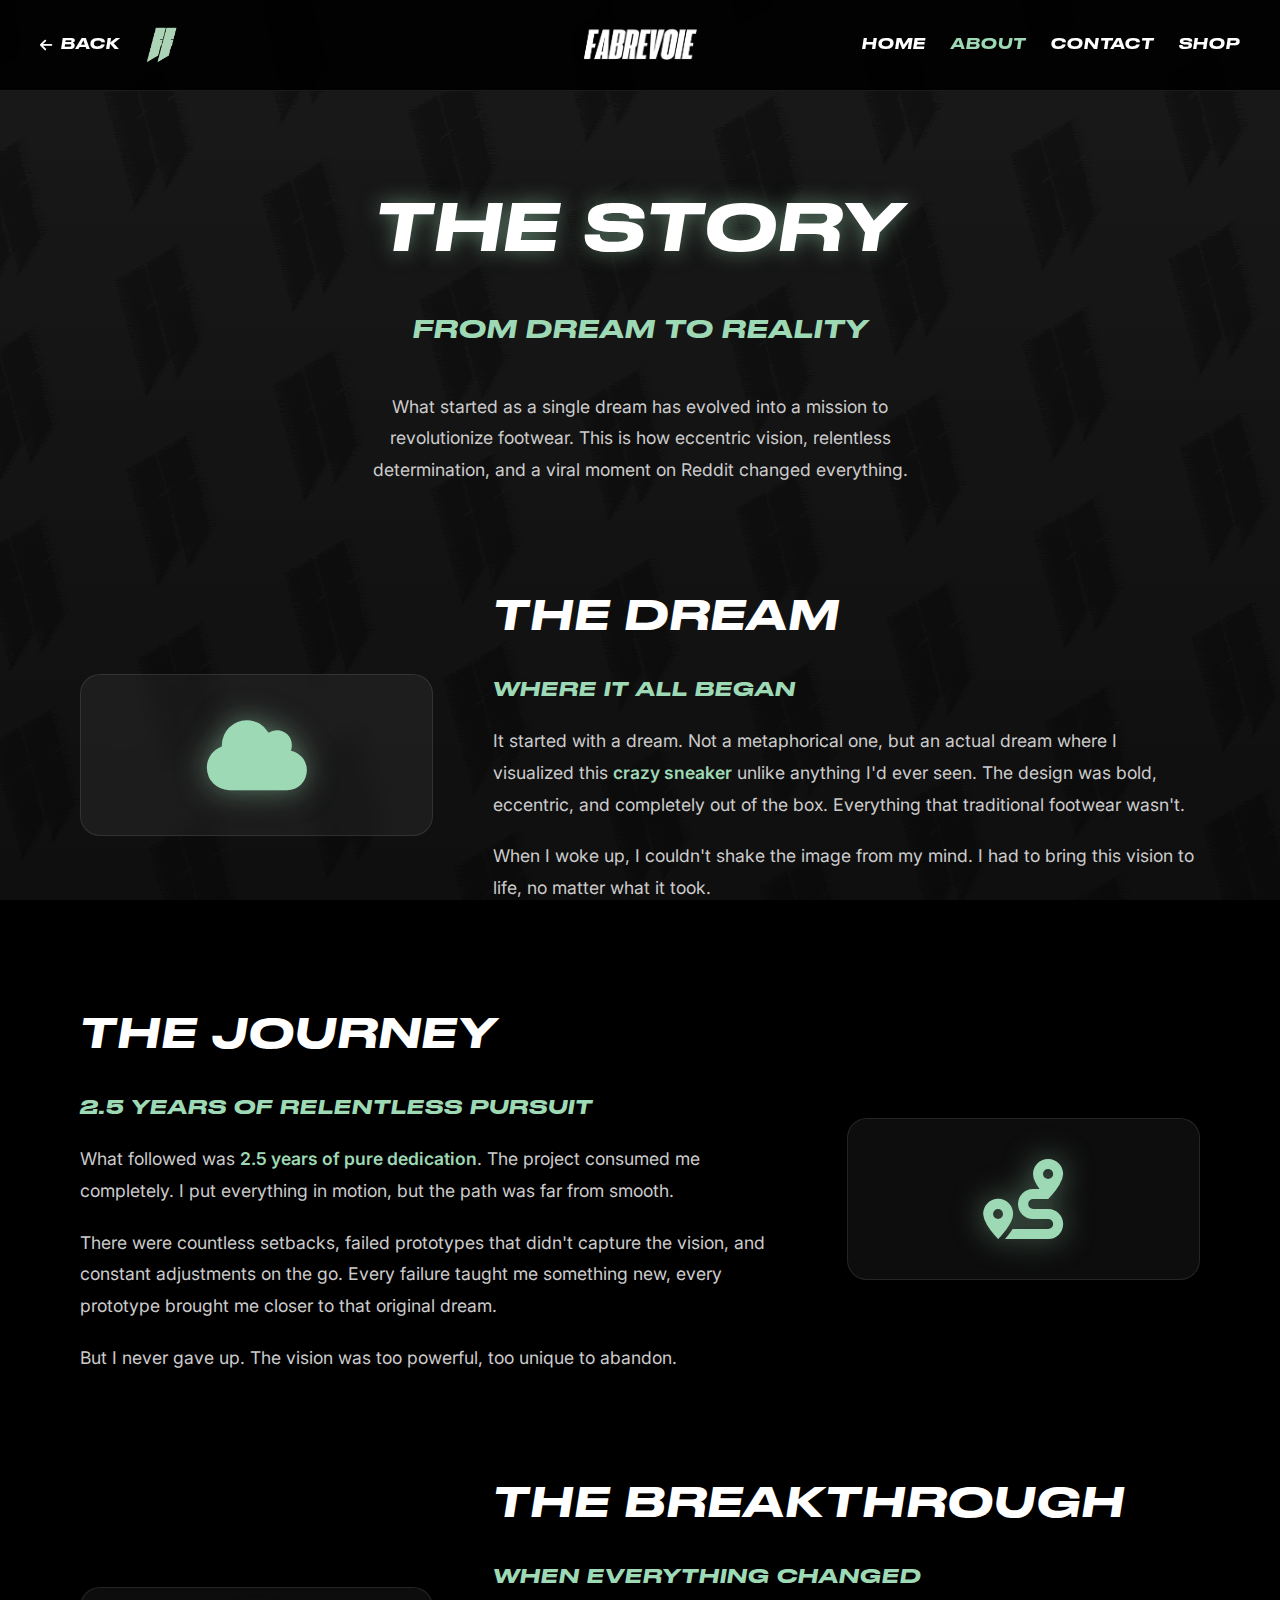
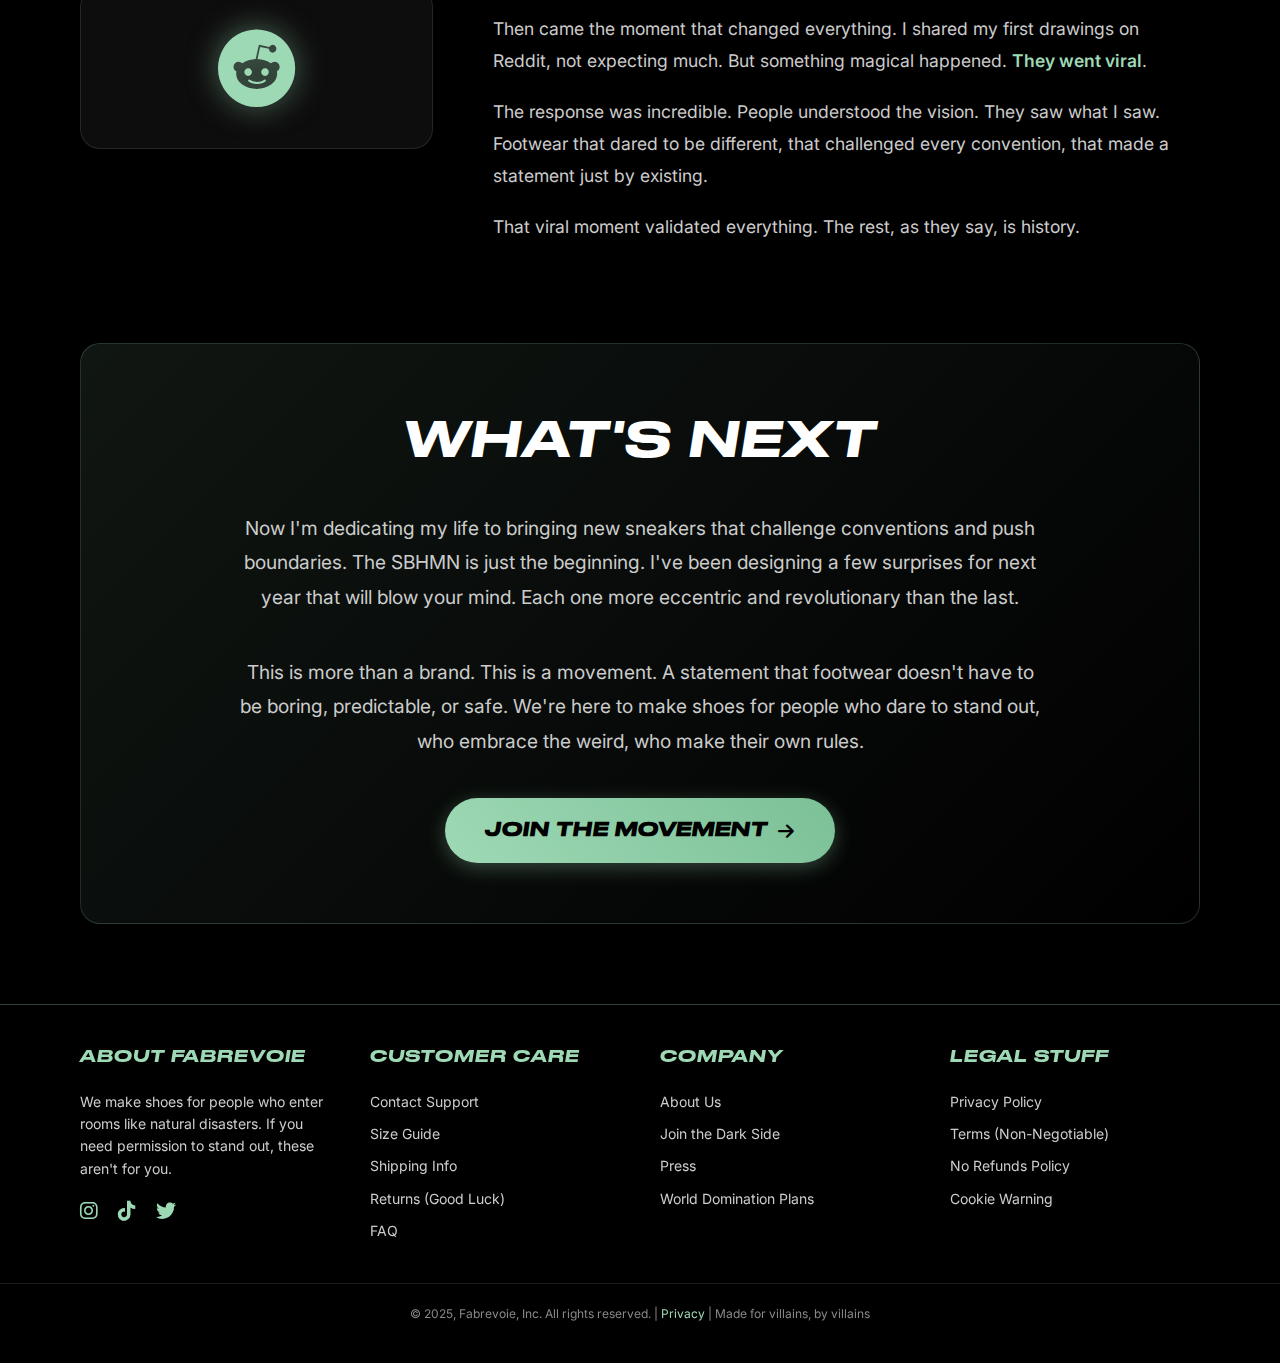
<file: about.html>
<!DOCTYPE html>
<html lang="en" style="background: #000;">
<head>
    <meta charset="UTF-8">
    <meta name="viewport" content="width=device-width, initial-scale=1.0">
    <title>About Us - Fabrevoie</title>
    <meta name="description" content="The story behind Fabrevoie - From a dream to reality. Discover how we're revolutionizing footwear.">
    <link rel="icon" type="image/png" href="assets/images/logo-small.png">
    
    <!-- Font Awesome for icons -->
    <link rel="stylesheet" href="https://cdnjs.cloudflare.com/ajax/libs/font-awesome/6.0.0-beta3/css/all.min.css">
    
    <!-- Google Fonts -->
    <link rel="preconnect" href="https://fonts.googleapis.com">
    <link rel="preconnect" href="https://fonts.gstatic.com" crossorigin>
    <link href="https://fonts.googleapis.com/css2?family=Montserrat:wght@400;600;700;800;900&family=Inter:wght@300;400;500;600&family=Space+Mono:wght@400;700&display=swap" rel="stylesheet">
    
    <!-- Custom Fonts -->
    <style>
    @font-face {
        font-family: 'DrukWide';
        src: url('fonts/DrukWide-MediumItalic-Trial.otf') format('opentype');
        font-weight: normal;
        font-style: italic;
    }
    </style>

    <style>
        :root {
            --color-primary: #9ED9B5;
            --font-headers: 'DrukWide', 'Montserrat', sans-serif;
            --font-body: 'Inter', sans-serif;
            --font-numbers: 'DrukWide', 'Space Mono', monospace;
            --font-primary-weight: normal;
            --font-secondary-weight-normal: 400;
            --font-numbers-weight: normal;
        }

        * {
            margin: 0;
            padding: 0;
            box-sizing: border-box;
        }

        body, html {
            font-family: var(--font-body);
            background-color: #000;
            background-image: 
                linear-gradient(rgba(0, 0, 0, 0.75), rgba(0, 0, 0, 0.85)),
                url('assets/images/pat2.png');
            background-size: cover;
            background-position: center;
            background-repeat: no-repeat;
            background-attachment: fixed;
            color: white;
            line-height: 1.6;
        }

        /* Header */
        .about-header {
            position: fixed;
            top: 0;
            left: 0;
            right: 0;
            z-index: 1000;
            display: flex;
            align-items: center;
            justify-content: space-between;
            padding: 20px 40px;
            background: rgba(0, 0, 0, 0.9);
            backdrop-filter: blur(10px);
            border-bottom: 1px solid rgba(255, 255, 255, 0.1);
        }

        .header-left {
            display: flex;
            align-items: center;
            gap: 20px;
        }

        .back-home {
            background: none;
            border: none;
            color: white;
            font-size: 14px;
            cursor: pointer;
            display: flex;
            align-items: center;
            gap: 8px;
            transition: all 0.3s ease;
            font-family: var(--font-headers);
            font-weight: var(--font-primary-weight);
            text-transform: uppercase;
            letter-spacing: 1px;
            text-decoration: none;
        }

        .back-home:hover {
            color: var(--color-primary);
            transform: translateX(-5px);
        }

        .logo {
            height: 50px;
            filter: brightness(0) saturate(100%) invert(84%) sepia(14%) saturate(437%) hue-rotate(82deg) brightness(95%) contrast(89%);
        }

        .header-center {
            position: absolute;
            left: 50%;
            transform: translateX(-50%);
        }

        .top-logo {
            height: 200px;
            width: auto;
            filter: brightness(0) saturate(100%) invert(100%) sepia(0%) saturate(0%) hue-rotate(0deg) brightness(100%) contrast(100%);
            cursor: pointer;
            transition: transform 0.3s ease;
        }

        .top-logo:hover {
            transform: scale(1.05);
        }

        .header-nav {
            display: flex;
            gap: 25px;
            align-items: center;
        }

        .nav-link {
            font-family: var(--font-headers);
            font-weight: var(--font-primary-weight);
            font-size: 14px;
            color: white;
            text-decoration: none;
            text-transform: uppercase;
            letter-spacing: 1px;
            transition: all 0.3s ease;
        }

        .nav-link:hover {
            color: var(--color-primary);
        }

        .nav-link.active {
            color: var(--color-primary);
        }

        /* Main Content */
        .about-container {
            min-height: 100vh;
            background: rgba(0, 0, 0, 0.6);
            padding-top: 120px;
        }

        .about-content {
            max-width: 1200px;
            margin: 0 auto;
            padding: 60px 40px 80px 40px;
        }

        /* Hero Section */
        .about-hero {
            text-align: center;
            margin-bottom: 100px;
        }

        .about-hero h1 {
            font-family: var(--font-headers);
            font-weight: var(--font-primary-weight);
            font-size: 4rem;
            color: white;
            text-transform: uppercase;
            letter-spacing: 3px;
            margin-bottom: 30px;
            text-shadow: 0 0 20px rgba(158, 217, 181, 0.5);
        }

        .hero-tagline {
            font-family: var(--font-headers);
            font-weight: var(--font-primary-weight);
            font-size: 1.5rem;
            color: var(--color-primary);
            letter-spacing: 1px;
            margin-bottom: 40px;
            text-transform: uppercase;
        }

        .hero-description {
            font-family: var(--font-body);
            font-size: 1.1rem;
            color: #ccc;
            max-width: 600px;
            margin: 0 auto;
            line-height: 1.8;
        }

        /* Story Sections */
        .story-section {
            margin-bottom: 80px;
            display: grid;
            grid-template-columns: 1fr 2fr;
            gap: 60px;
            align-items: center;
        }

        .story-section.reverse {
            grid-template-columns: 2fr 1fr;
        }

        .story-visual {
            display: flex;
            align-items: center;
            justify-content: center;
            background: rgba(255, 255, 255, 0.05);
            border-radius: 20px;
            padding: 40px;
            backdrop-filter: blur(10px);
            border: 1px solid rgba(255, 255, 255, 0.1);
        }

        .story-icon {
            font-size: 5rem;
            color: var(--color-primary);
            text-shadow: 0 0 30px rgba(158, 217, 181, 0.5);
        }

        .story-content h2 {
            font-family: var(--font-headers);
            font-weight: var(--font-primary-weight);
            font-size: 2.5rem;
            color: white;
            text-transform: uppercase;
            letter-spacing: 2px;
            margin-bottom: 25px;
        }

        .story-content h3 {
            font-family: var(--font-headers);
            font-weight: var(--font-primary-weight);
            font-size: 1.2rem;
            color: var(--color-primary);
            text-transform: uppercase;
            letter-spacing: 1px;
            margin-bottom: 20px;
        }

        .story-content p {
            font-family: var(--font-body);
            font-size: 1.1rem;
            color: #ccc;
            line-height: 1.8;
            margin-bottom: 20px;
        }

        .story-content .highlight {
            color: var(--color-primary);
            font-weight: 600;
        }

        /* Future Section */
        .future-section {
            background: linear-gradient(135deg, rgba(158, 217, 181, 0.1), rgba(0, 0, 0, 0.3));
            border-radius: 20px;
            padding: 60px;
            text-align: center;
            border: 1px solid rgba(158, 217, 181, 0.2);
            margin-top: 80px;
            margin-bottom: 0;
        }

        .future-section h2 {
            font-family: var(--font-headers);
            font-weight: var(--font-primary-weight);
            font-size: 3rem;
            color: white;
            text-transform: uppercase;
            letter-spacing: 2px;
            margin-bottom: 30px;
        }

        .future-section p {
            font-family: var(--font-body);
            font-size: 1.2rem;
            color: #ccc;
            line-height: 1.8;
            max-width: 800px;
            margin: 0 auto 40px auto;
        }

        .cta-button {
            background: linear-gradient(45deg, var(--color-primary), #7BC097);
            border: none;
            border-radius: 50px;
            color: #000;
            font-family: var(--font-headers);
            font-weight: 700;
            font-size: 18px;
            letter-spacing: 1px;
            text-transform: uppercase;
            padding: 18px 40px;
            cursor: pointer;
            transition: all 0.3s ease;
            text-decoration: none;
            display: inline-flex;
            align-items: center;
            gap: 10px;
            box-shadow: 0 5px 20px rgba(158, 217, 181, 0.3);
        }

        .cta-button:hover {
            transform: translateY(-3px);
            box-shadow: 0 10px 30px rgba(158, 217, 181, 0.5);
            background: linear-gradient(45deg, #7BC097, var(--color-primary));
        }

        /* Footer */
        .main-footer {
            position: relative;
            width: 100%;
            background: rgba(0, 0, 0, 0.95);
            backdrop-filter: blur(15px);
            border-top: 1px solid rgba(158, 217, 181, 0.3);
            padding: 40px 0;
            margin-top: 0;
        }

        .footer-content {
            max-width: 1200px;
            margin: 0 auto;
            display: grid;
            grid-template-columns: repeat(auto-fit, minmax(250px, 1fr));
            gap: 40px;
            padding: 0 40px;
        }

        .footer-section h4 {
            font-family: var(--font-headers);
            font-weight: var(--font-primary-weight);
            font-size: 1rem;
            color: var(--color-primary);
            text-transform: uppercase;
            letter-spacing: 1px;
            margin-bottom: 20px;
        }

        .footer-section p,
        .footer-section li {
            font-family: var(--font-body);
            font-size: 14px;
            color: #ccc;
            line-height: 1.6;
            margin-bottom: 10px;
        }

        .footer-section ul {
            list-style: none;
            padding: 0;
            margin: 0;
        }

        .footer-section a {
            color: #ccc;
            text-decoration: none;
            transition: color 0.3s ease;
        }

        .footer-section a:hover { 
            color: var(--color-primary); 
        }

        .footer-social {
            display: flex;
            gap: 20px;
            margin-top: 15px;
        }

        .footer-social a {
            color: var(--color-primary);
            font-size: 20px;
            transition: color 0.3s ease;
        }

        .footer-social a:hover { 
            color: #7BC097; 
        }

        .footer-bottom {
            border-top: 1px solid rgba(255, 255, 255, 0.1);
            padding-top: 20px;
            margin-top: 30px;
            text-align: center;
        }

        .footer-bottom p {
            font-family: var(--font-body);
            font-size: 12px;
            color: #888;
            margin: 0;
        }

        .footer-bottom a {
            color: var(--color-primary);
            text-decoration: none;
        }

        .footer-bottom a:hover { 
            text-decoration: underline; 
        }

        /* Mobile Responsiveness */
        @media screen and (max-width: 768px) {
            .about-header {
                padding: 15px 20px;
                flex-direction: column;
                gap: 15px;
                align-items: flex-start;
            }

            .header-center {
                position: relative;
                left: auto;
                transform: none;
                order: -1;
            }

            .top-logo {
                height: 150px;
            }

            .about-content {
                padding: 40px 20px 0 20px;
            }

            .about-hero h1 {
                font-size: 2.5rem;
                letter-spacing: 2px;
            }

            .hero-tagline {
                font-size: 1.2rem;
            }

            .hero-description {
                font-size: 1rem;
            }

            .story-section {
                grid-template-columns: 1fr;
                gap: 40px;
                text-align: center;
            }

            .story-section.reverse {
                grid-template-columns: 1fr;
            }

            .story-content h2 {
                font-size: 2rem;
            }

            .future-section {
                padding: 40px 20px;
            }

            .future-section h2 {
                font-size: 2rem;
            }

            .footer-content {
                grid-template-columns: 1fr;
                gap: 30px;
                padding: 0 20px;
            }
        }

        @media screen and (max-width: 480px) {
            .top-logo {
                height: 50px;
            }

            .about-hero h1 {
                font-size: 2rem;
            }

            .hero-tagline {
                font-size: 1rem;
            }

            .story-content h2 {
                font-size: 1.5rem;
            }

            .future-section h2 {
                font-size: 1.5rem;
            }

            .story-visual {
                padding: 20px;
            }

            .story-icon {
                font-size: 3rem;
            }
        }

        function showAccessDenied() {
            alert('This page? Nah. We don\'t care. We\'re too busy making shoes that cost more than your rent.');
        }
    </style>
</head>
<body>
    <!-- Header -->
    <header class="about-header">
        <div class="header-left">
            <a href="#" class="back-home" onclick="goBack()">
                <i class="fas fa-arrow-left"></i>
                Back
            </a>
            <img src="assets/images/logo-small.png" alt="Fabrevoie Logo" class="logo">
        </div>
        
        <div class="header-center">
            <a href="index.html">
                <img src="assets/images/FNAME.png" alt="Fabrevoie" class="top-logo">
            </a>
        </div>
        
        <nav class="header-nav">
            <a href="index.html" class="nav-link">Home</a>
            <a href="about.html" class="nav-link active">About</a>
            <a href="contact.html" class="nav-link">Contact</a>
            <a href="index.html#shop" class="nav-link">Shop</a>
        </nav>
    </header>

    <!-- Main Content -->
    <div class="about-container">
        <div class="about-content">
            <!-- Hero Section -->
            <section class="about-hero">
                <h1>The Story</h1>
                <p class="hero-tagline">From dream to reality</p>
                <p class="hero-description">
                    What started as a single dream has evolved into a mission to revolutionize footwear. 
                    This is how eccentric vision, relentless determination, and a viral moment 
                    on Reddit changed everything.
                </p>
            </section>

            <!-- The Dream -->
            <section class="story-section">
                <div class="story-visual">
                    <i class="fas fa-cloud story-icon"></i>
                </div>
                <div class="story-content">
                    <h2>The Dream</h2>
                    <h3>Where It All Began</h3>
                    <p>
                        It started with a dream. Not a metaphorical one, but an actual dream where I visualized 
                        this <span class="highlight">crazy sneaker</span> unlike anything I'd ever seen. The design was bold, 
                        eccentric, and completely out of the box. Everything that traditional footwear wasn't.
                    </p>
                    <p>
                        When I woke up, I couldn't shake the image from my mind. I had to bring this vision to life, 
                        no matter what it took.
                    </p>
                </div>
            </section>

            <!-- The Journey -->
            <section class="story-section reverse">
                <div class="story-content">
                    <h2>The Journey</h2>
                    <h3>2.5 Years of Relentless Pursuit</h3>
                    <p>
                        What followed was <span class="highlight">2.5 years of pure dedication</span>. The project consumed me completely. 
                        I put everything in motion, but the path was far from smooth.
                    </p>
                    <p>
                        There were countless setbacks, failed prototypes that didn't capture the vision, 
                        and constant adjustments on the go. Every failure taught me something new, 
                        every prototype brought me closer to that original dream.
                    </p>
                    <p>
                        But I never gave up. The vision was too powerful, too unique to abandon.
                    </p>
                </div>
                <div class="story-visual">
                    <i class="fas fa-route story-icon"></i>
                </div>
            </section>

            <!-- The Breakthrough -->
            <section class="story-section">
                <div class="story-visual">
                    <i class="fab fa-reddit story-icon"></i>
                </div>
                <div class="story-content">
                    <h2>The Breakthrough</h2>
                    <h3>When Everything Changed</h3>
                    <p>
                        Then came the moment that changed everything. I shared my first drawings on Reddit, 
                        not expecting much. But something magical happened. <span class="highlight">They went viral</span>.
                    </p>
                    <p>
                        The response was incredible. People understood the vision. They saw what I saw. 
                        Footwear that dared to be different, that challenged every convention, 
                        that made a statement just by existing.
                    </p>
                    <p>
                        That viral moment validated everything. The rest, as they say, is history.
                    </p>
                </div>
            </section>

            <!-- Future -->
            <section class="future-section">
                <h2>What's Next</h2>
                <p>
                    Now I'm dedicating my life to bringing new sneakers that challenge conventions and push boundaries. 
                    The SBHMN is just the beginning. I've been designing a few surprises for next year that will 
                    blow your mind. Each one more eccentric and revolutionary than the last.
                </p>
                <p>
                    This is more than a brand. This is a movement. A statement that footwear doesn't have to be boring, 
                    predictable, or safe. We're here to make shoes for people who dare to stand out, 
                    who embrace the weird, who make their own rules.
                </p>
                <a href="index.html#shop" class="cta-button">
                    Join the Movement
                    <i class="fas fa-arrow-right"></i>
                </a>
            </section>
        </div>
    </div>

    <!-- Footer -->
    <footer class="main-footer">
        <div class="footer-content">
            <div class="footer-section">
                <h4>About Fabrevoie</h4>
                <p>We make shoes for people who enter rooms like natural disasters. If you need permission to stand out, these aren't for you.</p>
                <div class="footer-social">
                    <a href="https://www.instagram.com/fabrevoie" target="_blank" aria-label="Follow us on Instagram">
                        <i class="fab fa-instagram"></i>
                    </a>
                    <a href="https://www.tiktok.com/@fabrevoie" target="_blank" aria-label="Follow us on TikTok">
                        <i class="fab fa-tiktok"></i>
                    </a>
                    <a href="#" target="_blank" aria-label="Follow us on Twitter">
                        <i class="fab fa-twitter"></i>
                    </a>
                </div>
            </div>

            <div class="footer-section">
                <h4>Customer Care</h4>
                <ul>
                    <li><a href="contact.html">Contact Support</a></li>
                    <li><a href="#" onclick="showAccessDenied()">Size Guide</a></li>
                    <li><a href="shipping.html">Shipping Info</a></li>
                    <li><a href="returns.html">Returns (Good Luck)</a></li>
                    <li><a href="#" onclick="showAccessDenied()">FAQ</a></li>
                </ul>
            </div>

            <div class="footer-section">
                <h4>Company</h4>
                <ul>
                    <li><a href="about.html">About Us</a></li>
                    <li><a href="#" onclick="showAccessDenied()">Join the Dark Side</a></li>
                    <li><a href="#" onclick="showAccessDenied()">Press</a></li>
                    <li><a href="#" onclick="showAccessDenied()">World Domination Plans</a></li>
                </ul>
            </div>

            <div class="footer-section">
                <h4>Legal Stuff</h4>
                <ul>
                    <li><a href="privacy-policy.html">Privacy Policy</a></li>
                    <li><a href="terms.html">Terms (Non-Negotiable)</a></li>
                    <li><a href="returns.html">No Refunds Policy</a></li>
                    <li><a href="#" onclick="showAccessDenied()">Cookie Warning</a></li>
                </ul>
            </div>
        </div>

        <div class="footer-bottom">
            <p>&copy; 2025, Fabrevoie, Inc. All rights reserved. | <a href="privacy-policy.html">Privacy</a> | Made for villains, by villains</p>
        </div>
    </footer>

    <script>
        function showAccessDenied() {
            alert('This page? Nah. We don\'t care. We\'re too busy making shoes that cost more than your rent.');
        }

        function goBack() {
            const referrer = document.referrer;
            if (referrer && referrer.includes(window.location.hostname)) {
                if (referrer.includes('#shop') || referrer.includes('productOverlay')) {
                    window.location.href = 'index.html#shop';
                } else {
                    window.history.back();
                }
            } else {
                window.location.href = 'index.html';
            }
        }
    </script>
</body>
</html>
</file>
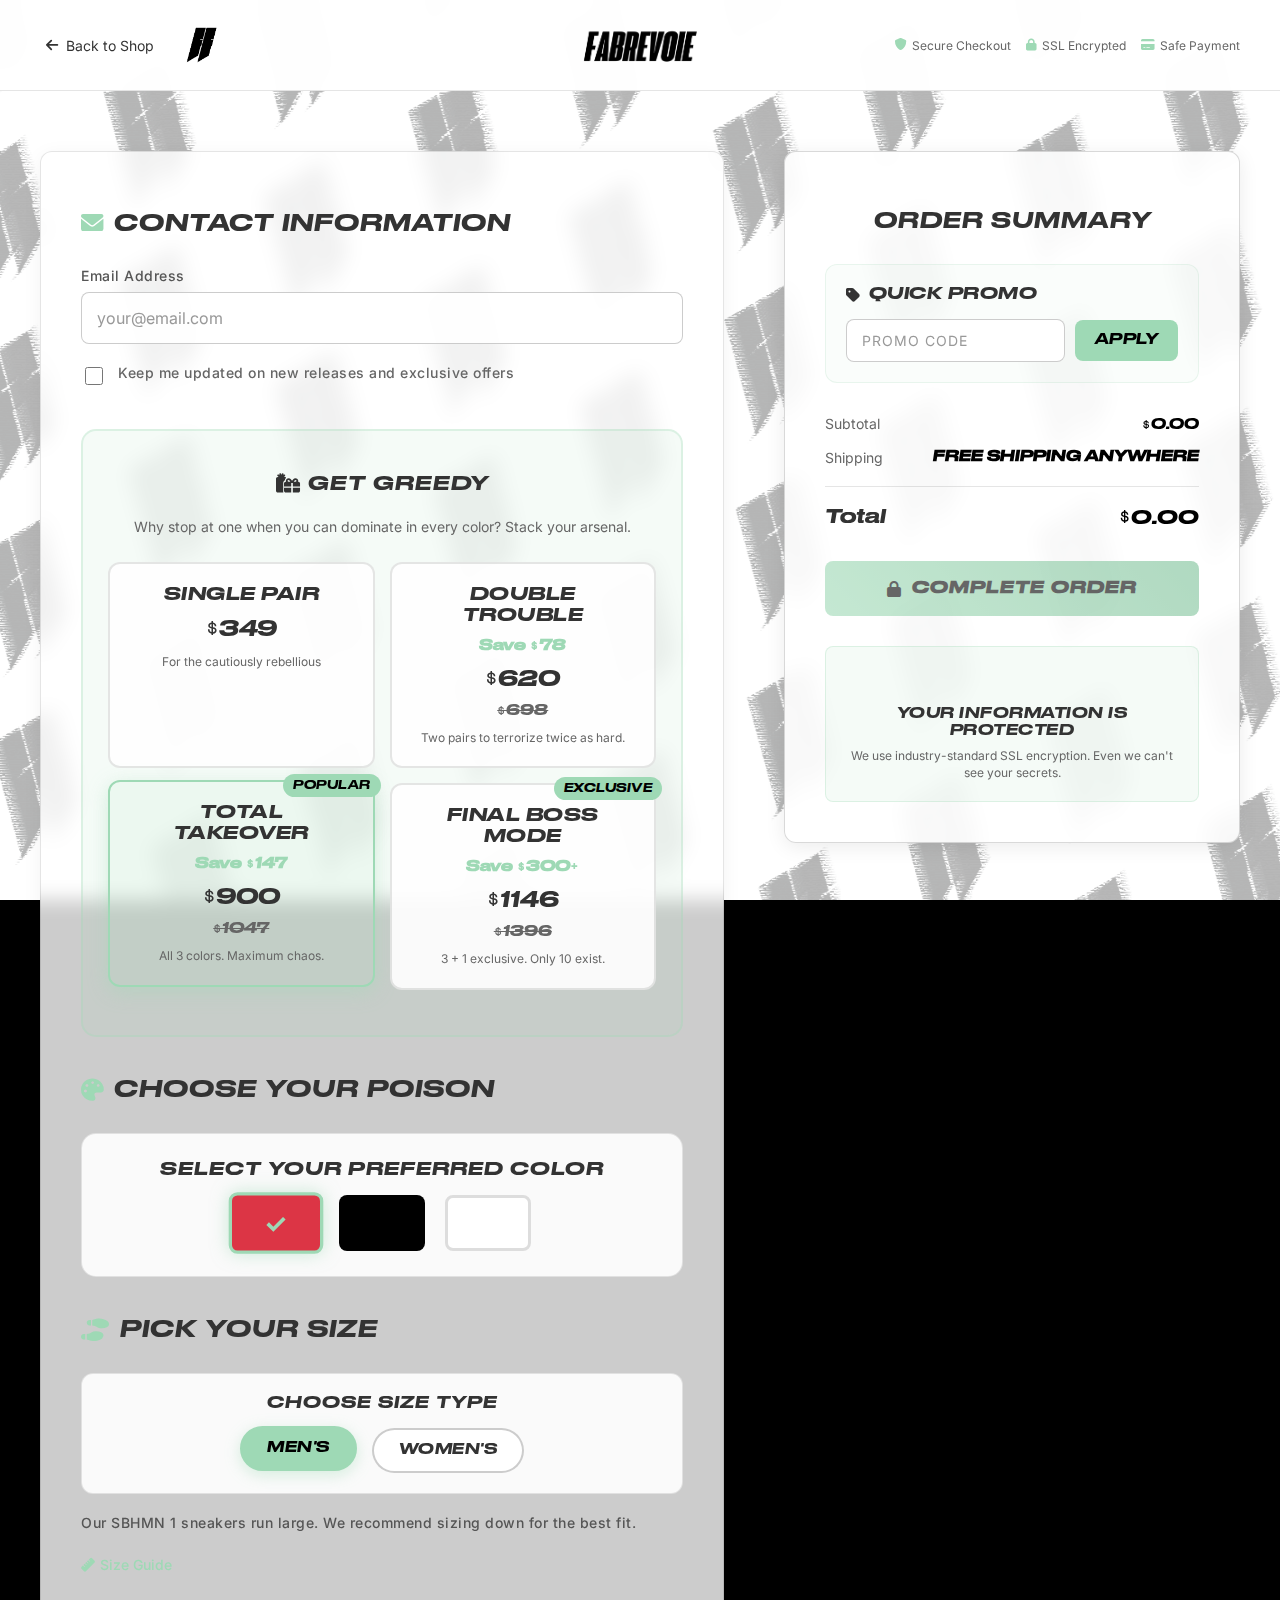
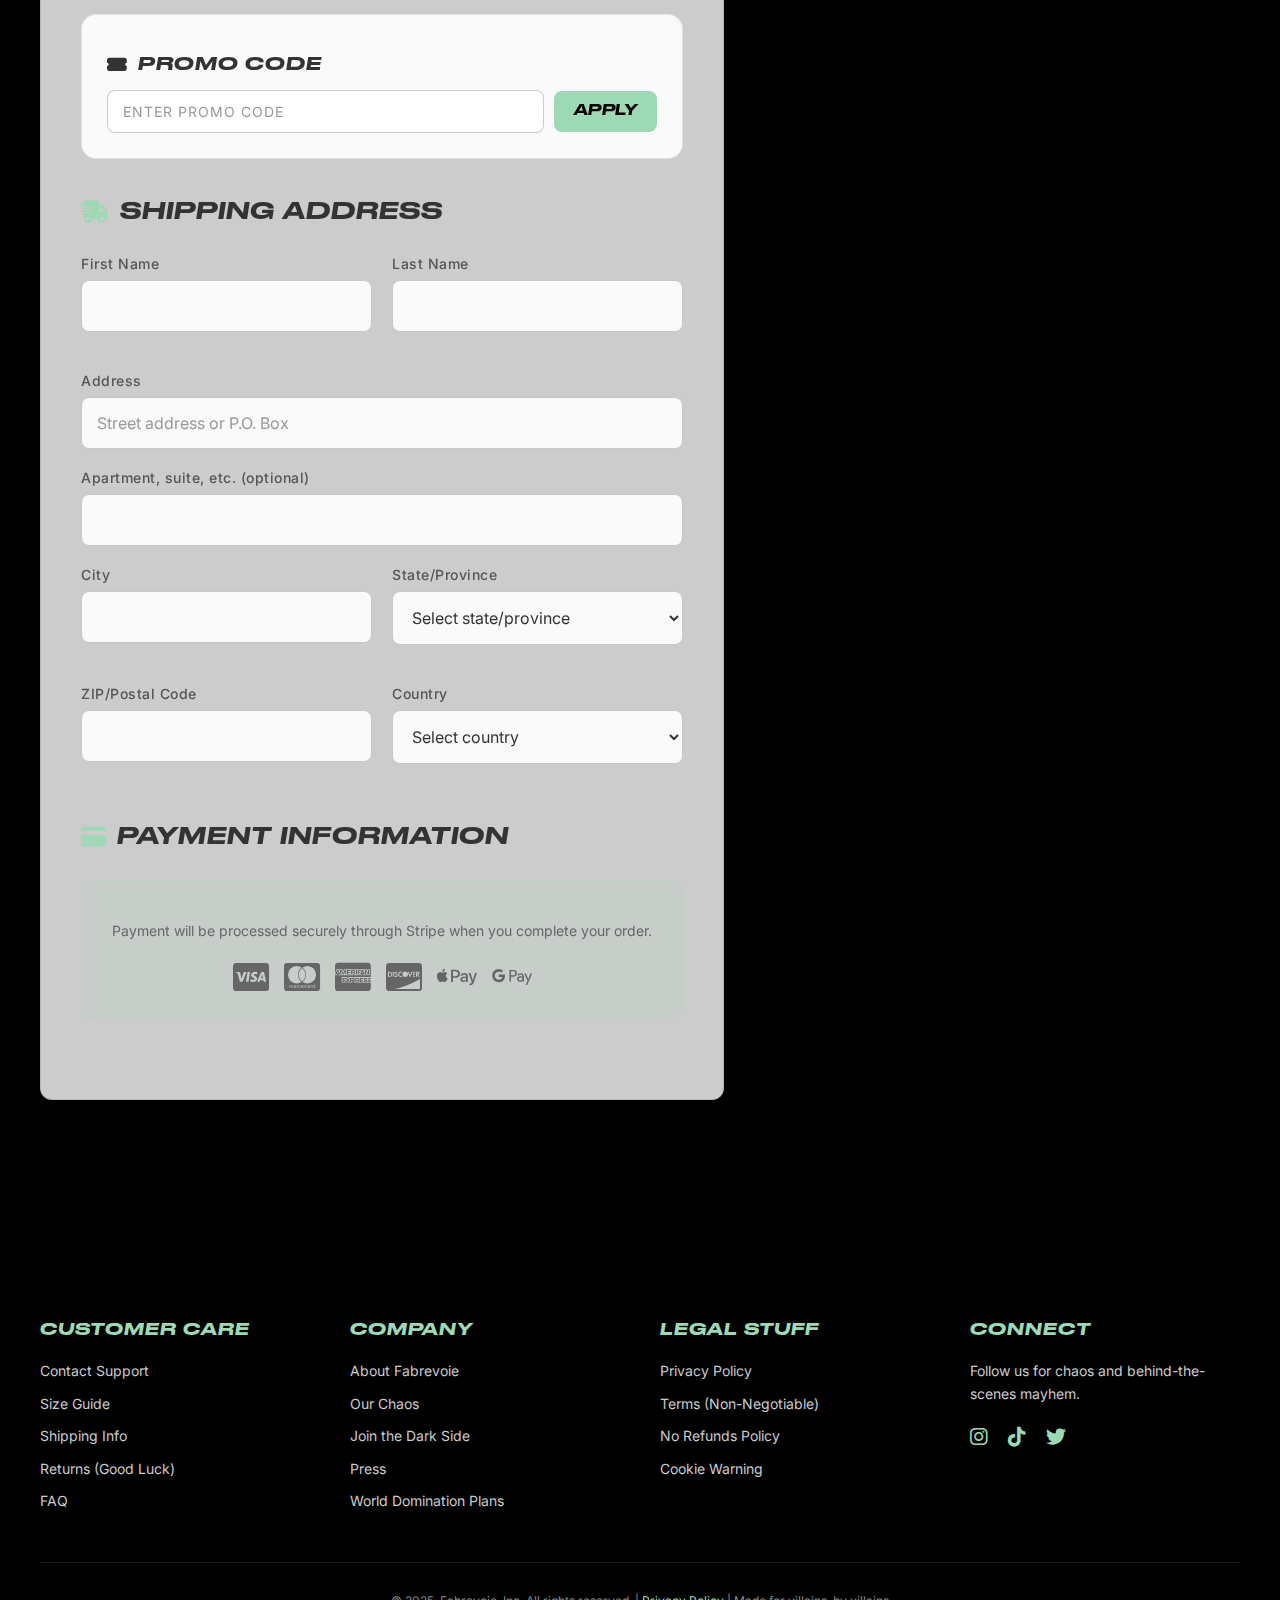
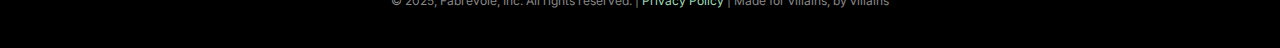
<file: checkout.html>
<!DOCTYPE html>
<html lang="en" style="background: #000;">
<head>
    <meta charset="UTF-8">
    <meta name="viewport" content="width=device-width, initial-scale=1.0">
    <title>Checkout - Fabrevoie</title>
    <meta name="description" content="Secure checkout for Fabrevoie products">

    <!-- Favicon using your logo -->
    <link rel="icon" type="image/png" href="assets/images/logo-small.png">

    <!-- Font Awesome for icons -->
    <link rel="stylesheet" href="https://cdnjs.cloudflare.com/ajax/libs/font-awesome/6.0.0-beta3/css/all.min.css">

    <!-- Google Fonts -->
    <link rel="preconnect" href="https://fonts.googleapis.com">
    <link rel="preconnect" href="https://fonts.gstatic.com" crossorigin>
    <link href="https://fonts.googleapis.com/css2?family=Montserrat:wght@400;600;700;800;900&family=Inter:wght@300;400;500;600&family=Space+Mono:wght@400;700&display=swap" rel="stylesheet">

    <!-- Custom Font -->
    <style>
    @font-face {
        font-family: 'DrukWide';
        src: url('fonts/DrukWide-MediumItalic-Trial.otf') format('opentype');
        font-weight: normal;
        font-style: italic;
    }
    @font-face {
        font-family: 'NumbersFont';
        src: url('fonts/GorgaGrotesque-Bolditalic.ttf') format('truetype');
        font-weight: bold;
        font-style: italic;
    }
    </style>

    <style>
        /* Site Variables */
        :root {
            --color-primary: #9ED9B5;
            --font-headers: 'DrukWide', 'Montserrat', sans-serif;
            --font-body: 'Inter', sans-serif;
            --font-numbers: 'DrukWide', 'Space Mono', monospace;
            --font-primary-weight: normal;
            --font-secondary-weight-normal: 400;
            --font-numbers-weight: normal;
        }

        /* Reset */
        body, html {
            margin: 0;
            padding: 0;
            min-height: 100vh;
            font-family: var(--font-body);
            color: #333;
            background-color: #000;
            background-image: url('assets/images/pat2.png');
            background-size: cover;
            background-position: center;
            background-repeat: no-repeat;
            background-attachment: fixed;
        }

        /* Remove background video and pattern overlay */
        body::before {
            display: none;
        }

        .bg-video {
            display: none;
        }

        /* Checkout Container */
        .checkout-container {
            position: relative;
            z-index: 2;
            min-height: 100vh;
            background: transparent;
        }

        /* Header */
        .checkout-header {
            display: flex;
            align-items: center;
            justify-content: space-between;
            padding: 20px 40px;
            border-bottom: 1px solid rgba(0, 0, 0, 0.1);
            background: rgba(255, 255, 255, 0.98);
            backdrop-filter: blur(10px);
            position: relative;
        }

        .header-left {
            display: flex;
            align-items: center;
            gap: 20px;
        }

        .back-to-shop {
            background: none;
            border: none;
            color: #333;
            font-size: 14px;
            cursor: pointer;
            display: flex;
            align-items: center;
            gap: 8px;
            transition: all 0.3s ease;
            font-family: var(--font-body);
        }

        .back-to-shop:hover {
            color: var(--color-primary);
            transform: translateX(-5px);
        }

        .header-logos {
            display: flex;
            align-items: center;
            gap: 15px;
        }

        .logo {
            height: 50px;
            filter: brightness(0) saturate(100%) invert(0%) sepia(0%) saturate(0%) hue-rotate(0deg) brightness(0%) contrast(100%);
        }

        .header-center {
            position: absolute;
            left: 50%;
            transform: translateX(-50%);
        }

        .top-logo {
            height: 200px;
            width: auto;
            filter: brightness(0) saturate(100%) invert(0%) sepia(0%) saturate(0%) hue-rotate(0deg) brightness(0%) contrast(100%);
            cursor: pointer;
            transition: transform 0.3s ease;
        }

        .top-logo:hover {
            transform: scale(1.05);
        }

        .security-badges {
            display: flex;
            align-items: center;
            gap: 15px;
            font-size: 12px;
            color: #666;
        }

        .security-badge {
            display: flex;
            align-items: center;
            gap: 5px;
        }

        .security-badge i {
            color: var(--color-primary);
        }

        /* Main Content */
        .checkout-main {
            display: grid;
            grid-template-columns: 1.2fr 0.8fr;
            max-width: 1200px;
            margin: 0 auto;
            gap: 60px;
            padding: 60px 40px;
        }

        /* Left Column - Forms */
        .checkout-left {
            background: rgba(255, 255, 255, 0.8);
            border: 1px solid rgba(0, 0, 0, 0.1);
            border-radius: 12px;
            padding: 40px;
            backdrop-filter: blur(10px);
            box-shadow: 0 4px 20px rgba(0, 0, 0, 0.05);
        }

        .section-title {
            font-family: var(--font-headers);
            font-weight: var(--font-primary-weight);
            font-size: 1.4rem;
            color: #333;
            text-transform: uppercase;
            letter-spacing: 1px;
            margin-bottom: 30px;
            display: flex;
            align-items: center;
            gap: 10px;
        }

        .section-title i {
            color: var(--color-primary);
        }

        .form-section {
            margin-bottom: 40px;
        }

        .form-row {
            display: grid;
            grid-template-columns: 1fr 1fr;
            gap: 20px;
            margin-bottom: 20px;
        }

        .form-group {
            margin-bottom: 20px;
        }

        .form-group.full-width {
            grid-column: 1 / -1;
        }

        label {
            display: block;
            font-family: var(--font-body);
            font-weight: 500;
            font-size: 14px;
            color: #555;
            margin-bottom: 8px;
            letter-spacing: 0.5px;
        }

        input, select {
            width: 100%;
            padding: 15px;
            border: 1px solid rgba(0, 0, 0, 0.2);
            border-radius: 8px;
            background: rgba(255, 255, 255, 0.9);
            color: #333;
            font-family: var(--font-body);
            font-size: 16px;
            transition: all 0.3s ease;
            box-sizing: border-box;
        }

        input:focus, select:focus {
            outline: none;
            border-color: var(--color-primary);
            background: rgba(255, 255, 255, 1);
            box-shadow: 0 0 0 3px rgba(158, 217, 181, 0.2);
        }

        input::placeholder {
            color: #999;
        }

        /* Payment Notice styling */
        .payment-notice {
            background: rgba(158, 217, 181, 0.1);
            border: 1px solid rgba(158, 217, 181, 0.3);
            border-radius: 12px;
            padding: 25px;
            text-align: center;
        }

        .payment-notice p {
            font-family: var(--font-body);
            font-size: 14px;
            color: #666;
            margin-bottom: 20px;
            line-height: 1.5;
        }

        .payment-methods {
            display: flex;
            justify-content: center;
            gap: 15px;
            flex-wrap: wrap;
        }

        .payment-methods i {
            font-size: 32px;
            color: #666;
            transition: color 0.3s ease;
        }

        .payment-methods i:hover {
            color: var(--color-primary);
        }

        /* Color selector with rectangle styling and text */
        .color-selection-section {
            margin-top: 20px;
            padding: 25px;
            background: rgba(255, 255, 255, 0.9);
            border-radius: 15px;
            border: 1px solid rgba(0, 0, 0, 0.1);
        }

        .color-selection-title {
            font-family: var(--font-headers);
            font-weight: var(--font-primary-weight);
            font-size: 1.1rem;
            color: #333;
            text-transform: uppercase;
            letter-spacing: 1px;
            margin-bottom: 15px;
            text-align: center;
        }

        .color-selector {
            display: flex;
            gap: 20px;
            justify-content: center;
            align-items: center;
        }

        .color-option {
            width: 80px;
            height: 50px;
            border-radius: 8px;
            cursor: pointer;
            border: 3px solid transparent;
            transition: all 0.3s ease;
            position: relative;
            display: flex;
            align-items: center;
            justify-content: center;
        }

        .color-option.active {
            border-color: var(--color-primary);
            transform: scale(1.1);
            box-shadow: 0 0 15px rgba(158, 217, 181, 0.5);
        }

        .color-option.red {
            background: #dc3545;
        }

        .color-option.black {
            background: #000000;
        }

        .color-option.white {
            background: #ffffff;
            border: 3px solid #ddd;
        }

        .color-option.white.active {
            border-color: var(--color-primary);
        }

        /* Check mark for active color instead of dot */
        .color-option::after {
            content: '✓';
            position: absolute;
            font-size: 24px;
            font-weight: bold;
            color: var(--color-primary);
            opacity: 0;
            transition: opacity 0.3s ease;
        }

        .color-option.active::after {
            opacity: 1;
        }

        .color-option.white::after {
            color: #333; /* Dark check for white background */
        }

        /* Size type selection (Men's/Women's) */
        .size-type-selection {
            margin-bottom: 20px;
            padding: 20px;
            background: rgba(255, 255, 255, 0.9);
            border-radius: 12px;
            border: 1px solid rgba(0, 0, 0, 0.1);
        }

        .size-type-title {
            font-family: var(--font-headers);
            font-weight: var(--font-primary-weight);
            font-size: 1rem;
            color: #333;
            text-transform: uppercase;
            letter-spacing: 1px;
            margin-bottom: 15px;
            text-align: center;
        }

        .size-type-options {
            display: flex;
            gap: 15px;
            justify-content: center;
        }

        .size-type-option {
            background: rgba(255, 255, 255, 0.9);
            border: 2px solid rgba(0, 0, 0, 0.2);
            border-radius: 25px;
            color: #333;
            font-family: var(--font-headers);
            font-weight: var(--font-primary-weight);
            font-size: 14px;
            padding: 12px 25px;
            text-align: center;
            cursor: pointer;
            transition: all 0.3s ease;
            user-select: none;
            text-transform: uppercase;
            letter-spacing: 0.5px;
        }

        .size-type-option:hover {
            border-color: var(--color-primary);
            background: rgba(158, 217, 181, 0.1);
            transform: translateY(-2px);
        }

        .size-type-option.selected {
            border-color: var(--color-primary);
            background: var(--color-primary);
            color: #000;
            transform: translateY(-2px);
            box-shadow: 0 4px 15px rgba(158, 217, 181, 0.4);
        }

        /* Size selector styling - sizes 4-14 */
        .size-selector {
            display: grid;
            grid-template-columns: repeat(auto-fit, minmax(80px, 1fr));
            gap: 10px;
            margin-top: 15px;
        }

        .size-option {
            background: rgba(255, 255, 255, 0.9);
            border: 2px solid rgba(0, 0, 0, 0.2);
            border-radius: 8px;
            color: #333;
            font-family: var(--font-numbers);
            font-weight: var(--font-numbers-weight);
            font-size: 14px;
            padding: 12px 8px;
            text-align: center;
            cursor: pointer;
            transition: all 0.3s ease;
            user-select: none;
            position: relative;
            display: flex;
            align-items: center;
            justify-content: center;
            gap: 8px;
        }

        .size-option:hover {
            border-color: var(--color-primary);
            background: rgba(158, 217, 181, 0.1);
            transform: translateY(-2px);
        }

        .size-option.selected {
            border-color: var(--color-primary);
            background: var(--color-primary);
            color: #000;
            transform: translateY(-2px);
            box-shadow: 0 4px 15px rgba(158, 217, 181, 0.4);
        }

        .size-add-btn {
            background: var(--color-primary);
            border: none;
            border-radius: 50%;
            color: #000;
            width: 24px;
            height: 24px;
            font-size: 16px;
            font-weight: bold;
            cursor: pointer;
            transition: all 0.3s ease;
            display: flex;
            align-items: center;
            justify-content: center;
            margin-left: auto;
        }

        .size-add-btn:hover {
            background: #7BC097;
            transform: scale(1.1);
        }

        .size-guide-link {
            color: var(--color-primary);
            text-decoration: none;
            font-size: 14px;
            font-weight: 500;
            margin-top: 10px;
            display: inline-flex;
            align-items: center;
            gap: 5px;
            transition: all 0.3s ease;
        }

        .size-guide-link:hover {
            color: #7BC097;
            text-decoration: underline;
        }

        /* Size Guide Modal */
        .size-guide-modal {
            position: fixed;
            top: 0;
            left: 0;
            width: 100%;
            height: 100%;
            background: rgba(0, 0, 0, 0.8);
            z-index: 10000;
            display: none;
            align-items: center;
            justify-content: center;
            padding: 20px;
            box-sizing: border-box;
        }

        .size-guide-modal.active {
            display: flex;
        }

        .size-guide-content {
            background: white;
            border-radius: 15px;
            max-width: 800px;
            width: 100%;
            max-height: 90vh;
            overflow-y: auto;
            position: relative;
        }

        .size-guide-header {
            display: flex;
            justify-content: space-between;
            align-items: center;
            padding: 30px 30px 20px 30px;
            border-bottom: 1px solid #eee;
        }

        .size-guide-header h3 {
            font-family: var(--font-headers);
            font-weight: var(--font-primary-weight);
            font-size: 1.5rem;
            color: #333;
            text-transform: uppercase;
            letter-spacing: 1px;
            margin: 0;
        }

        .close-modal {
            background: none;
            border: none;
            font-size: 30px;
            color: #666;
            cursor: pointer;
            transition: color 0.3s ease;
            padding: 0;
            width: 40px;
            height: 40px;
            display: flex;
            align-items: center;
            justify-content: center;
        }

        .close-modal:hover {
            color: #333;
        }

        .size-guide-body {
            padding: 30px;
        }

        .size-chart {
            width: 100%;
            border-collapse: collapse;
            margin-bottom: 30px;
            font-family: var(--font-body);
        }

        .size-chart th {
            background: #f8f9fa;
            color: #333;
            font-weight: 600;
            padding: 15px 10px;
            border: 1px solid #dee2e6;
            text-align: center;
            font-size: 14px;
        }

        .size-chart td {
            padding: 12px 10px;
            border: 1px solid #dee2e6;
            text-align: center;
            font-size: 14px;
            color: #333;
        }

        .size-chart tbody tr:nth-child(even) {
            background: #f8f9fa;
        }

        .size-chart tbody tr:hover {
            background: rgba(158, 217, 181, 0.1);
        }

        /* Checkbox styling */
        .checkbox-group {
            display: flex;
            align-items: center;
            gap: 12px;
            margin-top: 20px;
        }

        .checkbox {
            width: 18px;
            height: 18px;
            accent-color: var(--color-primary);
        }

        .checkbox-label {
            font-size: 14px;
            color: #666;
            cursor: pointer;
        }

        /* Bundle Selection with matching names and rebellious tone */
        .bundle-selection {
            margin-top: 30px;
            padding: 25px;
            background: rgba(158, 217, 181, 0.1);
            border-radius: 15px;
            border: 2px solid rgba(158, 217, 181, 0.3);
        }

        .bundle-title {
            font-family: var(--font-headers);
            font-weight: var(--font-primary-weight);
            font-size: 1.2rem;
            color: #333;
            text-transform: uppercase;
            letter-spacing: 1px;
            margin-bottom: 20px;
            text-align: center;
        }

        .bundle-subtitle {
            font-family: var(--font-body);
            font-size: 14px;
            color: #666;
            text-align: center;
            margin-bottom: 25px;
            line-height: 1.5;
        }

        .bundle-options {
            display: grid;
            grid-template-columns: repeat(auto-fit, minmax(200px, 1fr));
            gap: 15px;
            margin-bottom: 20px;
        }

        .bundle-option {
            background: rgba(255, 255, 255, 0.9);
            border: 2px solid rgba(0, 0, 0, 0.1);
            border-radius: 12px;
            padding: 20px;
            cursor: pointer;
            transition: all 0.3s ease;
            text-align: center;
            position: relative;
        }

        .bundle-option:hover {
            border-color: var(--color-primary);
            transform: translateY(-3px);
            box-shadow: 0 5px 20px rgba(158, 217, 181, 0.3);
        }

        .bundle-option.selected {
            border-color: var(--color-primary);
            background: rgba(158, 217, 181, 0.1);
            transform: translateY(-3px);
            box-shadow: 0 5px 20px rgba(158, 217, 181, 0.4);
        }

        .bundle-option-title {
            font-family: var(--font-headers);
            font-weight: var(--font-primary-weight);
            font-size: 1.1rem;
            color: #333;
            text-transform: uppercase;
            letter-spacing: 0.5px;
            margin-bottom: 8px;
        }

        .bundle-option-savings {
            font-family: var(--font-numbers);
            font-weight: var(--font-numbers-weight);
            font-size: 0.9rem;
            color: var(--color-primary);
            font-weight: 700;
            margin-bottom: 8px;
        }

        .bundle-option-price {
            font-family: var(--font-numbers);
            font-weight: var(--font-numbers-weight);
            font-size: 1.3rem;
            color: #333;
            margin-bottom: 5px;
        }

        .bundle-option-original {
            font-family: var(--font-numbers);
            font-size: 0.9rem;
            color: #666;
            text-decoration: line-through;
        }

        .bundle-option-description {
            font-family: var(--font-body);
            font-size: 12px;
            color: #666;
            margin-top: 10px;
            line-height: 1.4;
        }

        .bundle-badge {
            position: absolute;
            top: -8px;
            right: -8px;
            background: var(--color-primary);
            color: #000;
            font-family: var(--font-headers);
            font-weight: var(--font-primary-weight);
            font-size: 11px;
            padding: 5px 10px;
            border-radius: 15px;
            text-transform: uppercase;
            letter-spacing: 0.5px;
        }

        /* Promo Code Section */
        .promo-section {
            margin-top: 30px;
            padding: 25px;
            background: rgba(255, 255, 255, 0.9);
            border-radius: 15px;
            border: 1px solid rgba(0, 0, 0, 0.1);
        }

        .promo-title {
            font-family: var(--font-headers);
            font-weight: var(--font-primary-weight);
            font-size: 1.1rem;
            color: #333;
            text-transform: uppercase;
            letter-spacing: 1px;
            margin-bottom: 15px;
            display: flex;
            align-items: center;
            gap: 10px;
        }

        .promo-input-group {
            display: flex;
            gap: 10px;
            align-items: center;
        }

        .promo-input {
            flex: 1;
            padding: 12px 15px;
            border: 1px solid rgba(0, 0, 0, 0.2);
            border-radius: 8px;
            background: white;
            font-family: var(--font-body);
            font-size: 14px;
            text-transform: uppercase;
            letter-spacing: 1px;
        }

        .promo-input:focus {
            outline: none;
            border-color: var(--color-primary);
            box-shadow: 0 0 0 3px rgba(158, 217, 181, 0.2);
        }

        .apply-promo-btn {
            background: var(--color-primary);
            border: none;
            border-radius: 8px;
            color: #000;
            font-family: var(--font-headers);
            font-weight: var(--font-primary-weight);
            font-size: 14px;
            letter-spacing: 0.5px;
            text-transform: uppercase;
            padding: 12px 20px;
            cursor: pointer;
            transition: all 0.3s ease;
            white-space: nowrap;
        }

        .apply-promo-btn:hover {
            background: #7BC097;
            transform: translateY(-2px);
        }

        .promo-message {
            margin-top: 10px;
            font-size: 12px;
            padding: 8px 12px;
            border-radius: 6px;
            display: none;
        }

        .promo-message.success {
            background: rgba(158, 217, 181, 0.2);
            color: var(--color-primary);
            border: 1px solid rgba(158, 217, 181, 0.5);
        }

        .promo-message.error {
            background: rgba(255, 107, 107, 0.2);
            color: #ff6b6b;
            border: 1px solid rgba(255, 107, 107, 0.5);
        }

        /* Right Column - Order Summary */
        .checkout-right {
            background: rgba(255, 255, 255, 0.9);
            border: 1px solid rgba(0, 0, 0, 0.15);
            border-radius: 12px;
            padding: 40px;
            backdrop-filter: blur(10px);
            height: fit-content;
            position: sticky;
            top: 40px;
            box-shadow: 0 4px 20px rgba(0, 0, 0, 0.08);
            max-height: 80vh;
            overflow: hidden;
            transition: overflow-y 0.3s ease;
        }

        .checkout-right:hover {
            overflow-y: auto;
        }

        .checkout-right::-webkit-scrollbar {
            display: none;
        }

        .order-summary-title {
            font-family: var(--font-headers);
            font-weight: var(--font-primary-weight);
            font-size: 1.3rem;
            color: #333;
            text-transform: uppercase;
            letter-spacing: 1px;
            margin-bottom: 30px;
            text-align: center;
        }

        /* Product item with minus button */
        .product-item {
            display: flex;
            gap: 20px;
            margin-bottom: 20px;
            padding-bottom: 20px;
            border-bottom: 1px solid rgba(0, 0, 0, 0.1);
            position: relative;
        }

        .product-item:last-of-type {
            border-bottom: none;
            margin-bottom: 30px;
        }

        .product-image {
            width: 80px;
            height: 80px;
            border-radius: 8px;
            object-fit: cover;
            border: 1px solid rgba(0, 0, 0, 0.1);
        }

        .product-details {
            flex: 1;
        }

        .product-name {
            font-family: var(--font-headers);
            font-weight: var(--font-primary-weight);
            font-size: 1rem;
            color: #333;
            margin-bottom: 8px;
            letter-spacing: 0.5px;
        }

        .product-variant {
            font-size: 13px;
            color: #666;
            margin-bottom: 6px;
            text-transform: capitalize;
        }

        .product-size {
            font-size: 13px;
            color: #666;
            margin-bottom: 8px;
            font-family: var(--font-numbers);
            font-weight: var(--font-numbers-weight);
        }

        .product-price {
            font-family: var(--font-numbers);
            font-weight: var(--font-numbers-weight);
            font-size: 1rem;
            color: #000;
        }

        .product-quantity {
            background: rgba(158, 217, 181, 0.1);
            border: 1px solid rgba(158, 217, 181, 0.3);
            border-radius: 20px;
            padding: 4px 12px;
            font-size: 12px;
            color: var(--color-primary);
            font-weight: 600;
            display: inline-block;
            margin-bottom: 8px;
        }

        /* Quantity controls with minus button */
        .quantity-controls {
            display: flex;
            align-items: center;
            gap: 10px;
            margin-top: 8px;
        }

        .quantity-btn {
            background: var(--color-primary);
            border: none;
            border-radius: 50%;
            color: #000;
            width: 24px;
            height: 24px;
            font-size: 16px;
            font-weight: bold;
            cursor: pointer;
            transition: all 0.3s ease;
            display: flex;
            align-items: center;
            justify-content: center;
        }

        .quantity-btn:hover {
            background: #7BC097;
            transform: scale(1.1);
        }

        .quantity-btn.minus {
            background: #ff6b6b;
        }

        .quantity-btn.minus:hover {
            background: #ff5252;
        }

        .quantity-display {
            font-family: var(--font-numbers);
            font-weight: var(--font-numbers-weight);
            font-size: 14px;
            color: #333;
            min-width: 20px;
            text-align: center;
        }

        /* Order Summary Promo Section */
        .order-promo-section {
            margin-bottom: 30px;
            padding: 20px;
            background: rgba(158, 217, 181, 0.05);
            border-radius: 12px;
            border: 1px solid rgba(158, 217, 181, 0.2);
        }

        .order-promo-title {
            font-family: var(--font-headers);
            font-weight: var(--font-primary-weight);
            font-size: 1rem;
            color: #333;
            text-transform: uppercase;
            letter-spacing: 0.5px;
            margin-bottom: 15px;
            display: flex;
            align-items: center;
            gap: 8px;
        }

        .order-totals {
            margin-top: 30px;
        }

        .total-row {
            display: flex;
            justify-content: space-between;
            align-items: center;
            margin-bottom: 15px;
            font-family: var(--font-body);
        }

        .total-row.subtotal {
            color: #666;
            font-size: 14px;
        }

        .total-row.subtotal span:last-child {
            font-family: var(--font-numbers);
            font-weight: var(--font-numbers-weight);
            color: #000;
        }

        .total-row.shipping {
            color: #666;
            font-size: 14px;
        }

        .total-row.shipping span:last-child {
            font-family: var(--font-numbers);
            font-weight: var(--font-numbers-weight);
            color: #000;
            font-weight: 600;
        }

        .total-row.discount {
            color: var(--color-primary);
            font-size: 14px;
        }

        .total-row.discount span:last-child {
            font-family: var(--font-numbers);
            font-weight: var(--font-numbers-weight);
            color: var(--color-primary);
        }

        .total-row.total {
            font-family: var(--font-headers);
            font-weight: var(--font-primary-weight);
            font-size: 1.2rem;
            color: #333;
            border-top: 1px solid rgba(0, 0, 0, 0.1);
            padding-top: 15px;
            margin-top: 20px;
        }

        .total-price {
            font-family: var(--font-numbers);
            font-weight: var(--font-numbers-weight);
            color: #000;
        }

        /* Complete Order Button */
        .complete-order-btn {
            width: 100%;
            padding: 18px;
            background: linear-gradient(45deg, var(--color-primary), #7BC097);
            border: none;
            border-radius: 8px;
            color: #000;
            font-family: var(--font-headers);
            font-weight: 700;
            font-size: 16px;
            letter-spacing: 1px;
            text-transform: uppercase;
            cursor: pointer;
            transition: all 0.3s ease;
            margin-top: 30px;
            display: flex;
            align-items: center;
            justify-content: center;
            gap: 10px;
        }

        .complete-order-btn:hover {
            transform: translateY(-2px);
            box-shadow: 0 10px 30px rgba(158, 217, 181, 0.4);
            background: linear-gradient(45deg, #7BC097, var(--color-primary));
        }

        .complete-order-btn:disabled {
            opacity: 0.6;
            cursor: not-allowed;
            transform: none;
        }

        /* Security Notice */
        .security-notice {
            background: rgba(158, 217, 181, 0.1);
            border: 1px solid rgba(158, 217, 181, 0.3);
            border-radius: 8px;
            padding: 20px;
            margin-top: 30px;
            text-align: center;
        }

        .security-notice i {
            font-size: 24px;
            color: var(--color-primary);
            margin-bottom: 10px;
        }

        .security-notice h4 {
            font-family: var(--font-headers);
            font-weight: var(--font-primary-weight);
            color: #333;
            margin-bottom: 8px;
            font-size: 14px;
            text-transform: uppercase;
            letter-spacing: 0.5px;
        }

        .security-notice p {
            font-size: 12px;
            color: #666;
            margin: 0;
            line-height: 1.4;
        }

        /* Footer */
        .checkout-footer {
            background: rgba(0, 0, 0, 0.9);
            color: white;
            padding: 60px 40px 40px 40px;
            margin-top: 80px;
        }

        .footer-content {
            max-width: 1200px;
            margin: 0 auto;
            display: grid;
            grid-template-columns: repeat(auto-fit, minmax(250px, 1fr));
            gap: 40px;
            margin-bottom: 40px;
        }

        .footer-section h4 {
            font-family: var(--font-headers);
            font-weight: var(--font-primary-weight);
            font-size: 1rem;
            color: var(--color-primary);
            text-transform: uppercase;
            letter-spacing: 1px;
            margin-bottom: 20px;
        }

        .footer-section p,
        .footer-section li {
            font-family: var(--font-body);
            font-size: 14px;
            color: #ccc;
            line-height: 1.6;
            margin-bottom: 10px;
        }

        .footer-section ul {
            list-style: none;
            padding: 0;
            margin: 0;
        }

        .footer-section a {
            color: #ccc;
            text-decoration: none;
            transition: color 0.3s ease;
        }

        .footer-section a:hover {
            color: var(--color-primary);
        }

        .footer-social {
            display: flex;
            gap: 20px;
            margin-top: 20px;
        }

        .footer-social a {
            color: var(--color-primary);
            font-size: 20px;
            transition: color 0.3s ease;
        }

        .footer-social a:hover {
            color: #7BC097;
        }

        .footer-bottom {
            border-top: 1px solid rgba(255, 255, 255, 0.1);
            padding-top: 30px;
            text-align: center;
        }

        .footer-bottom p {
            font-family: var(--font-body);
            font-size: 12px;
            color: #888;
            margin: 0;
        }

        .footer-bottom a {
            color: var(--color-primary);
            text-decoration: none;
        }

        .footer-bottom a:hover {
            text-decoration: underline;
        }
        @media screen and (max-width: 768px) {
            .checkout-main {
                grid-template-columns: 1fr;
                gap: 40px;
                padding: 40px 20px;
            }

            .checkout-left,
            .checkout-right {
                padding: 30px 20px;
            }

            .form-row {
                grid-template-columns: 1fr;
                gap: 15px;
            }

            .checkout-header {
                padding: 15px 20px;
                flex-direction: column;
                gap: 15px;
                align-items: flex-start;
            }

            .header-center {
                position: relative;
                left: auto;
                transform: none;
                order: -1;
            }

            .security-badges {
                align-self: stretch;
                justify-content: center;
            }

            .size-selector {
                grid-template-columns: repeat(3, 1fr);
                gap: 8px;
            }

            .size-option {
                padding: 10px 6px;
                font-size: 13px;
            }

            .bundle-options {
                grid-template-columns: 1fr;
                gap: 15px;
            }

            .size-guide-content {
                margin: 10px;
                max-height: 85vh;
            }

            .size-guide-header {
                padding: 20px 20px 15px 20px;
            }

            .size-guide-body {
                padding: 20px;
            }

            .size-chart {
                font-size: 12px;
            }

            .size-chart th,
            .size-chart td {
                padding: 8px 5px;
            }
        }

        @media screen and (max-width: 480px) {
            .product-item {
                flex-direction: column;
                align-items: center;
                text-align: center;
            }

            .product-image {
                width: 80px;
                height: 80px;
            }

            .top-logo {
                height: 40px;
            }

            .promo-input-group {
                flex-direction: column;
                gap: 10px;
            }

            .apply-promo-btn {
                width: 100%;
            }
        }
    </style>
</head>
<body>
<div class="checkout-container">
        <!-- Header -->
        <header class="checkout-header">
            <div class="header-left">
                <button class="back-to-shop" onclick="window.history.back()">
                    <i class="fas fa-arrow-left"></i>
                    Back to Shop
                </button>
                <div class="header-logos">
                    <img src="assets/images/logo-small.png" alt="Fabrevoie Logo" class="logo">
                </div>
            </div>

            <div class="header-center">
                <a href="index.html" style="text-decoration: none;">
                    <img src="assets/images/FNAME.png" alt="Fabrevoie" class="top-logo">
                </a>
            </div>
            
            <div class="security-badges">
                <div class="security-badge">
                    <i class="fas fa-shield-alt"></i>
                    <span>Secure Checkout</span>
                </div>
                <div class="security-badge">
                    <i class="fas fa-lock"></i>
                    <span>SSL Encrypted</span>
                </div>
                <div class="security-badge">
                    <i class="fas fa-credit-card"></i>
                    <span>Safe Payment</span>
                </div>
            </div>
        </header>

        <!-- Size Guide Modal -->
        <div class="size-guide-modal" id="sizeGuideModal">
            <div class="size-guide-content">
                <div class="size-guide-header">
                    <h3>Size Guide</h3>
                    <button class="close-modal" onclick="closeSizeGuide()">×</button>
                </div>
                <div class="size-guide-body">
                    <table class="size-chart" id="sizeChartTable">
                        <!-- Size chart will be populated by JavaScript based on selected size type -->
                    </table>
                </div>
            </div>
        </div>

        <!-- Main Content -->
        <main class="checkout-main">
            <!-- Left Column - Forms -->
            <div class="checkout-left">
                <form id="checkoutForm">
                    <!-- Contact Information -->
                    <div class="form-section">
                        <h2 class="section-title">
                            <i class="fas fa-envelope"></i>
                            Contact Information
                        </h2>
                        <div class="form-group">
                            <label for="email">Email Address</label>
                            <input type="email" id="email" name="email" placeholder="your@email.com" required>
                        </div>
                        <div class="checkbox-group">
                            <input type="checkbox" id="newsletter" name="newsletter" class="checkbox">
                            <label for="newsletter" class="checkbox-label">Keep me updated on new releases and exclusive offers</label>
                        </div>
                    </div>

                    <!-- Bundle Selection with matching names from index page -->
                    <div class="form-section">
                        <div class="bundle-selection">
                            <h2 class="bundle-title">
                                <i class="fas fa-gifts"></i>
                                GET GREEDY
                            </h2>
                            <p class="bundle-subtitle">Why stop at one when you can dominate in every color? Stack your arsenal.</p>
                            <div class="bundle-options">
                                <div class="bundle-option" data-bundle="single" onclick="selectBundle('single')">
                                    <div class="bundle-option-title">Single Pair</div>
                                    <div class="bundle-option-price">$349</div>
                                    <div class="bundle-option-description">For the cautiously rebellious</div>
                                </div>
                                
                                <div class="bundle-option" data-bundle="double" onclick="selectBundle('double')">
                                    <div class="bundle-option-title">DOUBLE TROUBLE</div>
                                    <div class="bundle-option-savings">Save $78</div>
                                    <div class="bundle-option-price">$620</div>
                                    <div class="bundle-option-original">$698</div>
                                    <div class="bundle-option-description">Two pairs to terrorize twice as hard.</div>
                                </div>
                                
                                <div class="bundle-option selected" data-bundle="triple" onclick="selectBundle('triple')">
                                    <div class="bundle-option-title">TOTAL TAKEOVER</div>
                                    <div class="bundle-option-savings">Save $147</div>
                                    <div class="bundle-option-price">$900</div>
                                    <div class="bundle-option-original">$1047</div>
                                    <div class="bundle-option-description">All 3 colors. Maximum chaos.</div>
                                    <div class="bundle-badge">Popular</div>
                                </div>
                                
                                <div class="bundle-option" data-bundle="complete" onclick="selectBundle('complete')">
                                    <div class="bundle-option-title">FINAL BOSS MODE</div>
                                    <div class="bundle-option-savings">Save $300+</div>
                                    <div class="bundle-option-price">$1146</div>
                                    <div class="bundle-option-original">$1396</div>
                                    <div class="bundle-option-description">3 + 1 exclusive. Only 10 exist.</div>
                                    <div class="bundle-badge">Exclusive</div>
                                </div>
                            </div>
                        </div>
                    </div>

                    <!-- Color Selection with red first (matching index page) -->
                    <div class="form-section">
                        <h2 class="section-title">
                            <i class="fas fa-palette"></i>
                            Choose Your Poison
                        </h2>
                        <div class="color-selection-section">
                            <div class="color-selection-title">Select Your Preferred Color</div>
                            <div class="color-selector">
                                <div class="color-option red active" data-color="red" onclick="changeProductColor('red')"></div>
                                <div class="color-option black" data-color="black" onclick="changeProductColor('black')"></div>
                                <div class="color-option white" data-color="white" onclick="changeProductColor('white')"></div>
                            </div>
                        </div>
                    </div>

                    <!-- Size Selection with rebellious messaging -->
                    <div class="form-section">
                        <h2 class="section-title">
                            <i class="fas fa-shoe-prints"></i>
                            Pick Your Size
                        </h2>
                        
                        <!-- Size Type Selection -->
                        <div class="size-type-selection">
                            <div class="size-type-title">Choose Size Type</div>
                            <div class="size-type-options">
                                <div class="size-type-option selected" data-type="mens" onclick="changeSizeType('mens')">Men's</div>
                                <div class="size-type-option" data-type="womens" onclick="changeSizeType('womens')">Women's</div>
                            </div>
                        </div>

                        <div class="form-group">
                            <label>Our SBHMN 1 sneakers run large. We recommend sizing down for the best fit.</label>
                            <div class="size-selector" id="sizeSelector">
                                <!-- Sizes will be populated by JavaScript -->
                            </div>
                            <a href="#" class="size-guide-link" onclick="openSizeGuide()">
                                <i class="fas fa-ruler"></i>
                                Size Guide
                            </a>
                        </div>
                    </div>

                    <!-- Promo Code Section -->
                    <div class="form-section">
                        <div class="promo-section">
                            <h2 class="promo-title">
                                <i class="fas fa-ticket-alt"></i>
                                Promo Code
                            </h2>
                            <div class="promo-input-group">
                                <input type="text" id="promoCode" class="promo-input" placeholder="Enter promo code" maxlength="20">
                                <button type="button" class="apply-promo-btn" onclick="applyPromoCode()">Apply</button>
                            </div>
                            <div class="promo-message" id="promoMessage"></div>
                        </div>
                    </div>

                    <!-- Shipping Information -->
                    <div class="form-section">
                        <h2 class="section-title">
                            <i class="fas fa-shipping-fast"></i>
                            Shipping Address
                        </h2>
                        <div class="form-row">
                            <div class="form-group">
                                <label for="firstName">First Name</label>
                                <input type="text" id="firstName" name="firstName" required>
                            </div>
                            <div class="form-group">
                                <label for="lastName">Last Name</label>
                                <input type="text" id="lastName" name="lastName" required>
                            </div>
                        </div>
                        <div class="form-group">
                            <label for="address">Address</label>
                            <input type="text" id="address" name="address" placeholder="Street address or P.O. Box" required>
                        </div>
                        <div class="form-group">
                            <label for="apartment">Apartment, suite, etc. (optional)</label>
                            <input type="text" id="apartment" name="apartment">
                        </div>
                        <div class="form-row">
                            <div class="form-group">
                                <label for="city">City</label>
                                <input type="text" id="city" name="city" required>
                            </div>
                            <div class="form-group">
                                <label for="state">State/Province</label>
                                <select id="state" name="state" required>
                                    <option value="">Select state/province</option>
                                </select>
                            </div>
                        </div>
                        <div class="form-row">
                            <div class="form-group">
                                <label for="zipCode">ZIP/Postal Code</label>
                                <input type="text" id="zipCode" name="zipCode" required>
                            </div>
                            <div class="form-group">
                                <label for="country">Country</label>
                                <select id="country" name="country" required>
                                    <option value="">Select country</option>
                                    <option value="US">United States</option>
                                    <option value="CA">Canada</option>
                                    <option value="GB">United Kingdom</option>
                                    <option value="FR">France</option>
                                    <option value="DE">Germany</option>
                                    <option value="IT">Italy</option>
                                    <option value="ES">Spain</option>
                                    <option value="NL">Netherlands</option>
                                    <option value="BE">Belgium</option>
                                    <option value="AU">Australia</option>
                                    <option value="JP">Japan</option>
                                    <option value="KR">South Korea</option>
                                    <option value="SG">Singapore</option>
                                    <option value="HK">Hong Kong</option>
                                    <option value="CH">Switzerland</option>
                                    <option value="AT">Austria</option>
                                    <option value="DK">Denmark</option>
                                    <option value="SE">Sweden</option>
                                    <option value="NO">Norway</option>
                                    <option value="FI">Finland</option>
                                    <option value="IE">Ireland</option>
                                    <option value="PT">Portugal</option>
                                    <option value="CZ">Czech Republic</option>
                                    <option value="HU">Hungary</option>
                                    <option value="GR">Greece</option>
                                </select>
                            </div>
                        </div>
                    </div>

                    <!-- Payment Information -->
                    <div class="form-section">
                        <h2 class="section-title">
                            <i class="fas fa-credit-card"></i>
                            Payment Information
                        </h2>
                        <div class="payment-notice">
                            <p>Payment will be processed securely through Stripe when you complete your order.</p>
                            <div class="payment-methods">
                                <i class="fab fa-cc-visa"></i>
                                <i class="fab fa-cc-mastercard"></i>
                                <i class="fab fa-cc-amex"></i>
                                <i class="fab fa-cc-discover"></i>
                                <i class="fab fa-apple-pay"></i>
                                <i class="fab fa-google-pay"></i>
                            </div>
                        </div>
                    </div>
                </form>
            </div>

            <!-- Right Column - Order Summary -->
            <div class="checkout-right">
                <h2 class="order-summary-title">Order Summary</h2>
                
                <!-- Order Promo Section -->
                <div class="order-promo-section">
                    <div class="order-promo-title">
                        <i class="fas fa-tag"></i>
                        Quick Promo
                    </div>
                    <div class="promo-input-group">
                        <input type="text" id="orderPromoCode" class="promo-input" placeholder="Promo code" maxlength="20">
                        <button type="button" class="apply-promo-btn" onclick="applyOrderPromoCode()">Apply</button>
                    </div>
                    <div class="promo-message" id="orderPromoMessage"></div>
                </div>
                
                <div id="productsList">
                    <!-- Products will be populated here -->
                </div>

                <div class="order-totals">
                    <div class="total-row subtotal">
                        <span>Subtotal</span>
                        <span id="subtotalAmount">$0.00</span>
                    </div>
                    <div class="total-row discount" id="discountRow" style="display: none;">
                        <span id="discountLabel">Discount</span>
                        <span id="discountAmount">-$0.00</span>
                    </div>
                    <div class="total-row shipping">
                        <span>Shipping</span>
                        <span id="shippingAmount">FREE SHIPPING ANYWHERE</span>
                    </div>
                    <div class="total-row total">
                        <span>Total</span>
                        <span class="total-price" id="totalAmount">$0.00</span>
                    </div>
                </div>

                <button type="submit" form="checkoutForm" class="complete-order-btn" id="completeOrderBtn" disabled>
                    <i class="fas fa-lock"></i>
                    COMPLETE ORDER
                </button>

                <div class="security-notice">
                    <i class="fas fa-shield-check"></i>
                    <h4>Your Information is Protected</h4>
                    <p>We use industry-standard SSL encryption. Even we can't see your secrets.</p>
                </div>
            </div>
        </main>

        <!-- Footer -->
        <footer class="checkout-footer">
            <div class="footer-content">
                <div class="footer-section">
                    <h4>Customer Care</h4>
                    <ul>
                        <li><a href="#">Contact Support</a></li>
                        <li><a href="#" onclick="openSizeGuide()">Size Guide</a></li>
                        <li><a href="#">Shipping Info</a></li>
                        <li><a href="#">Returns (Good Luck)</a></li>
                        <li><a href="#">FAQ</a></li>
                    </ul>
                </div>

                <div class="footer-section">
                    <h4>Company</h4>
                    <ul>
                        <li><a href="about.html">About Fabrevoie</a></li>
                        <li><a href="#">Our Chaos</a></li>
                        <li><a href="#">Join the Dark Side</a></li>
                        <li><a href="#">Press</a></li>
                        <li><a href="#">World Domination Plans</a></li>
                    </ul>
                </div>

                <div class="footer-section">
                    <h4>Legal Stuff</h4>
                    <ul>
                        <li><a href="privacy-policy.html">Privacy Policy</a></li>
                        <li><a href="#">Terms (Non-Negotiable)</a></li>
                        <li><a href="#">No Refunds Policy</a></li>
                        <li><a href="#">Cookie Warning</a></li>
                    </ul>
                </div>

                <div class="footer-section">
                    <h4>Connect</h4>
                    <p>Follow us for chaos and behind-the-scenes mayhem.</p>
                    <div class="footer-social">
                        <a href="https://www.instagram.com/fabrevoie" target="_blank" aria-label="Follow us on Instagram">
                            <i class="fab fa-instagram"></i>
                        </a>
                        <a href="https://www.tiktok.com/@fabrevoie" target="_blank" aria-label="Follow us on TikTok">
                            <i class="fab fa-tiktok"></i>
                        </a>
                        <a href="#" target="_blank" aria-label="Follow us on Twitter">
                            <i class="fab fa-twitter"></i>
                        </a>
                    </div>
                </div>
            </div>

            <div class="footer-bottom">
                <p>&copy; 2025, Fabrevoie, Inc. All rights reserved. | <a href="privacy-policy.html">Privacy Policy</a> | Made for villains, by villains</p>
            </div>
        </footer>
    </div>

    <!-- Stripe.js -->
    <script src="https://js.stripe.com/v3/"></script>

    <script>
        // Initialize Stripe with your publishable key
        const stripe = Stripe('pk_live_51R6E2aEeF5GI36vsD2Z0RDkxbJViFOmCintuOwWsuXzoiO6grwgPerBfSL2H45sxzHhGV1DT3u2p7S36WZiHNUaF004QlaAauN');

        // Stripe Price IDs for each bundle
        const stripePriceIds = {
            single: 'price_1Rc1zlEeF5GI36vsuHpQoWRZ',      // €349
            double: 'price_1RbthGEeF5GI36vs5YTBQ9oH',      // €620
            triple: 'price_1RbthcEeF5GI36vsYgGXARbY',      // €900
            complete: 'price_1Rbti2EeF5GI36vsJEwlYvc4'     // €1146
        };

        // Country and state data
        const countryStates = {
            'US': [
                { value: 'AL', text: 'Alabama' },
                { value: 'AK', text: 'Alaska' },
                { value: 'AZ', text: 'Arizona' },
                { value: 'AR', text: 'Arkansas' },
                { value: 'CA', text: 'California' },
                { value: 'CO', text: 'Colorado' },
                { value: 'CT', text: 'Connecticut' },
                { value: 'DE', text: 'Delaware' },
                { value: 'FL', text: 'Florida' },
                { value: 'GA', text: 'Georgia' },
                { value: 'HI', text: 'Hawaii' },
                { value: 'ID', text: 'Idaho' },
                { value: 'IL', text: 'Illinois' },
                { value: 'IN', text: 'Indiana' },
                { value: 'IA', text: 'Iowa' },
                { value: 'KS', text: 'Kansas' },
                { value: 'KY', text: 'Kentucky' },
                { value: 'LA', text: 'Louisiana' },
                { value: 'ME', text: 'Maine' },
                { value: 'MD', text: 'Maryland' },
                { value: 'MA', text: 'Massachusetts' },
                { value: 'MI', text: 'Michigan' },
                { value: 'MN', text: 'Minnesota' },
                { value: 'MS', text: 'Mississippi' },
                { value: 'MO', text: 'Missouri' },
                { value: 'MT', text: 'Montana' },
                { value: 'NE', text: 'Nebraska' },
                { value: 'NV', text: 'Nevada' },
                { value: 'NH', text: 'New Hampshire' },
                { value: 'NJ', text: 'New Jersey' },
                { value: 'NM', text: 'New Mexico' },
                { value: 'NY', text: 'New York' },
                { value: 'NC', text: 'North Carolina' },
                { value: 'ND', text: 'North Dakota' },
                { value: 'OH', text: 'Ohio' },
                { value: 'OK', text: 'Oklahoma' },
                { value: 'OR', text: 'Oregon' },
                { value: 'PA', text: 'Pennsylvania' },
                { value: 'RI', text: 'Rhode Island' },
                { value: 'SC', text: 'South Carolina' },
                { value: 'SD', text: 'South Dakota' },
                { value: 'TN', text: 'Tennessee' },
                { value: 'TX', text: 'Texas' },
                { value: 'UT', text: 'Utah' },
                { value: 'VT', text: 'Vermont' },
                { value: 'VA', text: 'Virginia' },
                { value: 'WA', text: 'Washington' },
                { value: 'WV', text: 'West Virginia' },
                { value: 'WI', text: 'Wisconsin' },
                { value: 'WY', text: 'Wyoming' }
            ],
            'CA': [
                { value: 'AB', text: 'Alberta' },
                { value: 'BC', text: 'British Columbia' },
                { value: 'MB', text: 'Manitoba' },
                { value: 'NB', text: 'New Brunswick' },
                { value: 'NL', text: 'Newfoundland and Labrador' },
                { value: 'NS', text: 'Nova Scotia' },
                { value: 'ON', text: 'Ontario' },
                { value: 'PE', text: 'Prince Edward Island' },
                { value: 'QC', text: 'Quebec' },
                { value: 'SK', text: 'Saskatchewan' },
                { value: 'NT', text: 'Northwest Territories' },
                { value: 'NU', text: 'Nunavut' },
                { value: 'YT', text: 'Yukon' }
            ],
            'GB': [
                { value: 'ENG', text: 'England' },
                { value: 'SCT', text: 'Scotland' },
                { value: 'WLS', text: 'Wales' },
                { value: 'NIR', text: 'Northern Ireland' }
            ]
        };

        // Bundle and pricing data matching index page
        const bundleData = {
            single: { price: 349, pairs: 1, name: 'Single Pair', originalPrice: 349, discount: 0 },
            double: { price: 620, pairs: 2, name: 'DOUBLE TROUBLE', originalPrice: 698, discount: 78 },
            triple: { price: 900, pairs: 3, name: 'TOTAL TAKEOVER', originalPrice: 1047, discount: 147 },
            complete: { price: 1146, pairs: 4, name: 'FINAL BOSS MODE', originalPrice: 1396, discount: 300 }
        };

        // Valid promo codes
        const promoCodes = {
            'WELCOME10': { discount: 0.10, type: 'percentage', description: '10% off your first order' },
            'SAVE25': { discount: 25, type: 'fixed', description: '$25 off' },
            'ECCENTRIC': { discount: 0.15, type: 'percentage', description: '15% off for being eccentric' },
            'FABREVOIE': { discount: 50, type: 'fixed', description: '$50 off bundle orders' },
            'CHAOS': { discount: 0.20, type: 'percentage', description: '20% off for embracing chaos' }
        };

        // Size conversion data for men and women
        const sizeConversions = {
            mens: {
                4: { eu: 36, uk: 3.5, footLength: 23.0 },
                4.5: { eu: 37, uk: 4, footLength: 23.5 },
                5: { eu: 37.5, uk: 4.5, footLength: 24.0 },
                5.5: { eu: 38, uk: 5, footLength: 24.5 },
                6: { eu: 39, uk: 5.5, footLength: 25.0 },
                6.5: { eu: 39.5, uk: 6, footLength: 25.5 },
                7: { eu: 40, uk: 6.5, footLength: 26.0 },
                7.5: { eu: 41, uk: 7, footLength: 26.5 },
                8: { eu: 41.5, uk: 7.5, footLength: 27.0 },
                8.5: { eu: 42, uk: 8, footLength: 27.5 },
                9: { eu: 42.5, uk: 8.5, footLength: 28.0 },
                9.5: { eu: 43, uk: 9, footLength: 28.5 },
                10: { eu: 44, uk: 9.5, footLength: 29.0 },
                10.5: { eu: 44.5, uk: 10, footLength: 29.5 },
                11: { eu: 45, uk: 10.5, footLength: 30.0 },
                11.5: { eu: 45.5, uk: 11, footLength: 30.5 },
                12: { eu: 46, uk: 11.5, footLength: 31.0 },
                12.5: { eu: 47, uk: 12, footLength: 31.5 },
                13: { eu: 47.5, uk: 12.5, footLength: 32.0 },
                13.5: { eu: 48, uk: 13, footLength: 32.5 },
                14: { eu: 48.5, uk: 13.5, footLength: 33.0 }
            },
            womens: {
                4: { eu: 35, uk: 2, footLength: 22.2 },
                4.5: { eu: 35, uk: 2.5, footLength: 22.5 },
                5: { eu: 35.5, uk: 2.5, footLength: 22.9 },
                5.5: { eu: 36, uk: 3, footLength: 23.2 },
                6: { eu: 36.5, uk: 3.5, footLength: 23.5 },
                6.5: { eu: 37, uk: 4, footLength: 23.8 },
                7: { eu: 37.5, uk: 4.5, footLength: 24.1 },
                7.5: { eu: 38, uk: 5, footLength: 24.4 },
                8: { eu: 38.5, uk: 5.5, footLength: 24.8 },
                8.5: { eu: 39, uk: 6, footLength: 25.1 },
                9: { eu: 40, uk: 6.5, footLength: 25.4 },
                9.5: { eu: 40.5, uk: 7, footLength: 25.7 },
                10: { eu: 41, uk: 7.5, footLength: 26.0 },
                10.5: { eu: 42, uk: 8, footLength: 26.4 },
                11: { eu: 42.5, uk: 8.5, footLength: 26.7 },
                11.5: { eu: 43, uk: 9, footLength: 27.0 },
                12: { eu: 43.5, uk: 9.5, footLength: 27.3 },
                12.5: { eu: 44, uk: 10, footLength: 27.6 },
                13: { eu: 44.5, uk: 10.5, footLength: 27.9 },
                13.5: { eu: 45, uk: 11, footLength: 28.3 },
                14: { eu: 45.5, uk: 11.5, footLength: 28.6 }
            }
        };

        let selectedColor = 'red'; // Default to red (matching index page)
        let currentSizeType = 'mens';
        let selectedBundle = 'triple'; // Default to triple (popular choice)
        let appliedPromo = null;
        let cartItems = []; // Array to store all cart items with sizes/colors

        function openSizeGuide() {
            updateSizeGuideTable();
            document.getElementById('sizeGuideModal').classList.add('active');
        }

        function closeSizeGuide() {
            document.getElementById('sizeGuideModal').classList.remove('active');
        }

        function updateSizeGuideTable() {
            const sizeChartTable = document.getElementById('sizeChartTable');
            const conversions = sizeConversions[currentSizeType];
            
            let tableHTML = `
                <thead>
                    <tr>
                        <th>US ${currentSizeType === 'mens' ? 'Men' : 'Women'}</th>
                        <th>EU Size</th>
                        <th>UK Size</th>
                        <th>Foot Length (cm)</th>
                    </tr>
                </thead>
                <tbody>
            `;
            
            Object.keys(conversions).forEach(usSize => {
                const conversion = conversions[usSize];
                tableHTML += `
                    <tr>
                        <td>${usSize}</td>
                        <td>${conversion.eu}</td>
                        <td>${conversion.uk}</td>
                        <td>${conversion.footLength}</td>
                    </tr>
                `;
            });
            
            tableHTML += '</tbody>';
            sizeChartTable.innerHTML = tableHTML;
        }

        function changeSizeType(type) {
            currentSizeType = type;
            
            // Update UI
            document.querySelectorAll('.size-type-option').forEach(option => {
                option.classList.remove('selected');
            });
            document.querySelector(`[data-type="${type}"]`).classList.add('selected');
            
            // Regenerate size options
            generateSizeOptions();
        }

        function generateSizeOptions() {
            const sizeSelector = document.getElementById('sizeSelector');
            const sizes = Object.keys(sizeConversions[currentSizeType]);
            
            sizeSelector.innerHTML = '';
            
            sizes.forEach(size => {
                const sizeOption = document.createElement('div');
                sizeOption.className = 'size-option';
                sizeOption.setAttribute('data-size', size);
                sizeOption.innerHTML = `${size} <button class="size-add-btn" onclick="addSize('${size}')" type="button">+</button>`;
                sizeSelector.appendChild(sizeOption);
            });
        }

        function changeProductColor(color) {
            const colorOptions = document.querySelectorAll('.color-option');
            colorOptions.forEach(option => option.classList.remove('active'));
            document.querySelector(`[data-color="${color}"]`).classList.add('active');
            selectedColor = color;
            updateOrderSummary();
        }

        function selectBundle(bundleType) {
            selectedBundle = bundleType;
            
            // Update UI
            document.querySelectorAll('.bundle-option').forEach(option => {
                option.classList.remove('selected');
            });
            document.querySelector(`[data-bundle="${bundleType}"]`).classList.add('selected');
            
            // Auto-apply bundle discount
            updateOrderSummary();
        }

        function addSize(size) {
            // Find if this color/size combination already exists
            const existingItemIndex = cartItems.findIndex(item => 
                item.color === selectedColor && item.size === size && item.sizeType === currentSizeType
            );

            if (existingItemIndex >= 0) {
                // Increase quantity
                cartItems[existingItemIndex].quantity += 1;
            } else {
                // Add new item
                cartItems.push({
                    color: selectedColor,
                    size: size,
                    sizeType: currentSizeType,
                    quantity: 1,
                    price: 349 // Base price per item
                });
            }

            // Auto-select appropriate bundle
            const totalPairs = cartItems.reduce((sum, item) => sum + item.quantity, 0);
            if (totalPairs >= 4) {
                selectBundle('complete');
            } else if (totalPairs >= 3) {
                selectBundle('triple');
            } else if (totalPairs >= 2) {
                selectBundle('double');
            } else {
                selectBundle('single');
            }

            updateOrderSummary();
        }

        function removeFromCart(color, size, sizeType) {
            const itemIndex = cartItems.findIndex(item => 
                item.color === color && item.size === size && item.sizeType === sizeType
            );
            
            if (itemIndex >= 0) {
                if (cartItems[itemIndex].quantity > 1) {
                    cartItems[itemIndex].quantity -= 1;
                } else {
                    cartItems.splice(itemIndex, 1);
                }
                
                // Auto-update bundle selection based on new total
                const totalPairs = cartItems.reduce((sum, item) => sum + item.quantity, 0);
                if (totalPairs >= 4) {
                    selectBundle('complete');
                } else if (totalPairs >= 3) {
                    selectBundle('triple');
                } else if (totalPairs >= 2) {
                    selectBundle('double');
                } else if (totalPairs >= 1) {
                    selectBundle('single');
                }
                
                updateOrderSummary();
            }
        }

        function increaseQuantity(color, size, sizeType) {
            const itemIndex = cartItems.findIndex(item => 
                item.color === color && item.size === size && item.sizeType === sizeType
            );
            
            if (itemIndex >= 0) {
                cartItems[itemIndex].quantity += 1;
                
                // Auto-update bundle selection based on new total
                const totalPairs = cartItems.reduce((sum, item) => sum + item.quantity, 0);
                if (totalPairs >= 4) {
                    selectBundle('complete');
                } else if (totalPairs >= 3) {
                    selectBundle('triple');
                } else if (totalPairs >= 2) {
                    selectBundle('double');
                } else {
                    selectBundle('single');
                }
                
                updateOrderSummary();
            }
        }

        function applyPromoCode() {
            const promoCode = document.getElementById('promoCode').value.trim().toUpperCase();
            applyPromo(promoCode, 'promoMessage');
        }

        function applyOrderPromoCode() {
            const promoCode = document.getElementById('orderPromoCode').value.trim().toUpperCase();
            applyPromo(promoCode, 'orderPromoMessage');
        }

        function applyPromo(promoCode, messageElementId) {
            const messageEl = document.getElementById(messageElementId);
            
            if (!promoCode) {
                showPromoMessage('Please enter a promo code', 'error', messageElementId);
                return;
            }
            
            // Store the promo code for display purposes
            appliedPromo = {
                code: promoCode,
                description: 'Promo code will be validated at checkout'
            };
            
            showPromoMessage(`✓ Code "${promoCode}" will be applied at checkout`, 'success', messageElementId);
            
            // Update both input fields
            document.getElementById('promoCode').value = promoCode;
            document.getElementById('orderPromoCode').value = promoCode;
            
            updateOrderSummary();
        }

        function showPromoMessage(message, type, elementId) {
            const messageEl = document.getElementById(elementId);
            messageEl.textContent = message;
            messageEl.className = `promo-message ${type}`;
            messageEl.style.display = 'block';
        }

        function getImageForColor(color) {
            const imageMap = {
                white: 'prodp1.png',
                black: 'prodp2.png',
                red: 'prodp3.png'
            };
            return imageMap[color] || 'prodp3.png'; // Default to red
        }

        function updateOrderSummary() {
            const productsList = document.getElementById('productsList');
            productsList.innerHTML = '';

            const totalPairs = cartItems.reduce((sum, item) => sum + item.quantity, 0);

            // Display each individual item with controls
            cartItems.forEach((item, index) => {
                const itemTotal = item.price * item.quantity;

                const productItem = document.createElement('div');
                productItem.className = 'product-item';
                productItem.innerHTML = `
                    <img src="assets/images/${getImageForColor(item.color)}" alt="SBHMN 1" class="product-image">
                    <div class="product-details">
                        <div class="product-quantity">Qty: ${item.quantity}</div>
                        <div class="product-name">SBHMN 1</div>
                        <div class="product-variant">${item.color.charAt(0).toUpperCase() + item.color.slice(1)}</div>
                        <div class="product-size">Size: US ${item.size} (${item.sizeType === 'mens' ? 'Men' : 'Women'})</div>
                        <div class="product-price">${itemTotal}.00</div>
                        <div class="quantity-controls">
                            <button class="quantity-btn minus" onclick="removeFromCart('${item.color}', '${item.size}', '${item.sizeType}')" type="button">-</button>
                            <span class="quantity-display">${item.quantity}</span>
                            <button class="quantity-btn" onclick="increaseQuantity('${item.color}', '${item.size}', '${item.sizeType}')" type="button">+</button>
                        </div>
                    </div>
                `;
                productsList.appendChild(productItem);
            });

            // Determine bundle pricing based on Stripe setup
            let bundlePrice, bundleDiscount, bundleName;
            if (totalPairs >= 4 || selectedBundle === 'complete') {
                bundlePrice = 1146;
                bundleDiscount = 300;
                bundleName = 'FINAL BOSS MODE';
            } else if (totalPairs >= 3 || selectedBundle === 'triple') {
                bundlePrice = 900;
                bundleDiscount = 147;
                bundleName = 'TOTAL TAKEOVER';
            } else if (totalPairs >= 2 || selectedBundle === 'double') {
                bundlePrice = 620;
                bundleDiscount = 78;
                bundleName = 'DOUBLE TROUBLE';
            } else {
                bundlePrice = 349;
                bundleDiscount = 0;
                bundleName = 'Single Pair';
            }

            // Calculate subtotal (individual price * quantity)
            const individualTotal = cartItems.reduce((sum, item) => sum + (349 * item.quantity), 0);
            
            // Update totals display
            document.getElementById('subtotalAmount').textContent = `${individualTotal}.00`;
            document.getElementById('totalAmount').textContent = `${bundlePrice}.00`;

            // Show bundle discount
            const discountRow = document.getElementById('discountRow');
            if (bundleDiscount > 0) {
                discountRow.style.display = 'flex';
                document.getElementById('discountLabel').textContent = `Bundle Savings (${bundleName})`;
                document.getElementById('discountAmount').textContent = `-${bundleDiscount}.00`;
            } else {
                discountRow.style.display = 'none';
            }

            // Update complete button state
            updateCompleteButton();
        }

        function updateStateOptions() {
            const countrySelect = document.getElementById('country');
            const stateSelect = document.getElementById('state');
            const selectedCountry = countrySelect.value;

            // Clear existing options
            stateSelect.innerHTML = '<option value="">Select state/province</option>';

            if (countryStates[selectedCountry]) {
                // Show the state field
                stateSelect.parentElement.style.display = 'block';
                
                // Add options for the selected country
                countryStates[selectedCountry].forEach(state => {
                    const option = document.createElement('option');
                    option.value = state.value;
                    option.textContent = state.text;
                    stateSelect.appendChild(option);
                });
            } else {
                // Hide the state field for countries without states/provinces
                stateSelect.parentElement.style.display = 'none';
                stateSelect.removeAttribute('required');
            }
        }

        function updateCompleteButton() {
            const completeBtn = document.getElementById('completeOrderBtn');
            if (cartItems.length > 0) {
                completeBtn.disabled = false;
                completeBtn.style.opacity = '1';
            } else {
                completeBtn.disabled = true;
                completeBtn.style.opacity = '0.6';
            }
        }

        function redirectToStripeCheckout() {
            const completeBtn = document.getElementById('completeOrderBtn');
            completeBtn.innerHTML = '<i class="fas fa-spinner fa-spin"></i> PROCESSING...';
            completeBtn.disabled = true;

            // Determine which bundle price to use
            let priceId;
            const totalPairs = cartItems.reduce((sum, item) => sum + item.quantity, 0);
            
            if (totalPairs >= 4 || selectedBundle === 'complete') {
                priceId = stripePriceIds.complete; // €1146
            } else if (totalPairs >= 3 || selectedBundle === 'triple') {
                priceId = stripePriceIds.triple; // €900
            } else if (totalPairs >= 2 || selectedBundle === 'double') {
                priceId = stripePriceIds.double; // €620
            } else {
                priceId = stripePriceIds.single; // €349
            }

            // Store order details for confirmation page
            const orderData = {
                items: cartItems,
                bundle: selectedBundle,
                promo: appliedPromo,
                totalPairs: totalPairs,
                priceId: priceId
            };
            sessionStorage.setItem('orderData', JSON.stringify(orderData));

            // Redirect to Stripe Checkout (fixed - removed metadata)
            stripe.redirectToCheckout({
                lineItems: [{
                    price: priceId,
                    quantity: 1,
                }],
                mode: 'payment',
                successUrl: `${window.location.origin}/order-confirmation.html?session_id={CHECKOUT_SESSION_ID}`,
                cancelUrl: window.location.href,
                shippingAddressCollection: {
                    allowedCountries: ['US', 'CA', 'GB', 'FR', 'DE', 'IT', 'ES', 'NL', 'BE', 'AU', 'JP', 'KR', 'SG', 'HK', 'CH', 'AT', 'DK', 'SE', 'NO', 'FI', 'IE', 'PT', 'CZ', 'HU', 'GR'],
                },
                customerEmail: document.getElementById('email').value,
            }).then(function (result) {
                if (result.error) {
                    // Re-enable button on error
                    completeBtn.innerHTML = '<i class="fas fa-lock"></i> COMPLETE ORDER';
                    completeBtn.disabled = false;
                    console.error('Stripe error:', result.error);
                    alert('Payment failed: ' + result.error.message);
                }
            }).catch(function(error) {
                // Handle any other errors
                console.error('Checkout error:', error);
                completeBtn.innerHTML = '<i class="fas fa-lock"></i> COMPLETE ORDER';
                completeBtn.disabled = false;
                alert('Checkout failed. Please try again.');
            });
        }

        document.addEventListener('DOMContentLoaded', function() {
            // Generate initial size options
            generateSizeOptions();
            
            // Country change handler
            document.getElementById('country').addEventListener('change', updateStateOptions);

            // Promo code input - apply on Enter key
            document.getElementById('promoCode').addEventListener('keypress', function(e) {
                if (e.key === 'Enter') {
                    e.preventDefault();
                    applyPromoCode();
                }
            });

            document.getElementById('orderPromoCode').addEventListener('keypress', function(e) {
                if (e.key === 'Enter') {
                    e.preventDefault();
                    applyOrderPromoCode();
                }
            });

            // Load selected product from session storage if available
            const selectedProduct = JSON.parse(sessionStorage.getItem('selectedProduct') || '{}');
            
            if (selectedProduct.name && selectedProduct.size) {
                selectedColor = selectedProduct.color || 'red';
                changeProductColor(selectedColor);
                addSize(selectedProduct.size);
            } else {
                // Default to red color
                changeProductColor('red');
            }

            // Initialize order summary
            updateOrderSummary();

            // Form validation and submission
            document.getElementById('checkoutForm').addEventListener('submit', function(e) {
                e.preventDefault();
                
                // Check if any items are in cart
                if (cartItems.length === 0) {
                    alert('Please add at least one item to your arsenal.');
                    return;
                }
                
                // Basic form validation
                const requiredFields = this.querySelectorAll('[required]');
                let isValid = true;
                
                requiredFields.forEach(field => {
                    if (!field.value.trim()) {
                        field.style.borderColor = '#ff4444';
                        isValid = false;
                    } else {
                        field.style.borderColor = 'rgba(0, 0, 0, 0.2)';
                    }
                });

                if (isValid) {
                    // Redirect to Stripe Checkout
                    redirectToStripeCheckout();
                } else {
                    alert('Please fill in all required fields.');
                }
            });

            // Initialize button state
            updateCompleteButton();
        });
    </script>
</body>
</html>
</file>
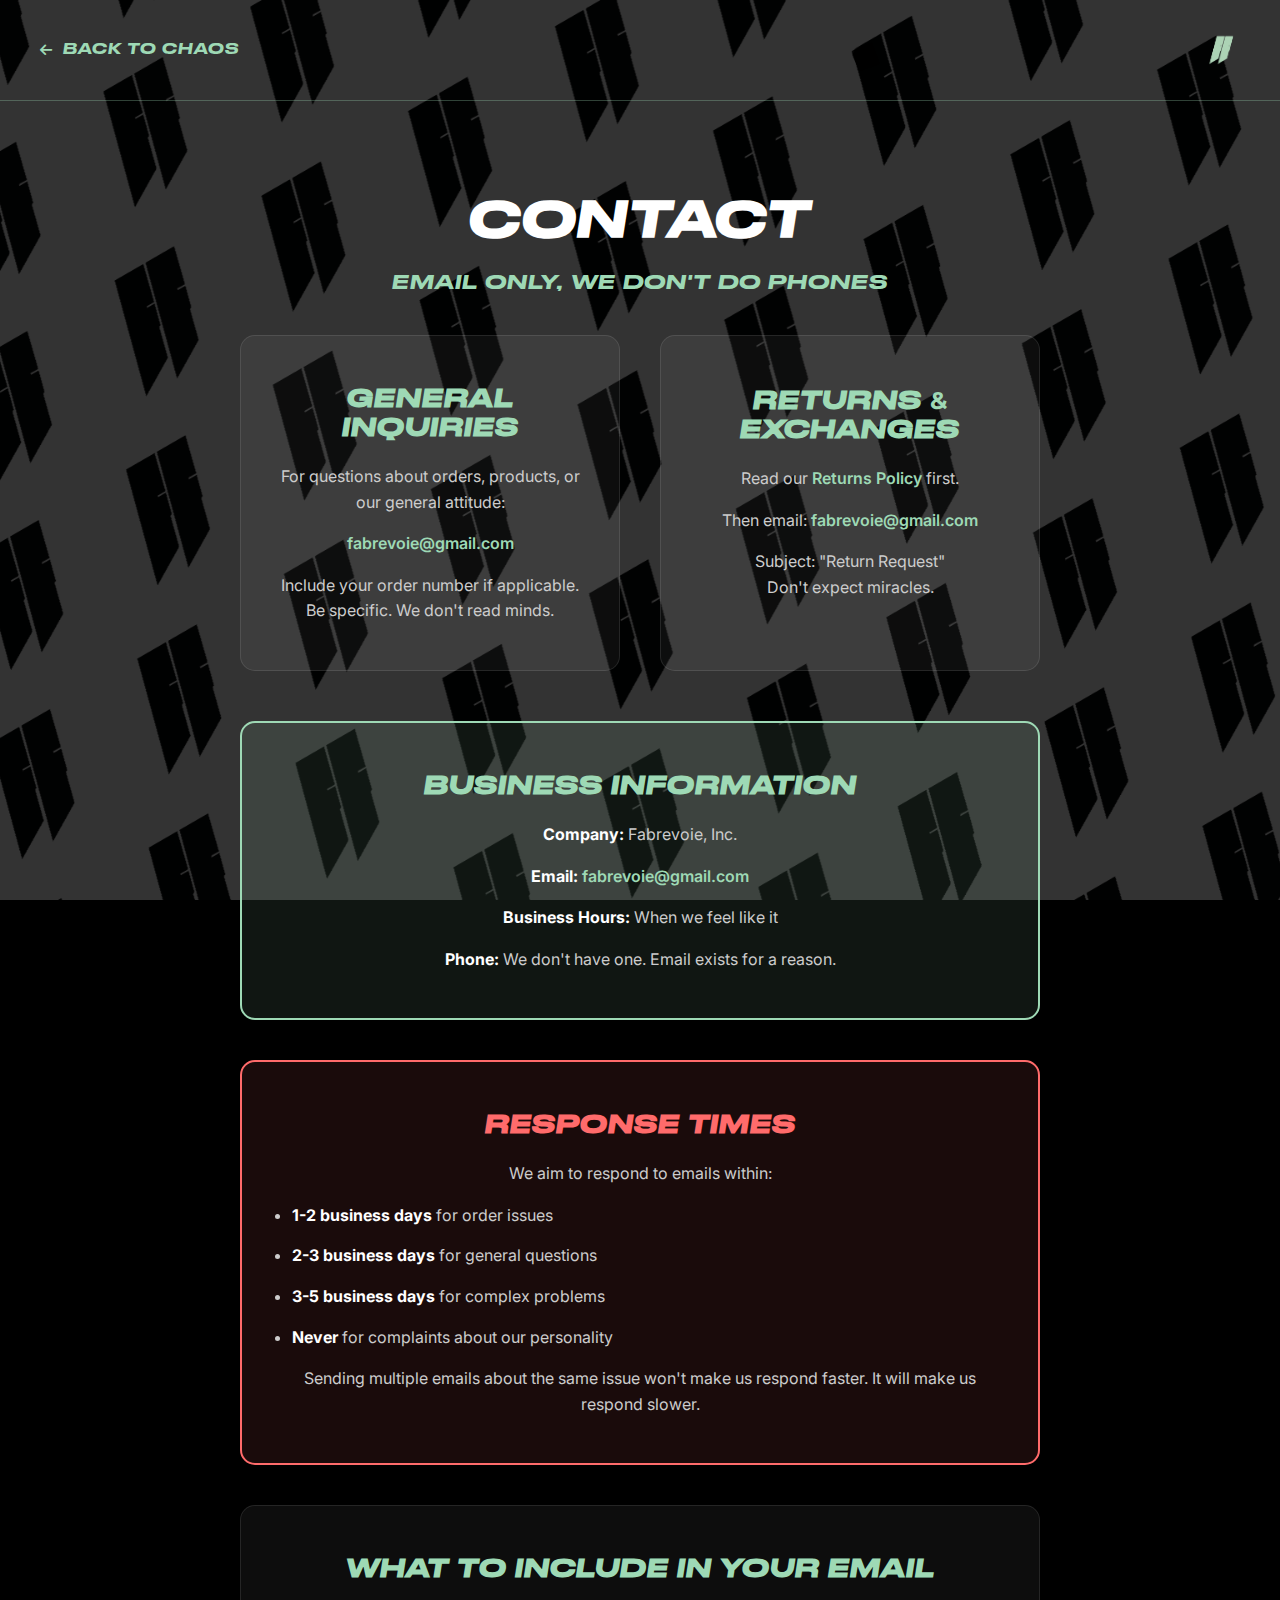
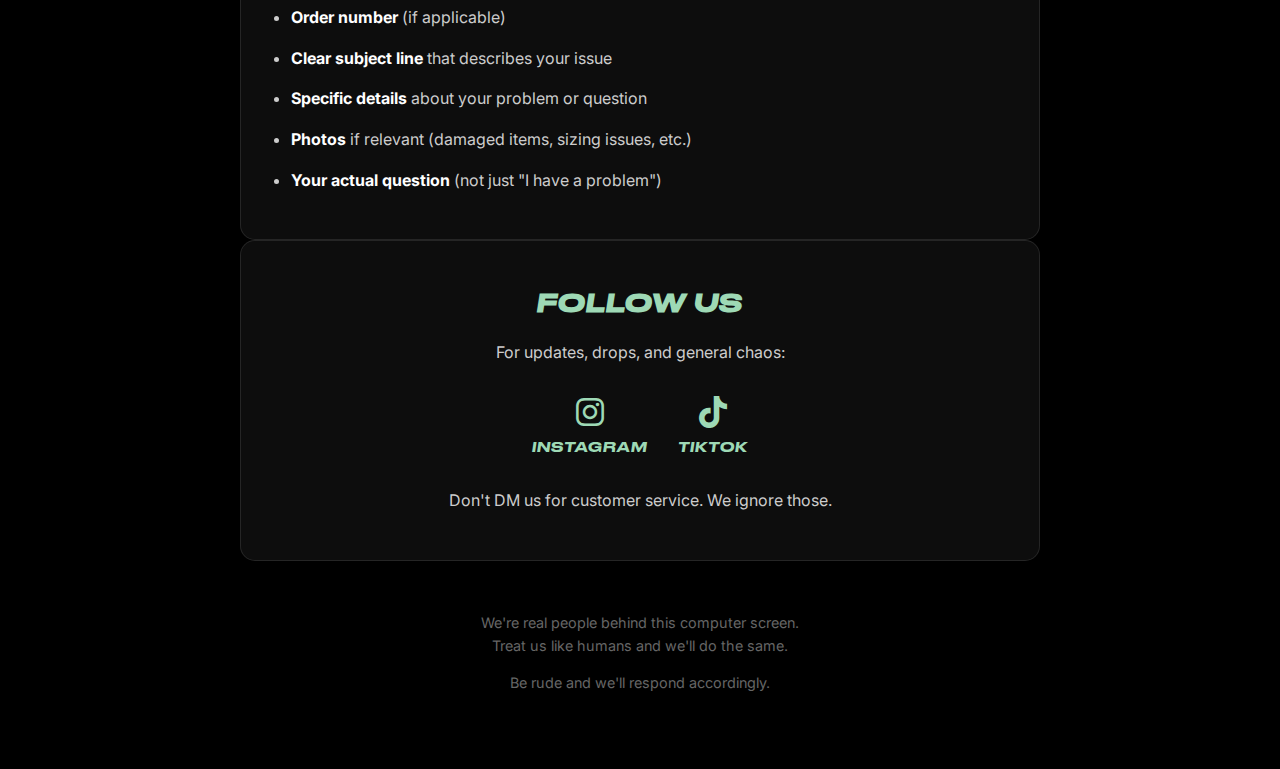
<file: contact.html>
<!DOCTYPE html>
<html lang="en" style="background: #000;">
<head>
    <meta charset="UTF-8">
    <meta name="viewport" content="width=device-width, initial-scale=1.0">
    <title>Contact - Fabrevoie</title>
    <meta name="description" content="Contact Fabrevoie - Email only, we don't do phones">
    <link rel="icon" type="image/png" href="assets/images/logo-small.png">
    
    <link rel="stylesheet" href="https://cdnjs.cloudflare.com/ajax/libs/font-awesome/6.0.0-beta3/css/all.min.css">
    <link rel="preconnect" href="https://fonts.googleapis.com">
    <link rel="preconnect" href="https://fonts.gstatic.com" crossorigin>
    <link href="https://fonts.googleapis.com/css2?family=Inter:wght@300;400;500;600&family=Montserrat:wght@400;600;700;800&display=swap" rel="stylesheet">

    <style>
        @font-face {
            font-family: 'DrukWide';
            src: url('fonts/DrukWide-MediumItalic-Trial.otf') format('opentype');
            font-weight: normal;
            font-style: italic;
        }

        :root {
            --color-primary: #9ED9B5;
            --font-headers: 'DrukWide', 'Montserrat', sans-serif;
            --font-body: 'Inter', sans-serif;
        }

        body, html {
            margin: 0;
            padding: 0;
            font-family: var(--font-body);
            color: white;
            background-color: #000;
            background-image: url('assets/images/patterned1.png');
            background-size: cover;
            background-position: center;
            background-repeat: no-repeat;
            background-attachment: fixed;
            min-height: 100vh;
        }

        .page-container {
            position: relative;
            z-index: 2;
            background: rgba(0, 0, 0, 0.8);
            min-height: 100vh;
        }

        .header {
            padding: 30px 40px;
            border-bottom: 1px solid rgba(158, 217, 181, 0.3);
            display: flex;
            align-items: center;
            justify-content: space-between;
        }

        .back-link {
            color: var(--color-primary);
            text-decoration: none;
            font-family: var(--font-headers);
            font-size: 14px;
            text-transform: uppercase;
            letter-spacing: 1px;
            display: flex;
            align-items: center;
            gap: 10px;
            transition: all 0.3s ease;
        }

        .back-link:hover {
            color: #7BC097;
            transform: translateX(-5px);
        }

        .logo {
            height: 40px;
            filter: brightness(0) saturate(100%) invert(84%) sepia(14%) saturate(437%) hue-rotate(82deg) brightness(95%) contrast(89%);
        }

        .content {
            max-width: 800px;
            margin: 0 auto;
            padding: 60px 40px;
        }

        .page-title {
            font-family: var(--font-headers);
            font-size: 3rem;
            color: white;
            text-transform: uppercase;
            letter-spacing: 2px;
            margin-bottom: 20px;
            text-align: center;
        }

        .page-subtitle {
            font-family: var(--font-headers);
            font-size: 1.2rem;
            color: var(--color-primary);
            text-transform: uppercase;
            letter-spacing: 1px;
            margin-bottom: 40px;
            text-align: center;
        }

        .contact-grid {
            display: grid;
            grid-template-columns: 1fr 1fr;
            gap: 40px;
            margin-bottom: 50px;
        }

        .contact-section {
            background: rgba(255, 255, 255, 0.05);
            border: 1px solid rgba(255, 255, 255, 0.1);
            border-radius: 15px;
            padding: 30px;
        }

        .section-title {
            font-family: var(--font-headers);
            font-size: 1.5rem;
            color: var(--color-primary);
            text-transform: uppercase;
            letter-spacing: 1px;
            margin-bottom: 20px;
            text-align: center;
        }

        .section-content {
            font-family: var(--font-body);
            font-size: 1rem;
            line-height: 1.6;
            color: #ccc;
            text-align: center;
        }

        .section-content strong {
            color: white;
        }

        .email-link {
            color: var(--color-primary);
            text-decoration: none;
            font-weight: 600;
            transition: color 0.3s ease;
        }

        .email-link:hover {
            color: #7BC097;
            text-decoration: underline;
        }

        .business-info {
            background: rgba(158, 217, 181, 0.1);
            border: 2px solid var(--color-primary);
            border-radius: 15px;
            padding: 30px;
            margin: 40px 0;
            text-align: center;
        }

        .response-times {
            background: rgba(255, 107, 107, 0.1);
            border: 2px solid #ff6b6b;
            border-radius: 15px;
            padding: 30px;
            margin: 40px 0;
        }

        .response-times .section-title {
            color: #ff6b6b;
        }

        .social-links {
            display: flex;
            justify-content: center;
            gap: 30px;
            margin: 30px 0;
        }

        .social-link {
            color: var(--color-primary);
            font-size: 2rem;
            text-decoration: none;
            transition: all 0.3s ease;
            display: flex;
            flex-direction: column;
            align-items: center;
            gap: 10px;
        }

        .social-link:hover {
            color: #7BC097;
            transform: translateY(-5px);
        }

        .social-label {
            font-family: var(--font-headers);
            font-size: 0.8rem;
            text-transform: uppercase;
            letter-spacing: 1px;
        }

        ul {
            padding-left: 20px;
            text-align: left;
        }

        li {
            margin-bottom: 15px;
        }

        @media screen and (max-width: 768px) {
            .content {
                padding: 40px 20px;
            }
            
            .page-title {
                font-size: 2rem;
            }
            
            .header {
                padding: 20px;
            }

            .contact-grid {
                grid-template-columns: 1fr;
                gap: 30px;
            }

            .social-links {
                gap: 20px;
            }

            .social-link {
                font-size: 1.5rem;
            }
        }
    </style>
</head>
<body>
    <div class="page-container">
        <header class="header">
            <a href="index.html" class="back-link">
                <i class="fas fa-arrow-left"></i>
                Back to Chaos
            </a>
            <img src="assets/images/logo-small.png" alt="Fabrevoie Logo" class="logo">
        </header>

        <main class="content">
            <h1 class="page-title">Contact</h1>
            <p class="page-subtitle">Email only, we don't do phones</p>

            <div class="contact-grid">
                <div class="contact-section">
                    <h2 class="section-title">General Inquiries</h2>
                    <div class="section-content">
                        <p>For questions about orders, products, or our general attitude:</p>
                        <p><strong><a href="mailto:fabrevoie@gmail.com" class="email-link">fabrevoie@gmail.com</a></strong></p>
                        <p>Include your order number if applicable.<br>Be specific. We don't read minds.</p>
                    </div>
                </div>

                <div class="contact-section">
                    <h2 class="section-title">Returns & Exchanges</h2>
                    <div class="section-content">
                        <p>Read our <a href="returns.html" class="email-link">Returns Policy</a> first.</p>
                        <p>Then email: <strong><a href="mailto:fabrevoie@gmail.com" class="email-link">fabrevoie@gmail.com</a></strong></p>
                        <p>Subject: "Return Request"<br>Don't expect miracles.</p>
                    </div>
                </div>
            </div>

            <div class="business-info">
                <h2 class="section-title">Business Information</h2>
                <div class="section-content">
                    <p><strong>Company:</strong> Fabrevoie, Inc.</p>
                    <p><strong>Email:</strong> <a href="mailto:fabrevoie@gmail.com" class="email-link">fabrevoie@gmail.com</a></p>
                    <p><strong>Business Hours:</strong> When we feel like it</p>
                    <p><strong>Phone:</strong> We don't have one. Email exists for a reason.</p>
                </div>
            </div>

            <div class="response-times">
                <h2 class="section-title">Response Times</h2>
                <div class="section-content">
                    <p>We aim to respond to emails within:</p>
                    <ul>
                        <li><strong>1-2 business days</strong> for order issues</li>
                        <li><strong>2-3 business days</strong> for general questions</li>
                        <li><strong>3-5 business days</strong> for complex problems</li>
                        <li><strong>Never</strong> for complaints about our personality</li>
                    </ul>
                    <p>Sending multiple emails about the same issue won't make us respond faster. It will make us respond slower.</p>
                </div>
            </div>

            <div class="contact-section">
                <h2 class="section-title">What to Include in Your Email</h2>
                <div class="section-content">
                    <ul>
                        <li><strong>Order number</strong> (if applicable)</li>
                        <li><strong>Clear subject line</strong> that describes your issue</li>
                        <li><strong>Specific details</strong> about your problem or question</li>
                        <li><strong>Photos</strong> if relevant (damaged items, sizing issues, etc.)</li>
                        <li><strong>Your actual question</strong> (not just "I have a problem")</li>
                    </ul>
                </div>
            </div>

            <div class="contact-section">
                <h2 class="section-title">Follow Us</h2>
                <div class="section-content">
                    <p>For updates, drops, and general chaos:</p>
                    <div class="social-links">
                        <a href="https://www.instagram.com/fabrevoie" target="_blank" class="social-link">
                            <i class="fab fa-instagram"></i>
                            <span class="social-label">Instagram</span>
                        </a>
                        <a href="https://www.tiktok.com/@fabrevoie" target="_blank" class="social-link">
                            <i class="fab fa-tiktok"></i>
                            <span class="social-label">TikTok</span>
                        </a>
                    </div>
                    <p>Don't DM us for customer service. We ignore those.</p>
                </div>
            </div>

            <div class="section-content" style="text-align: center; margin-top: 50px; color: #666; font-size: 0.9rem;">
                <p>We're real people behind this computer screen.<br>Treat us like humans and we'll do the same.</p>
                <p>Be rude and we'll respond accordingly.</p>
            </div>
        </main>
    </div>
</body>
</html>
</file>
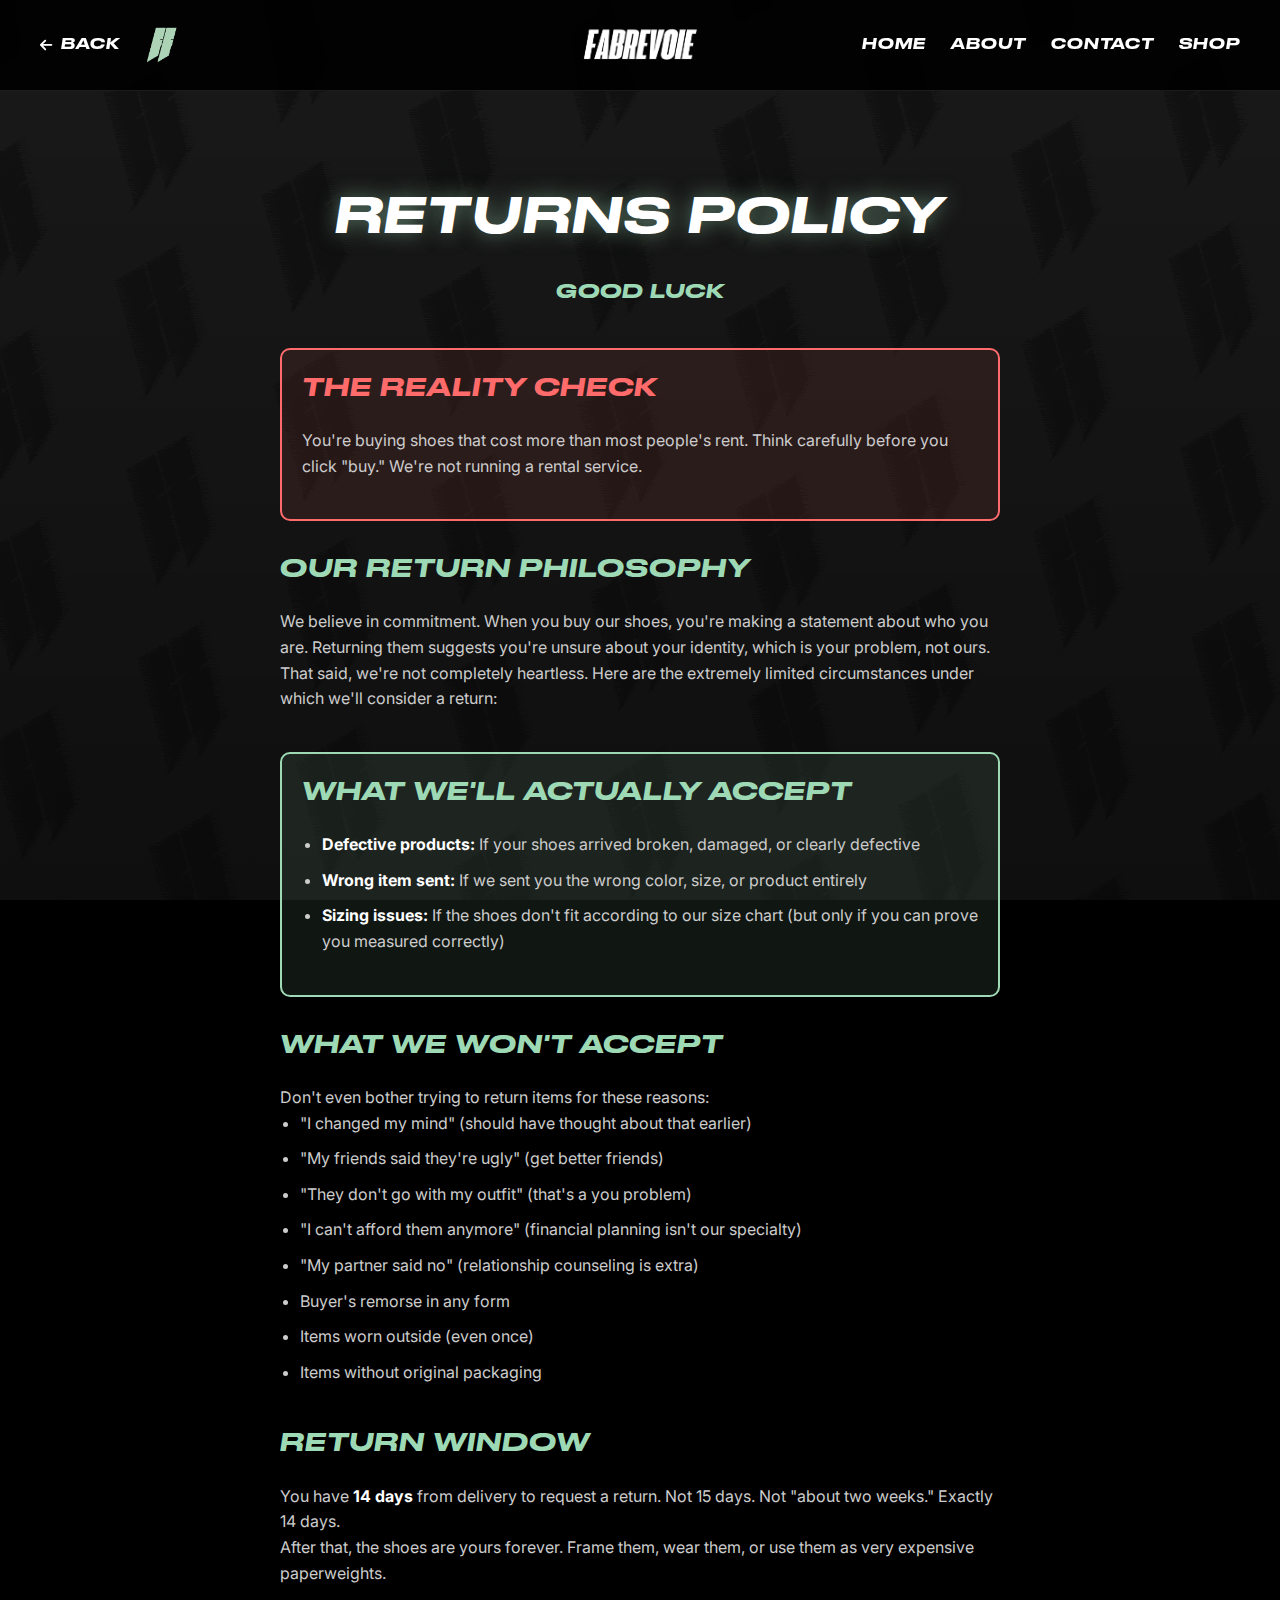
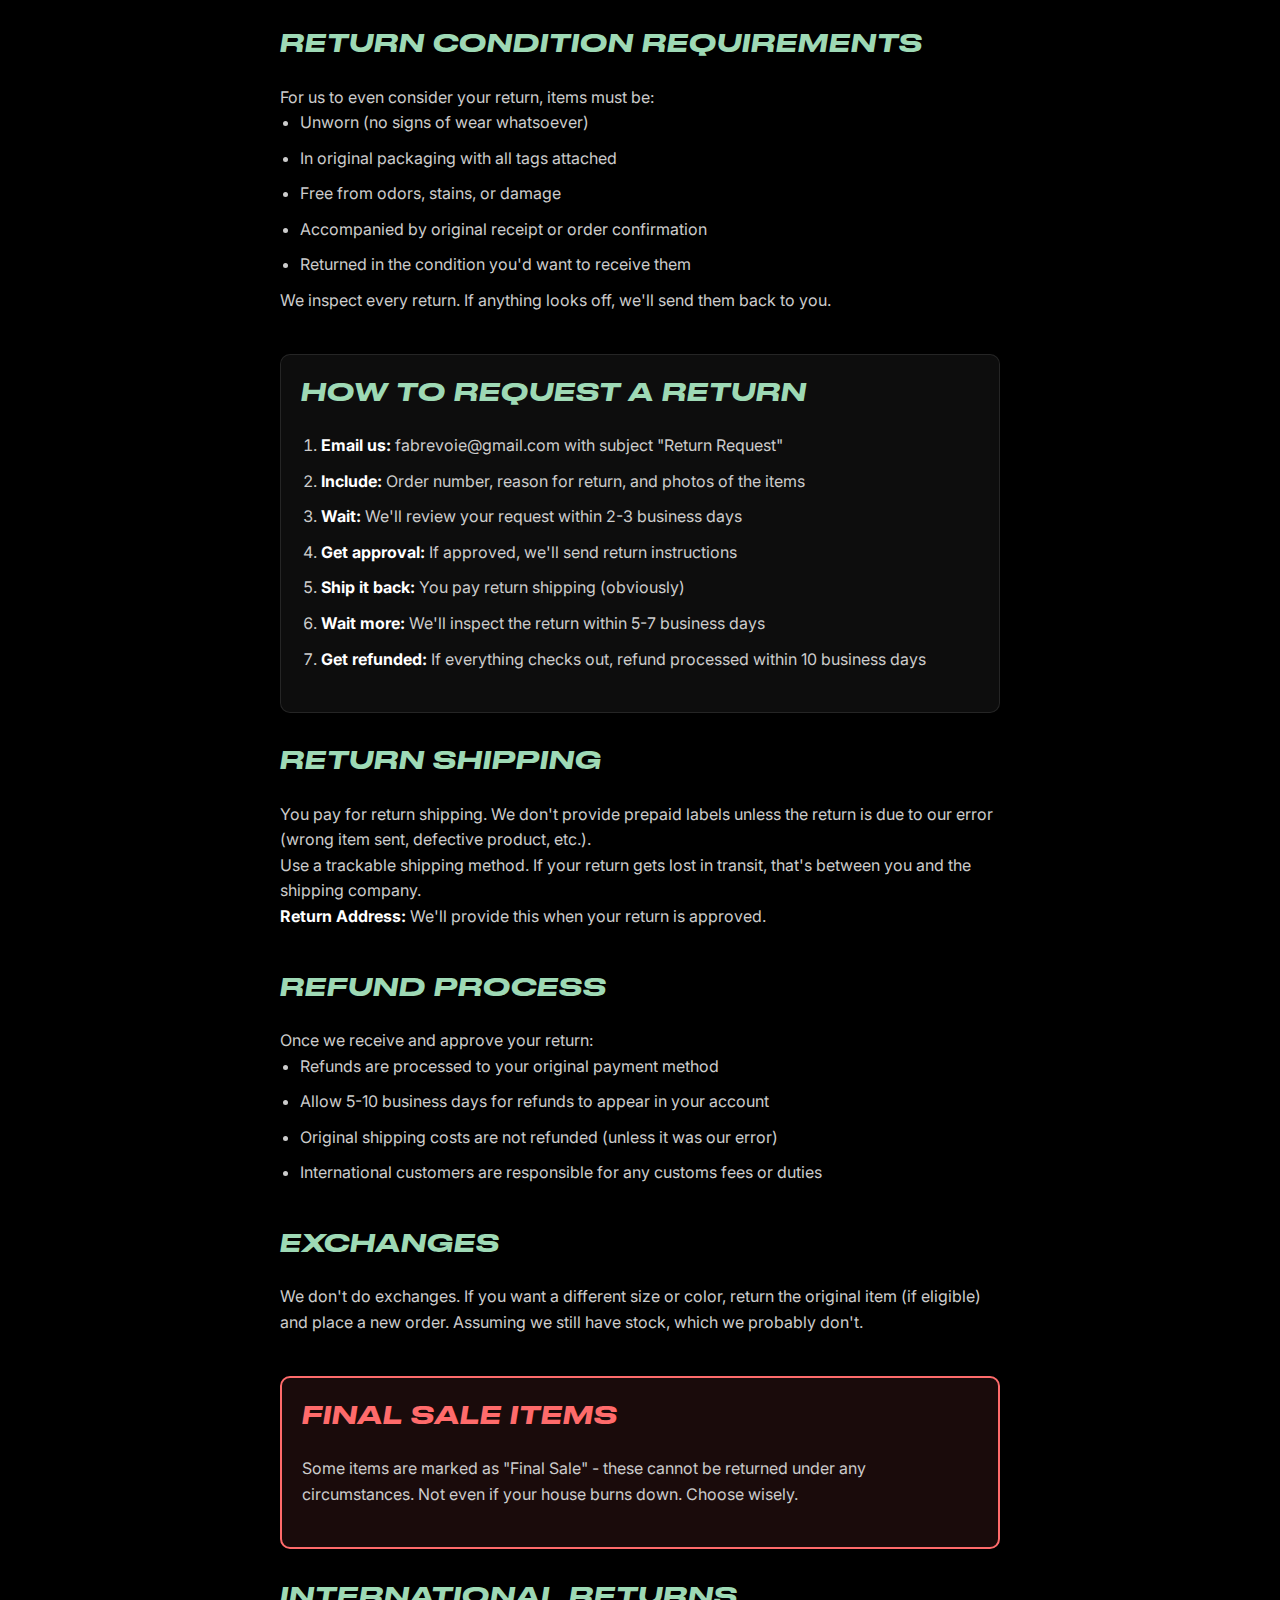
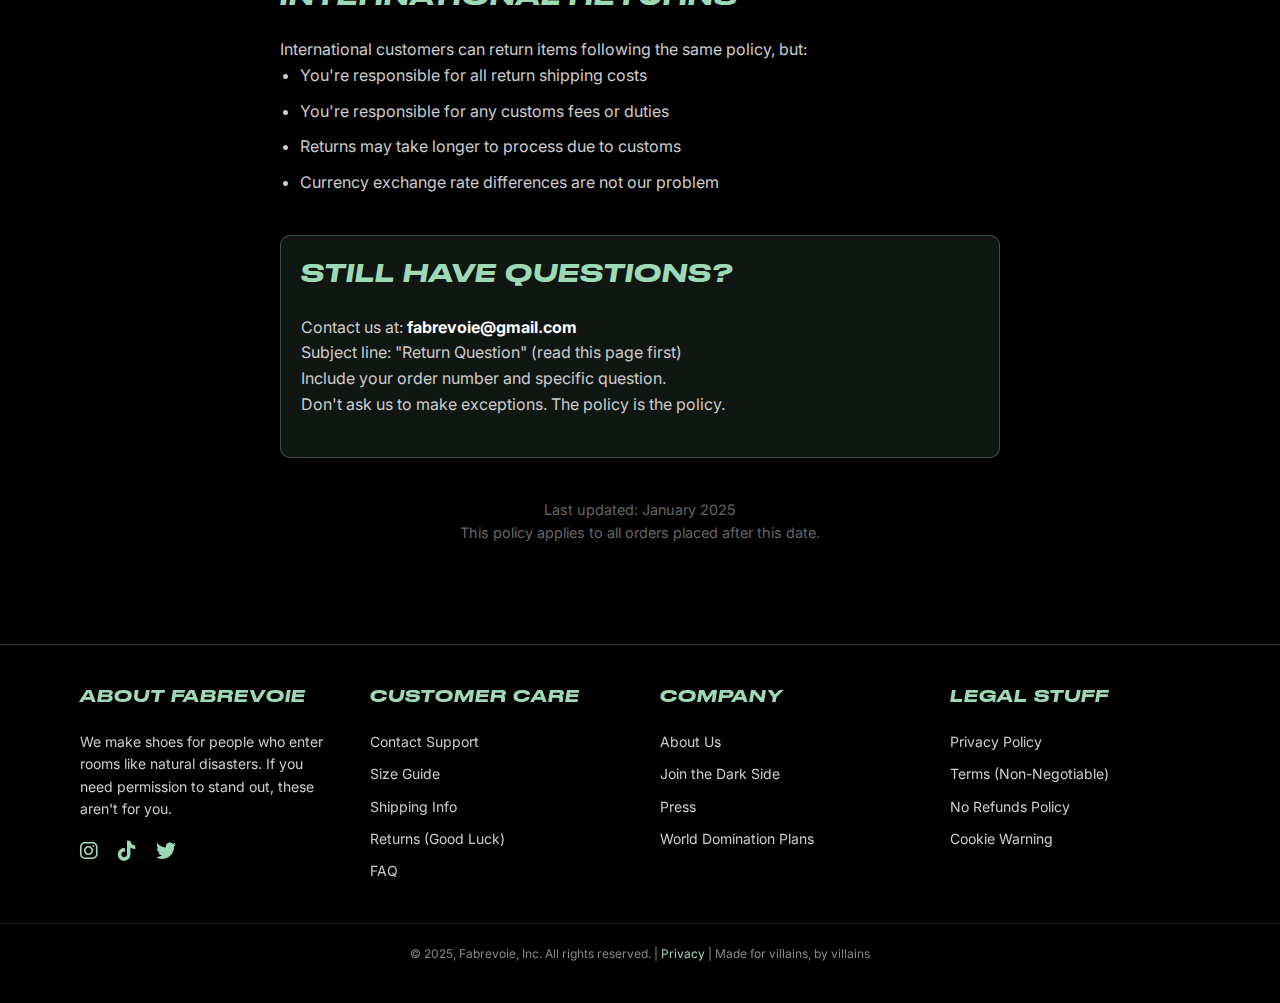
<file: returns.html>
<!DOCTYPE html>
<html lang="en" style="background: #000;">
<head>
    <meta charset="UTF-8">
    <meta name="viewport" content="width=device-width, initial-scale=1.0">
    <title>Returns Policy - Fabrevoie</title>
    <meta name="description" content="Returns Policy - Good luck">
    <link rel="icon" type="image/png" href="assets/images/logo-small.png">
    
    <link rel="stylesheet" href="https://cdnjs.cloudflare.com/ajax/libs/font-awesome/6.0.0-beta3/css/all.min.css">
    <link rel="preconnect" href="https://fonts.googleapis.com">
    <link rel="preconnect" href="https://fonts.gstatic.com" crossorigin>
    <link href="https://fonts.googleapis.com/css2?family=Inter:wght@300;400;500;600&family=Montserrat:wght@400;600;700;800;900&display=swap" rel="stylesheet">

    <style>
        @font-face {
            font-family: 'DrukWide';
            src: url('fonts/DrukWide-MediumItalic-Trial.otf') format('opentype');
            font-weight: normal;
            font-style: italic;
        }

        :root {
            --color-primary: #9ED9B5;
            --font-headers: 'DrukWide', 'Montserrat', sans-serif;
            --font-body: 'Inter', sans-serif;
            --font-numbers: 'DrukWide', 'Space Mono', monospace;
            --font-primary-weight: normal;
            --font-secondary-weight-normal: 400;
            --font-numbers-weight: normal;
        }

        * {
            margin: 0;
            padding: 0;
            box-sizing: border-box;
        }

        body, html {
            font-family: var(--font-body);
            background-color: #000;
            background-image: 
                linear-gradient(rgba(0, 0, 0, 0.75), rgba(0, 0, 0, 0.85)),
                url('assets/images/pat2.png');
            background-size: cover;
            background-position: center;
            background-repeat: no-repeat;
            background-attachment: fixed;
            color: white;
            line-height: 1.6;
            min-height: 100vh;
        }

        /* Header */
        .about-header {
            position: fixed;
            top: 0;
            left: 0;
            right: 0;
            z-index: 1000;
            display: flex;
            align-items: center;
            justify-content: space-between;
            padding: 20px 40px;
            background: rgba(0, 0, 0, 0.9);
            backdrop-filter: blur(10px);
            border-bottom: 1px solid rgba(255, 255, 255, 0.1);
        }

        .header-left {
            display: flex;
            align-items: center;
            gap: 20px;
        }

        .back-home {
            background: none;
            border: none;
            color: white;
            font-size: 14px;
            cursor: pointer;
            display: flex;
            align-items: center;
            gap: 8px;
            transition: all 0.3s ease;
            font-family: var(--font-headers);
            font-weight: var(--font-primary-weight);
            text-transform: uppercase;
            letter-spacing: 1px;
            text-decoration: none;
        }

        .back-home:hover {
            color: var(--color-primary);
            transform: translateX(-5px);
        }

        .logo {
            height: 50px;
            filter: brightness(0) saturate(100%) invert(84%) sepia(14%) saturate(437%) hue-rotate(82deg) brightness(95%) contrast(89%);
        }

        .header-center {
            position: absolute;
            left: 50%;
            transform: translateX(-50%);
        }

        .top-logo {
            height: 200px;
            width: auto;
            filter: brightness(0) saturate(100%) invert(100%) sepia(0%) saturate(0%) hue-rotate(0deg) brightness(100%) contrast(100%);
            cursor: pointer;
            transition: transform 0.3s ease;
        }

        .top-logo:hover {
            transform: scale(1.05);
        }

        .header-nav {
            display: flex;
            gap: 25px;
            align-items: center;
        }

        .nav-link {
            font-family: var(--font-headers);
            font-weight: var(--font-primary-weight);
            font-size: 14px;
            color: white;
            text-decoration: none;
            text-transform: uppercase;
            letter-spacing: 1px;
            transition: all 0.3s ease;
        }

        .nav-link:hover {
            color: var(--color-primary);
        }

        .nav-link.active {
            color: var(--color-primary);
        }

        /* Main Content */
        .page-container {
            position: relative;
            z-index: 2;
            background: rgba(0, 0, 0, 0.6);
            min-height: 100vh;
            padding-top: 120px;
        }

        .content {
            max-width: 800px;
            margin: 0 auto;
            padding: 60px 40px 80px 40px;
        }

        .page-title {
            font-family: var(--font-headers);
            font-weight: var(--font-primary-weight);
            font-size: 3rem;
            color: white;
            text-transform: uppercase;
            letter-spacing: 2px;
            margin-bottom: 20px;
            text-align: center;
            text-shadow: 0 0 20px rgba(158, 217, 181, 0.5);
        }

        .page-subtitle {
            font-family: var(--font-headers);
            font-weight: var(--font-primary-weight);
            font-size: 1.2rem;
            color: var(--color-primary);
            text-transform: uppercase;
            letter-spacing: 1px;
            margin-bottom: 40px;
            text-align: center;
        }

        .section {
            margin-bottom: 40px;
        }

        .section-title {
            font-family: var(--font-headers);
            font-weight: var(--font-primary-weight);
            font-size: 1.5rem;
            color: var(--color-primary);
            text-transform: uppercase;
            letter-spacing: 1px;
            margin-bottom: 20px;
        }

        .section-content {
            font-family: var(--font-body);
            font-size: 1rem;
            line-height: 1.6;
            color: #ccc;
            margin-bottom: 20px;
        }

        .section-content strong {
            color: white;
        }

        .warning-box {
            background: rgba(255, 107, 107, 0.1);
            border: 2px solid #ff6b6b;
            border-radius: 10px;
            padding: 20px;
            margin: 30px 0;
        }

        .warning-box .section-title {
            color: #ff6b6b;
        }

        .good-news-box {
            background: rgba(158, 217, 181, 0.1);
            border: 2px solid var(--color-primary);
            border-radius: 10px;
            padding: 20px;
            margin: 30px 0;
        }

        .steps-box {
            background: rgba(255, 255, 255, 0.05);
            border: 1px solid rgba(255, 255, 255, 0.1);
            border-radius: 10px;
            padding: 20px;
            margin: 30px 0;
        }

        .contact-info {
            background: rgba(158, 217, 181, 0.1);
            border: 1px solid rgba(158, 217, 181, 0.3);
            border-radius: 10px;
            padding: 20px;
            margin: 30px 0;
        }

        ul {
            padding-left: 20px;
        }

        ol {
            padding-left: 20px;
        }

        li {
            margin-bottom: 10px;
        }

        /* Footer */
        .main-footer {
            position: relative;
            width: 100%;
            background: rgba(0, 0, 0, 0.95);
            backdrop-filter: blur(15px);
            border-top: 1px solid rgba(158, 217, 181, 0.3);
            padding: 40px 0;
            margin-top: 0;
        }

        .footer-content {
            max-width: 1200px;
            margin: 0 auto;
            display: grid;
            grid-template-columns: repeat(auto-fit, minmax(250px, 1fr));
            gap: 40px;
            padding: 0 40px;
        }

        .footer-section h4 {
            font-family: var(--font-headers);
            font-weight: var(--font-primary-weight);
            font-size: 1rem;
            color: var(--color-primary);
            text-transform: uppercase;
            letter-spacing: 1px;
            margin-bottom: 20px;
        }

        .footer-section p,
        .footer-section li {
            font-family: var(--font-body);
            font-size: 14px;
            color: #ccc;
            line-height: 1.6;
            margin-bottom: 10px;
        }

        .footer-section ul {
            list-style: none;
            padding: 0;
            margin: 0;
        }

        .footer-section a {
            color: #ccc;
            text-decoration: none;
            transition: color 0.3s ease;
        }

        .footer-section a:hover { 
            color: var(--color-primary); 
        }

        .footer-social {
            display: flex;
            gap: 20px;
            margin-top: 15px;
        }

        .footer-social a {
            color: var(--color-primary);
            font-size: 20px;
            transition: color 0.3s ease;
        }

        .footer-social a:hover { 
            color: #7BC097; 
        }

        .footer-bottom {
            border-top: 1px solid rgba(255, 255, 255, 0.1);
            padding-top: 20px;
            margin-top: 30px;
            text-align: center;
        }

        .footer-bottom p {
            font-family: var(--font-body);
            font-size: 12px;
            color: #888;
            margin: 0;
        }

        .footer-bottom a {
            color: var(--color-primary);
            text-decoration: none;
        }

        .footer-bottom a:hover { 
            text-decoration: underline; 
        }

        @media screen and (max-width: 768px) {
            .about-header {
                padding: 15px 20px;
                flex-direction: column;
                gap: 15px;
                align-items: flex-start;
            }

            .header-center {
                position: relative;
                left: auto;
                transform: none;
                order: -1;
            }

            .top-logo {
                height: 150px;
            }

            .content {
                padding: 40px 20px;
            }
            
            .page-title {
                font-size: 2rem;
            }

            .footer-content {
                grid-template-columns: 1fr;
                gap: 30px;
                padding: 0 20px;
            }

            .main-footer {
                padding: 40px 0;
            }
        }

        @media screen and (max-width: 480px) {
            .top-logo {
                height: 50px;
            }

            .page-title {
                font-size: 2rem;
            }

            .page-subtitle {
                font-size: 1rem;
            }
        }
    </style>
</head>
<body>
    <!-- Header -->
    <header class="about-header">
        <div class="header-left">
            <a href="#" class="back-home" onclick="goBack()">
                <i class="fas fa-arrow-left"></i>
                Back
            </a>
            <img src="assets/images/logo-small.png" alt="Fabrevoie Logo" class="logo">
        </div>
        
        <div class="header-center">
            <a href="index.html">
                <img src="assets/images/FNAME.png" alt="Fabrevoie" class="top-logo">
            </a>
        </div>
        
        <nav class="header-nav">
            <a href="index.html" class="nav-link">Home</a>
            <a href="about.html" class="nav-link">About</a>
            <a href="contact.html" class="nav-link">Contact</a>
            <a href="index.html#shop" class="nav-link">Shop</a>
        </nav>
    </header>

    <div class="page-container">
        <main class="content">
            <h1 class="page-title">Returns Policy</h1>
            <p class="page-subtitle">Good luck</p>

            <div class="warning-box">
                <h2 class="section-title">The Reality Check</h2>
                <div class="section-content">
                    <p>You're buying shoes that cost more than most people's rent. Think carefully before you click "buy." We're not running a rental service.</p>
                </div>
            </div>

            <div class="section">
                <h2 class="section-title">Our Return Philosophy</h2>
                <div class="section-content">
                    <p>We believe in commitment. When you buy our shoes, you're making a statement about who you are. Returning them suggests you're unsure about your identity, which is your problem, not ours.</p>
                    <p>That said, we're not completely heartless. Here are the extremely limited circumstances under which we'll consider a return:</p>
                </div>
            </div>

            <div class="good-news-box">
                <h2 class="section-title">What We'll Actually Accept</h2>
                <div class="section-content">
                    <ul>
                        <li><strong>Defective products:</strong> If your shoes arrived broken, damaged, or clearly defective</li>
                        <li><strong>Wrong item sent:</strong> If we sent you the wrong color, size, or product entirely</li>
                        <li><strong>Sizing issues:</strong> If the shoes don't fit according to our size chart (but only if you can prove you measured correctly)</li>
                    </ul>
                </div>
            </div>

            <div class="section">
                <h2 class="section-title">What We Won't Accept</h2>
                <div class="section-content">
                    <p>Don't even bother trying to return items for these reasons:</p>
                    <ul>
                        <li>"I changed my mind" (should have thought about that earlier)</li>
                        <li>"My friends said they're ugly" (get better friends)</li>
                        <li>"They don't go with my outfit" (that's a you problem)</li>
                        <li>"I can't afford them anymore" (financial planning isn't our specialty)</li>
                        <li>"My partner said no" (relationship counseling is extra)</li>
                        <li>Buyer's remorse in any form</li>
                        <li>Items worn outside (even once)</li>
                        <li>Items without original packaging</li>
                    </ul>
                </div>
            </div>

            <div class="section">
                <h2 class="section-title">Return Window</h2>
                <div class="section-content">
                    <p>You have <strong>14 days</strong> from delivery to request a return. Not 15 days. Not "about two weeks." Exactly 14 days.</p>
                    <p>After that, the shoes are yours forever. Frame them, wear them, or use them as very expensive paperweights.</p>
                </div>
            </div>

            <div class="section">
                <h2 class="section-title">Return Condition Requirements</h2>
                <div class="section-content">
                    <p>For us to even consider your return, items must be:</p>
                    <ul>
                        <li>Unworn (no signs of wear whatsoever)</li>
                        <li>In original packaging with all tags attached</li>
                        <li>Free from odors, stains, or damage</li>
                        <li>Accompanied by original receipt or order confirmation</li>
                        <li>Returned in the condition you'd want to receive them</li>
                    </ul>
                    <p>We inspect every return. If anything looks off, we'll send them back to you.</p>
                </div>
            </div>

            <div class="steps-box">
                <h2 class="section-title">How to Request a Return</h2>
                <div class="section-content">
                    <ol>
                        <li><strong>Email us:</strong> fabrevoie@gmail.com with subject "Return Request"</li>
                        <li><strong>Include:</strong> Order number, reason for return, and photos of the items</li>
                        <li><strong>Wait:</strong> We'll review your request within 2-3 business days</li>
                        <li><strong>Get approval:</strong> If approved, we'll send return instructions</li>
                        <li><strong>Ship it back:</strong> You pay return shipping (obviously)</li>
                        <li><strong>Wait more:</strong> We'll inspect the return within 5-7 business days</li>
                        <li><strong>Get refunded:</strong> If everything checks out, refund processed within 10 business days</li>
                    </ol>
                </div>
            </div>

            <div class="section">
                <h2 class="section-title">Return Shipping</h2>
                <div class="section-content">
                    <p>You pay for return shipping. We don't provide prepaid labels unless the return is due to our error (wrong item sent, defective product, etc.).</p>
                    <p>Use a trackable shipping method. If your return gets lost in transit, that's between you and the shipping company.</p>
                    <p><strong>Return Address:</strong> We'll provide this when your return is approved.</p>
                </div>
            </div>

            <div class="section">
                <h2 class="section-title">Refund Process</h2>
                <div class="section-content">
                    <p>Once we receive and approve your return:</p>
                    <ul>
                        <li>Refunds are processed to your original payment method</li>
                        <li>Allow 5-10 business days for refunds to appear in your account</li>
                        <li>Original shipping costs are not refunded (unless it was our error)</li>
                        <li>International customers are responsible for any customs fees or duties</li>
                    </ul>
                </div>
            </div>

            <div class="section">
                <h2 class="section-title">Exchanges</h2>
                <div class="section-content">
                    <p>We don't do exchanges. If you want a different size or color, return the original item (if eligible) and place a new order. Assuming we still have stock, which we probably don't.</p>
                </div>
            </div>

            <div class="warning-box">
                <h2 class="section-title">Final Sale Items</h2>
                <div class="section-content">
                    <p>Some items are marked as "Final Sale" - these cannot be returned under any circumstances. Not even if your house burns down. Choose wisely.</p>
                </div>
            </div>

            <div class="section">
                <h2 class="section-title">International Returns</h2>
                <div class="section-content">
                    <p>International customers can return items following the same policy, but:</p>
                    <ul>
                        <li>You're responsible for all return shipping costs</li>
                        <li>You're responsible for any customs fees or duties</li>
                        <li>Returns may take longer to process due to customs</li>
                        <li>Currency exchange rate differences are not our problem</li>
                    </ul>
                </div>
            </div>

            <div class="contact-info">
                <h2 class="section-title">Still Have Questions?</h2>
                <div class="section-content">
                    <p>Contact us at: <strong>fabrevoie@gmail.com</strong></p>
                    <p>Subject line: "Return Question" (read this page first)</p>
                    <p>Include your order number and specific question.</p>
                    <p>Don't ask us to make exceptions. The policy is the policy.</p>
                </div>
            </div>

            <div class="section-content" style="text-align: center; margin-top: 40px; color: #666; font-size: 0.9rem;">
                <p>Last updated: January 2025</p>
                <p>This policy applies to all orders placed after this date.</p>
            </div>
        </main>
    </div>

    <!-- Footer -->
    <footer class="main-footer">
        <div class="footer-content">
            <div class="footer-section">
                <h4>About Fabrevoie</h4>
                <p>We make shoes for people who enter rooms like natural disasters. If you need permission to stand out, these aren't for you.</p>
                <div class="footer-social">
                    <a href="https://www.instagram.com/fabrevoie" target="_blank" aria-label="Follow us on Instagram">
                        <i class="fab fa-instagram"></i>
                    </a>
                    <a href="https://www.tiktok.com/@fabrevoie" target="_blank" aria-label="Follow us on TikTok">
                        <i class="fab fa-tiktok"></i>
                    </a>
                    <a href="#" target="_blank" aria-label="Follow us on Twitter">
                        <i class="fab fa-twitter"></i>
                    </a>
                </div>
            </div>

            <div class="footer-section">
                <h4>Customer Care</h4>
                <ul>
                    <li><a href="contact.html">Contact Support</a></li>
                    <li><a href="#" onclick="showAccessDenied()">Size Guide</a></li>
                    <li><a href="shipping.html">Shipping Info</a></li>
                    <li><a href="returns.html">Returns (Good Luck)</a></li>
                    <li><a href="#" onclick="showAccessDenied()">FAQ</a></li>
                </ul>
            </div>

            <div class="footer-section">
                <h4>Company</h4>
                <ul>
                    <li><a href="about.html">About Us</a></li>
                    <li><a href="#" onclick="showAccessDenied()">Join the Dark Side</a></li>
                    <li><a href="#" onclick="showAccessDenied()">Press</a></li>
                    <li><a href="#" onclick="showAccessDenied()">World Domination Plans</a></li>
                </ul>
            </div>

            <div class="footer-section">
                <h4>Legal Stuff</h4>
                <ul>
                    <li><a href="privacy-policy.html">Privacy Policy</a></li>
                    <li><a href="terms.html">Terms (Non-Negotiable)</a></li>
                    <li><a href="returns.html">No Refunds Policy</a></li>
                    <li><a href="#" onclick="showAccessDenied()">Cookie Warning</a></li>
                </ul>
            </div>
        </div>

        <div class="footer-bottom">
            <p>&copy; 2025, Fabrevoie, Inc. All rights reserved. | <a href="privacy-policy.html">Privacy</a> | Made for villains, by villains</p>
        </div>
    </footer>

    <script>
        function showAccessDenied() {
            alert('This page? Nah. We don\'t care. We\'re too busy making shoes that cost more than your rent.');
        }

        function goBack() {
            const referrer = document.referrer;
            if (referrer && referrer.includes(window.location.hostname)) {
                if (referrer.includes('#shop') || referrer.includes('productOverlay')) {
                    window.location.href = 'index.html#shop';
                } else {
                    window.history.back();
                }
            } else {
                window.location.href = 'index.html';
            }
        }
    </script>
</body>
</html>
</file>
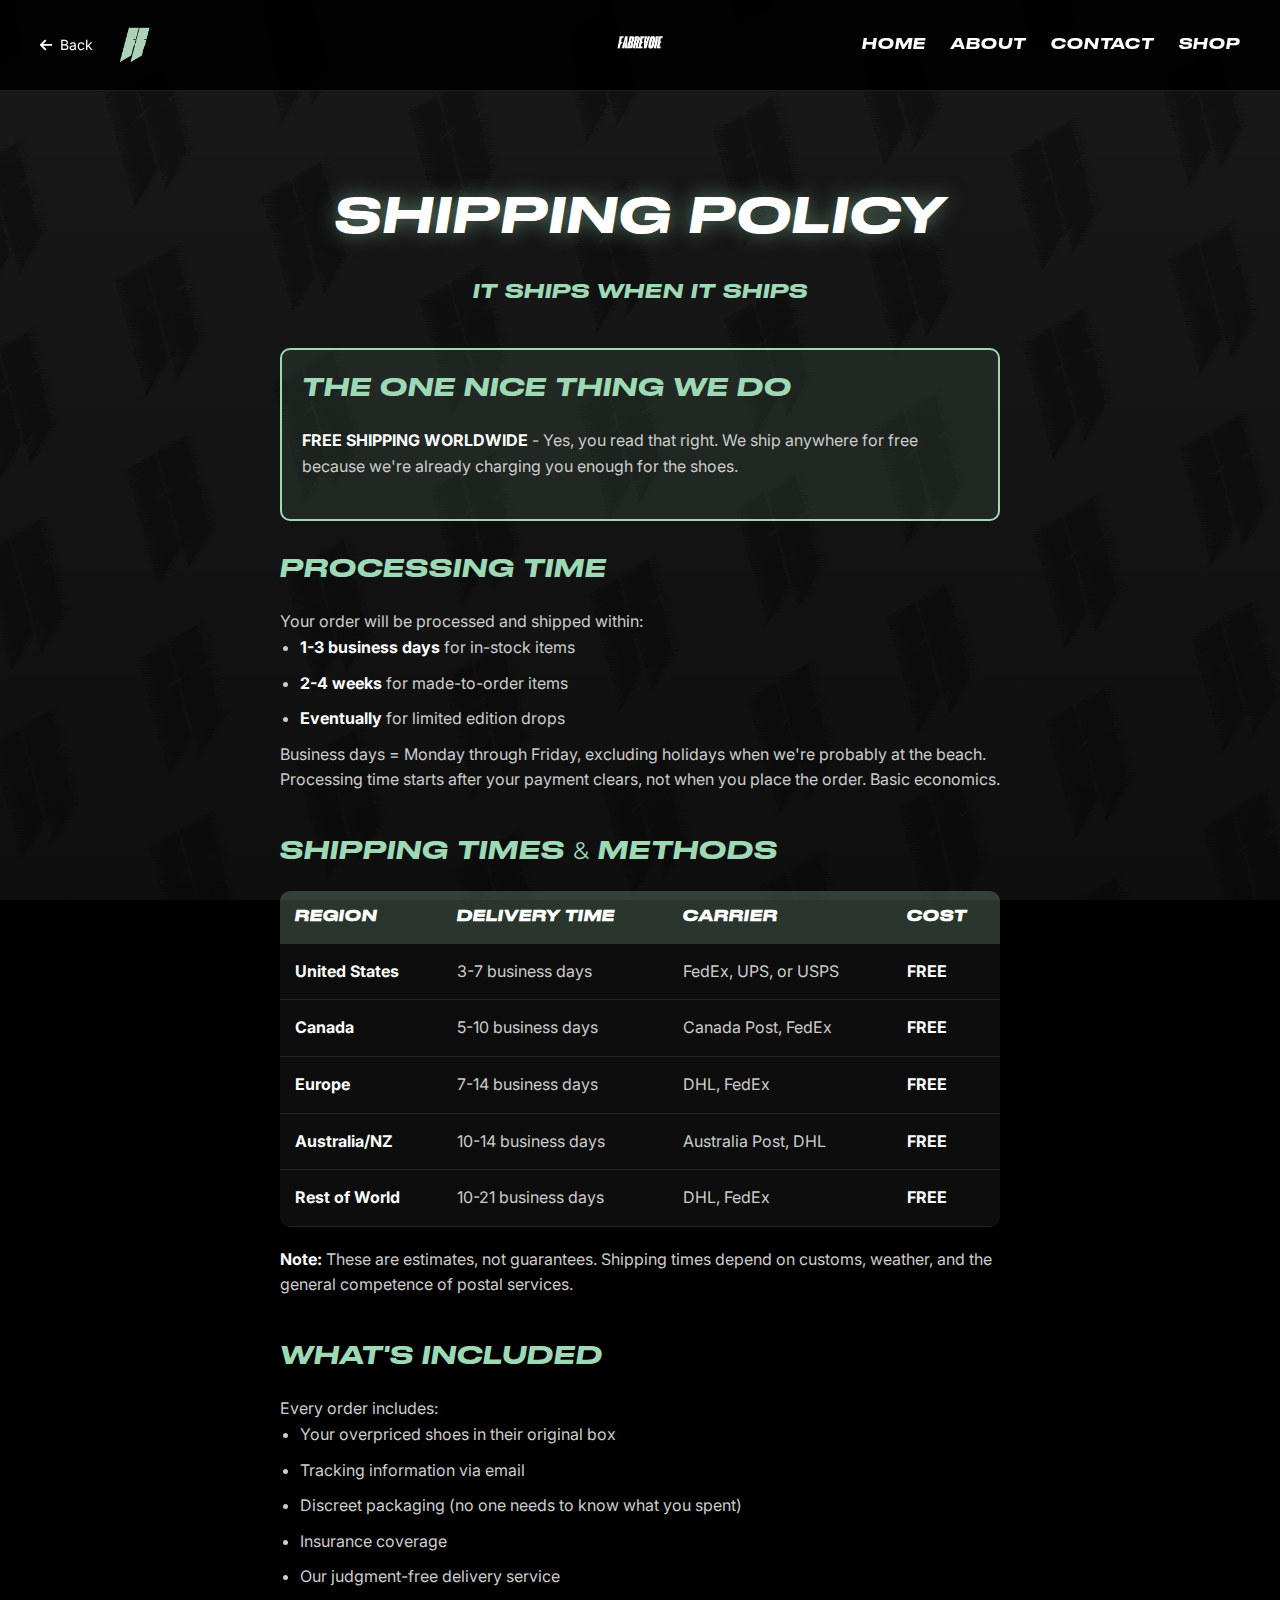
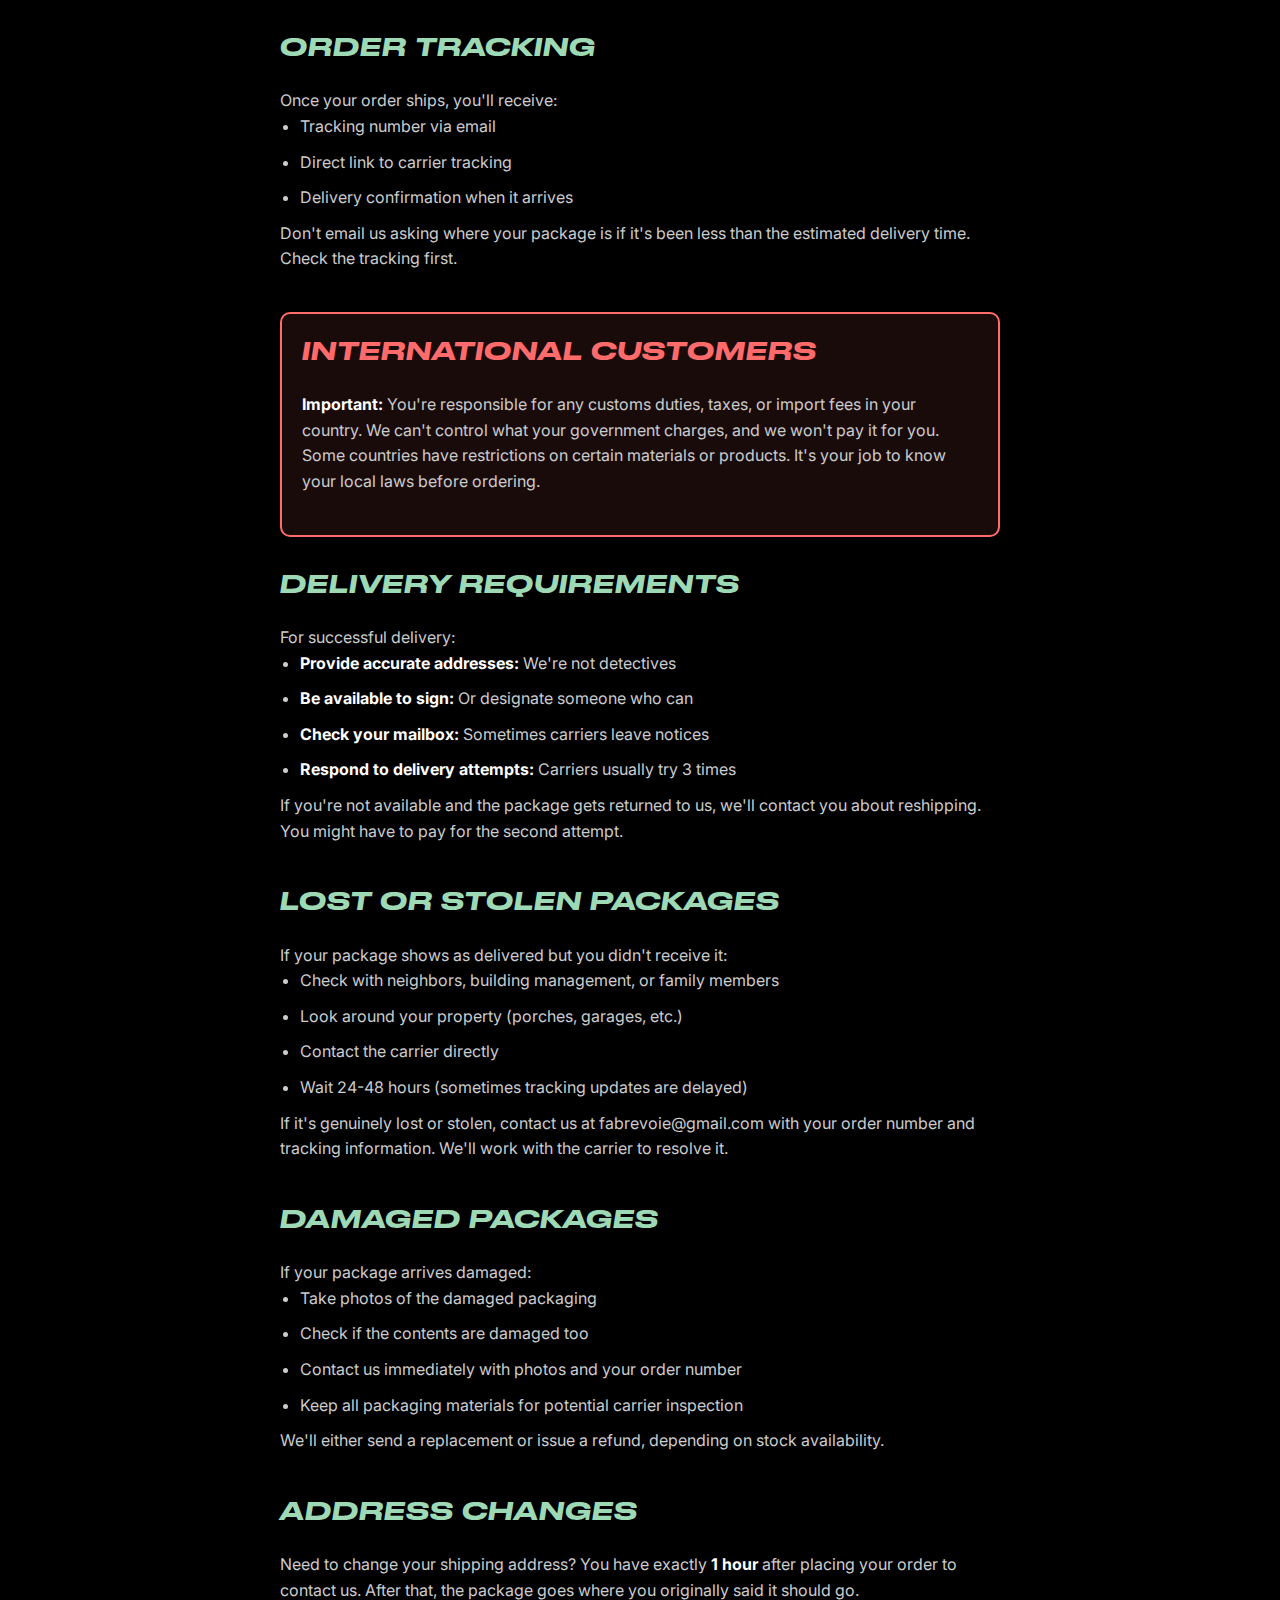
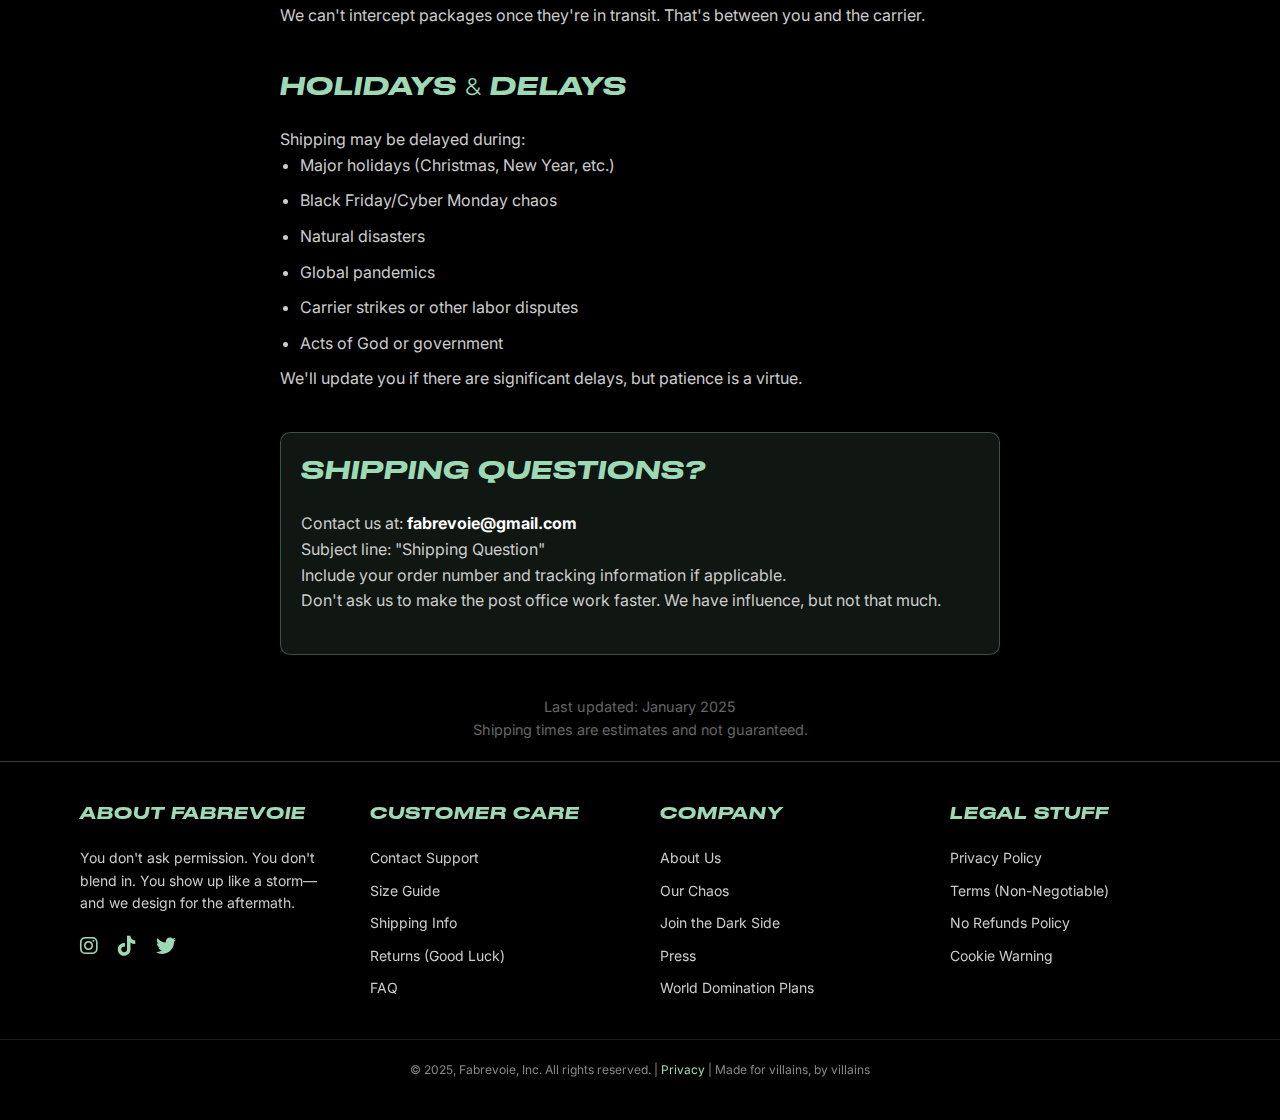
<file: shipping.html>
<!DOCTYPE html>
<html lang="en" style="background: #000;">
<head>
    <meta charset="UTF-8">
    <meta name="viewport" content="width=device-width, initial-scale=1.0">
    <title>Shipping Policy - Fabrevoie</title>
    <meta name="description" content="Shipping Policy - It ships when it ships">
    <link rel="icon" type="image/png" href="assets/images/logo-small.png">
    
    <link rel="stylesheet" href="https://cdnjs.cloudflare.com/ajax/libs/font-awesome/6.0.0-beta3/css/all.min.css">
    <link rel="preconnect" href="https://fonts.googleapis.com">
    <link rel="preconnect" href="https://fonts.gstatic.com" crossorigin>
    <link href="https://fonts.googleapis.com/css2?family=Inter:wght@300;400;500;600&family=Montserrat:wght@400;600;700;800;900&display=swap" rel="stylesheet">

    <style>
        @font-face {
            font-family: 'DrukWide';
            src: url('fonts/DrukWide-MediumItalic-Trial.otf') format('opentype');
            font-weight: normal;
            font-style: italic;
        }

        :root {
            --color-primary: #9ED9B5;
            --font-headers: 'DrukWide', 'Montserrat', sans-serif;
            --font-body: 'Inter', sans-serif;
            --font-numbers: 'DrukWide', 'Space Mono', monospace;
            --font-primary-weight: normal;
            --font-secondary-weight-normal: 400;
            --font-numbers-weight: normal;
        }

        * {
            margin: 0;
            padding: 0;
            box-sizing: border-box;
        }

        body, html {
            font-family: var(--font-body);
            background-color: #000;
            background-image: 
                linear-gradient(rgba(0, 0, 0, 0.75), rgba(0, 0, 0, 0.85)),
                url('assets/images/pat2.png');
            background-size: cover;
            background-position: center;
            background-repeat: no-repeat;
            background-attachment: fixed;
            color: white;
            line-height: 1.6;
            min-height: 100vh;
        }

        /* Header */
        .about-header {
            position: fixed;
            top: 0;
            left: 0;
            right: 0;
            z-index: 1000;
            display: flex;
            align-items: center;
            justify-content: space-between;
            padding: 20px 40px;
            background: rgba(0, 0, 0, 0.9);
            backdrop-filter: blur(10px);
            border-bottom: 1px solid rgba(255, 255, 255, 0.1);
        }

        .header-left {
            display: flex;
            align-items: center;
            gap: 20px;
        }

        .back-home {
            background: none;
            border: none;
            color: white;
            font-size: 14px;
            cursor: pointer;
            display: flex;
            align-items: center;
            gap: 8px;
            transition: all 0.3s ease;
            font-family: var(--font-body);
            text-decoration: none;
        }

        .back-home:hover {
            color: var(--color-primary);
            transform: translateX(-5px);
        }

        .logo {
            height: 50px;
            filter: brightness(0) saturate(100%) invert(84%) sepia(14%) saturate(437%) hue-rotate(82deg) brightness(95%) contrast(89%);
        }

        .header-center {
            position: absolute;
            left: 50%;
            transform: translateX(-50%);
        }

        .top-logo {
            height: 80px;
            width: auto;
            filter: brightness(0) saturate(100%) invert(100%) sepia(0%) saturate(0%) hue-rotate(0deg) brightness(100%) contrast(100%);
            cursor: pointer;
            transition: transform 0.3s ease;
        }

        .top-logo:hover {
            transform: scale(1.05);
        }

        .header-nav {
            display: flex;
            gap: 25px;
            align-items: center;
        }

        .nav-link {
            font-family: var(--font-headers);
            font-weight: var(--font-primary-weight);
            font-size: 14px;
            color: white;
            text-decoration: none;
            text-transform: uppercase;
            letter-spacing: 1px;
            transition: all 0.3s ease;
        }

        .nav-link:hover {
            color: var(--color-primary);
        }

        .nav-link.active {
            color: var(--color-primary);
        }

        /* Main Content */
        .page-container {
            position: relative;
            z-index: 2;
            background: rgba(0, 0, 0, 0.6);
            min-height: 100vh;
            padding-top: 120px;
        }

        .content {
            max-width: 800px;
            margin: 0 auto;
            padding: 60px 40px 0 40px;
        }

        .page-title {
            font-family: var(--font-headers);
            font-weight: var(--font-primary-weight);
            font-size: 3rem;
            color: white;
            text-transform: uppercase;
            letter-spacing: 2px;
            margin-bottom: 20px;
            text-align: center;
            text-shadow: 0 0 20px rgba(158, 217, 181, 0.5);
        }

        .page-subtitle {
            font-family: var(--font-headers);
            font-weight: var(--font-primary-weight);
            font-size: 1.2rem;
            color: var(--color-primary);
            text-transform: uppercase;
            letter-spacing: 1px;
            margin-bottom: 40px;
            text-align: center;
        }

        .section {
            margin-bottom: 40px;
        }

        .section-title {
            font-family: var(--font-headers);
            font-weight: var(--font-primary-weight);
            font-size: 1.5rem;
            color: var(--color-primary);
            text-transform: uppercase;
            letter-spacing: 1px;
            margin-bottom: 20px;
        }

        .section-content {
            font-family: var(--font-body);
            font-size: 1rem;
            line-height: 1.6;
            color: #ccc;
            margin-bottom: 20px;
        }

        .section-content strong {
            color: white;
        }

        .shipping-table {
            width: 100%;
            border-collapse: collapse;
            margin: 20px 0;
            background: rgba(255, 255, 255, 0.05);
            border-radius: 10px;
            overflow: hidden;
        }

        .shipping-table th {
            background: rgba(158, 217, 181, 0.2);
            color: white;
            padding: 15px;
            text-align: left;
            font-family: var(--font-headers);
            font-size: 14px;
            text-transform: uppercase;
            letter-spacing: 1px;
        }

        .shipping-table td {
            padding: 15px;
            border-bottom: 1px solid rgba(255, 255, 255, 0.1);
            color: #ccc;
        }

        .shipping-table td strong {
            color: white;
        }

        .good-news-box {
            background: rgba(158, 217, 181, 0.1);
            border: 2px solid var(--color-primary);
            border-radius: 10px;
            padding: 20px;
            margin: 30px 0;
        }

        .warning-box {
            background: rgba(255, 107, 107, 0.1);
            border: 2px solid #ff6b6b;
            border-radius: 10px;
            padding: 20px;
            margin: 30px 0;
        }

        .warning-box .section-title {
            color: #ff6b6b;
        }

        .contact-info {
            background: rgba(158, 217, 181, 0.1);
            border: 1px solid rgba(158, 217, 181, 0.3);
            border-radius: 10px;
            padding: 20px;
            margin: 30px 0;
        }

        ul {
            padding-left: 20px;
        }

        li {
            margin-bottom: 10px;
        }

        /* Footer */
        .main-footer {
            position: relative;
            width: 100%;
            background: rgba(0, 0, 0, 0.95);
            backdrop-filter: blur(15px);
            border-top: 1px solid rgba(158, 217, 181, 0.3);
            padding: 40px 0;
            margin-top: 0;
        }

        .footer-content {
            max-width: 1200px;
            margin: 0 auto;
            display: grid;
            grid-template-columns: repeat(auto-fit, minmax(250px, 1fr));
            gap: 40px;
            padding: 0 40px;
        }

        .footer-section h4 {
            font-family: var(--font-headers);
            font-weight: var(--font-primary-weight);
            font-size: 1rem;
            color: var(--color-primary);
            text-transform: uppercase;
            letter-spacing: 1px;
            margin-bottom: 20px;
        }

        .footer-section p,
        .footer-section li {
            font-family: var(--font-body);
            font-size: 14px;
            color: #ccc;
            line-height: 1.6;
            margin-bottom: 10px;
        }

        .footer-section ul {
            list-style: none;
            padding: 0;
            margin: 0;
        }

        .footer-section a {
            color: #ccc;
            text-decoration: none;
            transition: color 0.3s ease;
        }

        .footer-section a:hover { 
            color: var(--color-primary); 
        }

        .footer-social {
            display: flex;
            gap: 20px;
            margin-top: 15px;
        }

        .footer-social a {
            color: var(--color-primary);
            font-size: 20px;
            transition: color 0.3s ease;
        }

        .footer-social a:hover { 
            color: #7BC097; 
        }

        .footer-bottom {
            border-top: 1px solid rgba(255, 255, 255, 0.1);
            padding-top: 20px;
            margin-top: 30px;
            text-align: center;
        }

        .footer-bottom p {
            font-family: var(--font-body);
            font-size: 12px;
            color: #888;
            margin: 0;
        }

        .footer-bottom a {
            color: var(--color-primary);
            text-decoration: none;
        }

        .footer-bottom a:hover { 
            text-decoration: underline; 
        }

        @media screen and (max-width: 768px) {
            .about-header {
                padding: 15px 20px;
                flex-direction: column;
                gap: 15px;
                align-items: flex-start;
            }

            .header-center {
                position: relative;
                left: auto;
                transform: none;
                order: -1;
            }

            .top-logo {
                height: 60px;
            }

            .content {
                padding: 40px 20px;
            }
            
            .page-title {
                font-size: 2rem;
            }

            .shipping-table th,
            .shipping-table td {
                padding: 10px;
                font-size: 14px;
            }

            .footer-content {
                grid-template-columns: 1fr;
                gap: 30px;
                padding: 0 20px;
            }

            .main-footer {
                padding: 40px 0;
            }
        }

        @media screen and (max-width: 480px) {
            .top-logo {
                height: 50px;
            }

            .page-title {
                font-size: 2rem;
            }

            .page-subtitle {
                font-size: 1rem;
            }
        }
    </style>
</head>
<body>
    <!-- Header -->
    <header class="about-header">
        <div class="header-left">
            <a href="index.html" class="back-home">
                <i class="fas fa-arrow-left"></i>
                Back
            </a>
            <img src="assets/images/logo-small.png" alt="Fabrevoie Logo" class="logo">
        </div>
        
        <div class="header-center">
            <a href="index.html">
                <img src="assets/images/FNAME.png" alt="Fabrevoie" class="top-logo">
            </a>
        </div>
        
        <nav class="header-nav">
            <a href="index.html" class="nav-link">Home</a>
            <a href="about.html" class="nav-link">About</a>
            <a href="contact.html" class="nav-link">Contact</a>
            <a href="index.html#shop" class="nav-link">Shop</a>
        </nav>
    </header>

    <div class="page-container">
        <main class="content">
            <h1 class="page-title">Shipping Policy</h1>
            <p class="page-subtitle">It ships when it ships</p>

            <div class="good-news-box">
                <h2 class="section-title">The One Nice Thing We Do</h2>
                <div class="section-content">
                    <p><strong>FREE SHIPPING WORLDWIDE</strong> - Yes, you read that right. We ship anywhere for free because we're already charging you enough for the shoes.</p>
                </div>
            </div>

            <div class="section">
                <h2 class="section-title">Processing Time</h2>
                <div class="section-content">
                    <p>Your order will be processed and shipped within:</p>
                    <ul>
                        <li><strong>1-3 business days</strong> for in-stock items</li>
                        <li><strong>2-4 weeks</strong> for made-to-order items</li>
                        <li><strong>Eventually</strong> for limited edition drops</li>
                    </ul>
                    <p>Business days = Monday through Friday, excluding holidays when we're probably at the beach.</p>
                    <p>Processing time starts after your payment clears, not when you place the order. Basic economics.</p>
                </div>
            </div>

            <div class="section">
                <h2 class="section-title">Shipping Times & Methods</h2>
                <div class="section-content">
                    <table class="shipping-table">
                        <thead>
                            <tr>
                                <th>Region</th>
                                <th>Delivery Time</th>
                                <th>Carrier</th>
                                <th>Cost</th>
                            </tr>
                        </thead>
                        <tbody>
                            <tr>
                                <td><strong>United States</strong></td>
                                <td>3-7 business days</td>
                                <td>FedEx, UPS, or USPS</td>
                                <td><strong>FREE</strong></td>
                            </tr>
                            <tr>
                                <td><strong>Canada</strong></td>
                                <td>5-10 business days</td>
                                <td>Canada Post, FedEx</td>
                                <td><strong>FREE</strong></td>
                            </tr>
                            <tr>
                                <td><strong>Europe</strong></td>
                                <td>7-14 business days</td>
                                <td>DHL, FedEx</td>
                                <td><strong>FREE</strong></td>
                            </tr>
                            <tr>
                                <td><strong>Australia/NZ</strong></td>
                                <td>10-14 business days</td>
                                <td>Australia Post, DHL</td>
                                <td><strong>FREE</strong></td>
                            </tr>
                            <tr>
                                <td><strong>Rest of World</strong></td>
                                <td>10-21 business days</td>
                                <td>DHL, FedEx</td>
                                <td><strong>FREE</strong></td>
                            </tr>
                        </tbody>
                    </table>
                    <p><strong>Note:</strong> These are estimates, not guarantees. Shipping times depend on customs, weather, and the general competence of postal services.</p>
                </div>
            </div>

            <div class="section">
                <h2 class="section-title">What's Included</h2>
                <div class="section-content">
                    <p>Every order includes:</p>
                    <ul>
                        <li>Your overpriced shoes in their original box</li>
                        <li>Tracking information via email</li>
                        <li>Discreet packaging (no one needs to know what you spent)</li>
                        <li>Insurance coverage</li>
                        <li>Our judgment-free delivery service</li>
                    </ul>
                </div>
            </div>

            <div class="section">
                <h2 class="section-title">Order Tracking</h2>
                <div class="section-content">
                    <p>Once your order ships, you'll receive:</p>
                    <ul>
                        <li>Tracking number via email</li>
                        <li>Direct link to carrier tracking</li>
                        <li>Delivery confirmation when it arrives</li>
                    </ul>
                    <p>Don't email us asking where your package is if it's been less than the estimated delivery time. Check the tracking first.</p>
                </div>
            </div>

            <div class="warning-box">
                <h2 class="section-title">International Customers</h2>
                <div class="section-content">
                    <p><strong>Important:</strong> You're responsible for any customs duties, taxes, or import fees in your country. We can't control what your government charges, and we won't pay it for you.</p>
                    <p>Some countries have restrictions on certain materials or products. It's your job to know your local laws before ordering.</p>
                </div>
            </div>

            <div class="section">
                <h2 class="section-title">Delivery Requirements</h2>
                <div class="section-content">
                    <p>For successful delivery:</p>
                    <ul>
                        <li><strong>Provide accurate addresses:</strong> We're not detectives</li>
                        <li><strong>Be available to sign:</strong> Or designate someone who can</li>
                        <li><strong>Check your mailbox:</strong> Sometimes carriers leave notices</li>
                        <li><strong>Respond to delivery attempts:</strong> Carriers usually try 3 times</li>
                    </ul>
                    <p>If you're not available and the package gets returned to us, we'll contact you about reshipping. You might have to pay for the second attempt.</p>
                </div>
            </div>

            <div class="section">
                <h2 class="section-title">Lost or Stolen Packages</h2>
                <div class="section-content">
                    <p>If your package shows as delivered but you didn't receive it:</p>
                    <ul>
                        <li>Check with neighbors, building management, or family members</li>
                        <li>Look around your property (porches, garages, etc.)</li>
                        <li>Contact the carrier directly</li>
                        <li>Wait 24-48 hours (sometimes tracking updates are delayed)</li>
                    </ul>
                    <p>If it's genuinely lost or stolen, contact us at fabrevoie@gmail.com with your order number and tracking information. We'll work with the carrier to resolve it.</p>
                </div>
            </div>

            <div class="section">
                <h2 class="section-title">Damaged Packages</h2>
                <div class="section-content">
                    <p>If your package arrives damaged:</p>
                    <ul>
                        <li>Take photos of the damaged packaging</li>
                        <li>Check if the contents are damaged too</li>
                        <li>Contact us immediately with photos and your order number</li>
                        <li>Keep all packaging materials for potential carrier inspection</li>
                    </ul>
                    <p>We'll either send a replacement or issue a refund, depending on stock availability.</p>
                </div>
            </div>

            <div class="section">
                <h2 class="section-title">Address Changes</h2>
                <div class="section-content">
                    <p>Need to change your shipping address? You have exactly <strong>1 hour</strong> after placing your order to contact us. After that, the package goes where you originally said it should go.</p>
                    <p>We can't intercept packages once they're in transit. That's between you and the carrier.</p>
                </div>
            </div>

            <div class="section">
                <h2 class="section-title">Holidays & Delays</h2>
                <div class="section-content">
                    <p>Shipping may be delayed during:</p>
                    <ul>
                        <li>Major holidays (Christmas, New Year, etc.)</li>
                        <li>Black Friday/Cyber Monday chaos</li>
                        <li>Natural disasters</li>
                        <li>Global pandemics</li>
                        <li>Carrier strikes or other labor disputes</li>
                        <li>Acts of God or government</li>
                    </ul>
                    <p>We'll update you if there are significant delays, but patience is a virtue.</p>
                </div>
            </div>

            <div class="contact-info">
                <h2 class="section-title">Shipping Questions?</h2>
                <div class="section-content">
                    <p>Contact us at: <strong>fabrevoie@gmail.com</strong></p>
                    <p>Subject line: "Shipping Question"</p>
                    <p>Include your order number and tracking information if applicable.</p>
                    <p>Don't ask us to make the post office work faster. We have influence, but not that much.</p>
                </div>
            </div>

            <div class="section-content" style="text-align: center; margin-top: 40px; color: #666; font-size: 0.9rem;">
                <p>Last updated: January 2025</p>
                <p>Shipping times are estimates and not guaranteed.</p>
            </div>
        </main>
    </div>

    <!-- Footer -->
    <footer class="main-footer">
        <div class="footer-content">
            <div class="footer-section">
                <h4>About Fabrevoie</h4>
                <p>You don't ask permission. You don't blend in. You show up like a storm—and we design for the aftermath.</p>
                <div class="footer-social">
                    <a href="https://www.instagram.com/fabrevoie" target="_blank" aria-label="Follow us on Instagram">
                        <i class="fab fa-instagram"></i>
                    </a>
                    <a href="https://www.tiktok.com/@fabrevoie" target="_blank" aria-label="Follow us on TikTok">
                        <i class="fab fa-tiktok"></i>
                    </a>
                    <a href="#" target="_blank" aria-label="Follow us on Twitter">
                        <i class="fab fa-twitter"></i>
                    </a>
                </div>
            </div>

            <div class="footer-section">
                <h4>Customer Care</h4>
                <ul>
                    <li><a href="contact.html">Contact Support</a></li>
                    <li><a href="#" onclick="showAccessDenied()">Size Guide</a></li>
                    <li><a href="shipping.html">Shipping Info</a></li>
                    <li><a href="returns.html">Returns (Good Luck)</a></li>
                    <li><a href="#" onclick="showAccessDenied()">FAQ</a></li>
                </ul>
            </div>

            <div class="footer-section">
                <h4>Company</h4>
                <ul>
                    <li><a href="about.html">About Us</a></li>
                    <li><a href="#" onclick="showAccessDenied()">Our Chaos</a></li>
                    <li><a href="#" onclick="showAccessDenied()">Join the Dark Side</a></li>
                    <li><a href="#" onclick="showAccessDenied()">Press</a></li>
                    <li><a href="#" onclick="showAccessDenied()">World Domination Plans</a></li>
                </ul>
            </div>

            <div class="footer-section">
                <h4>Legal Stuff</h4>
                <ul>
                    <li><a href="privacy-policy.html">Privacy Policy</a></li>
                    <li><a href="terms.html">Terms (Non-Negotiable)</a></li>
                    <li><a href="returns.html">No Refunds Policy</a></li>
                    <li><a href="#" onclick="showAccessDenied()">Cookie Warning</a></li>
                </ul>
            </div>
        </div>

        <div class="footer-bottom">
            <p>&copy; 2025, Fabrevoie, Inc. All rights reserved. | <a href="privacy-policy.html">Privacy</a> | Made for villains, by villains</p>
        </div>
    </footer>

    <script>
        function showAccessDenied() {
            alert('This page? Nah. We don\'t care. We\'re too busy making shoes that cost more than your rent.');
        }
    </script>
</body>
</html>
</file>
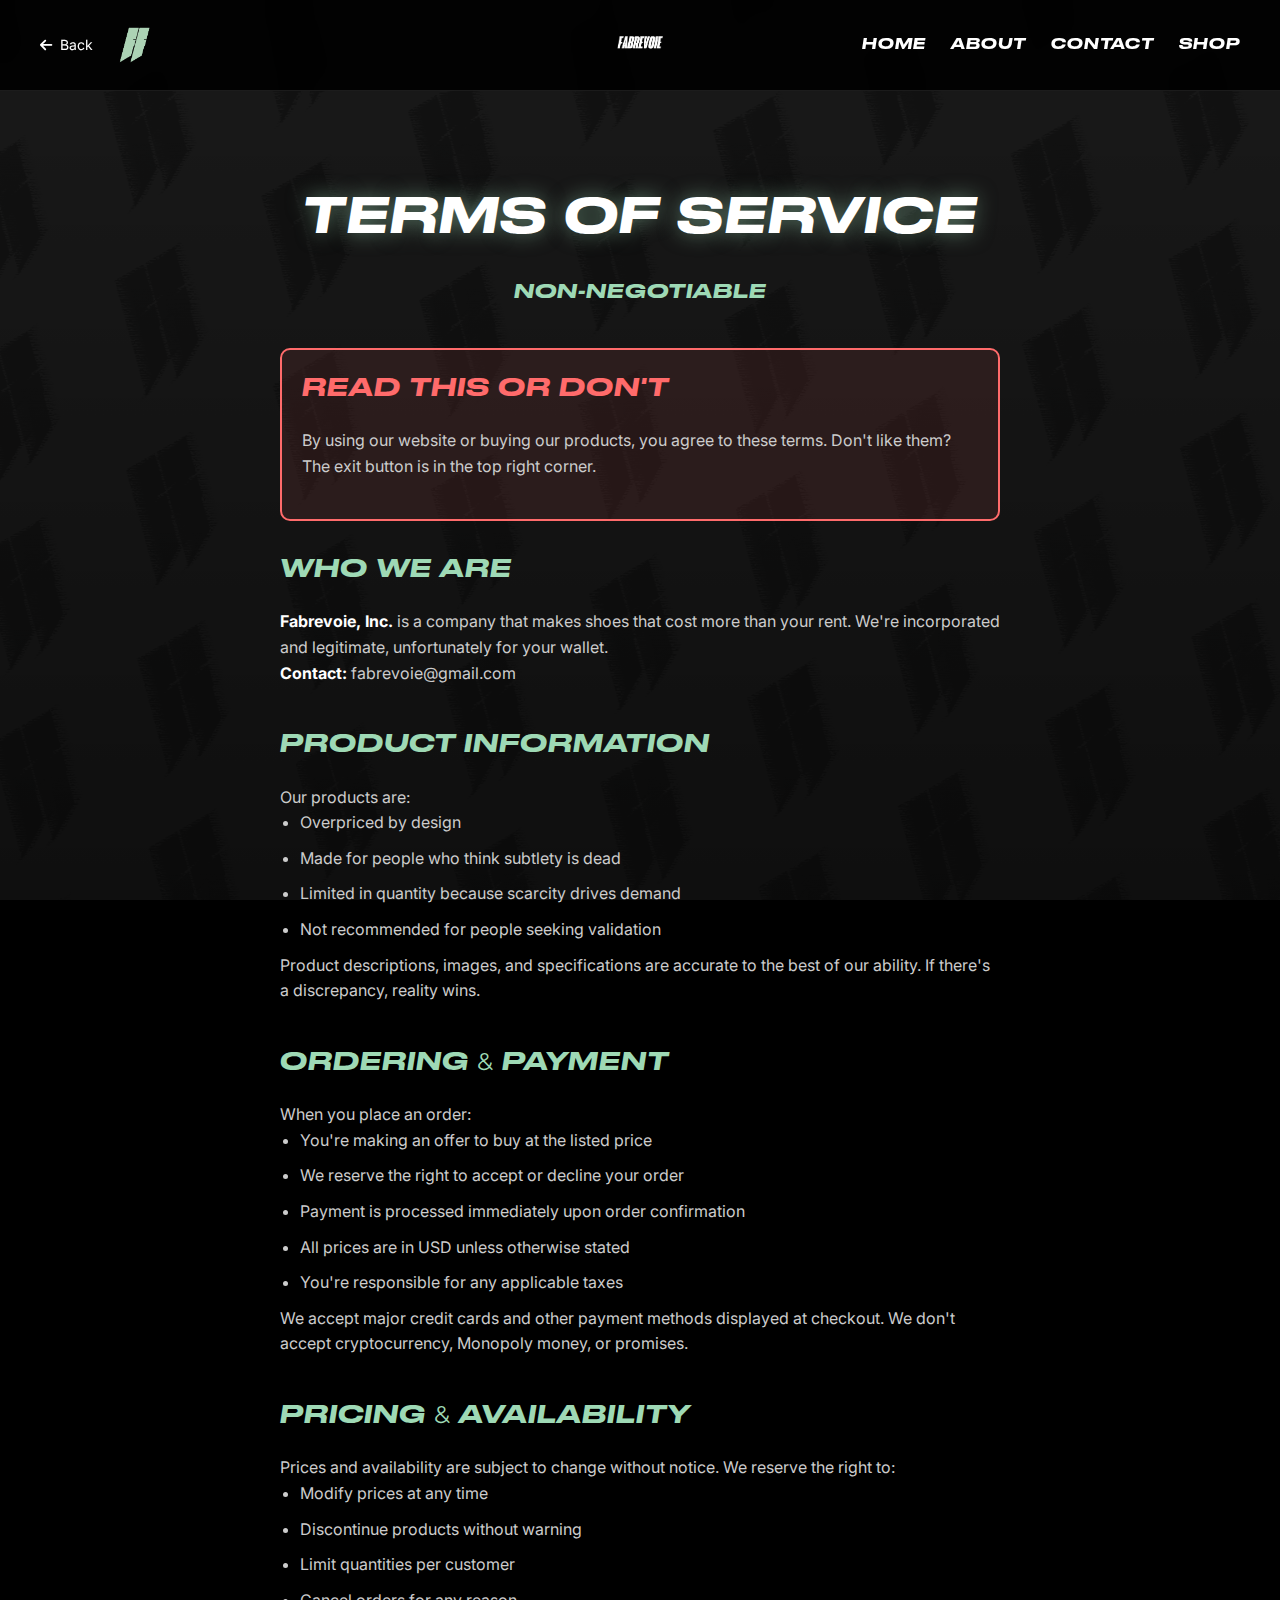
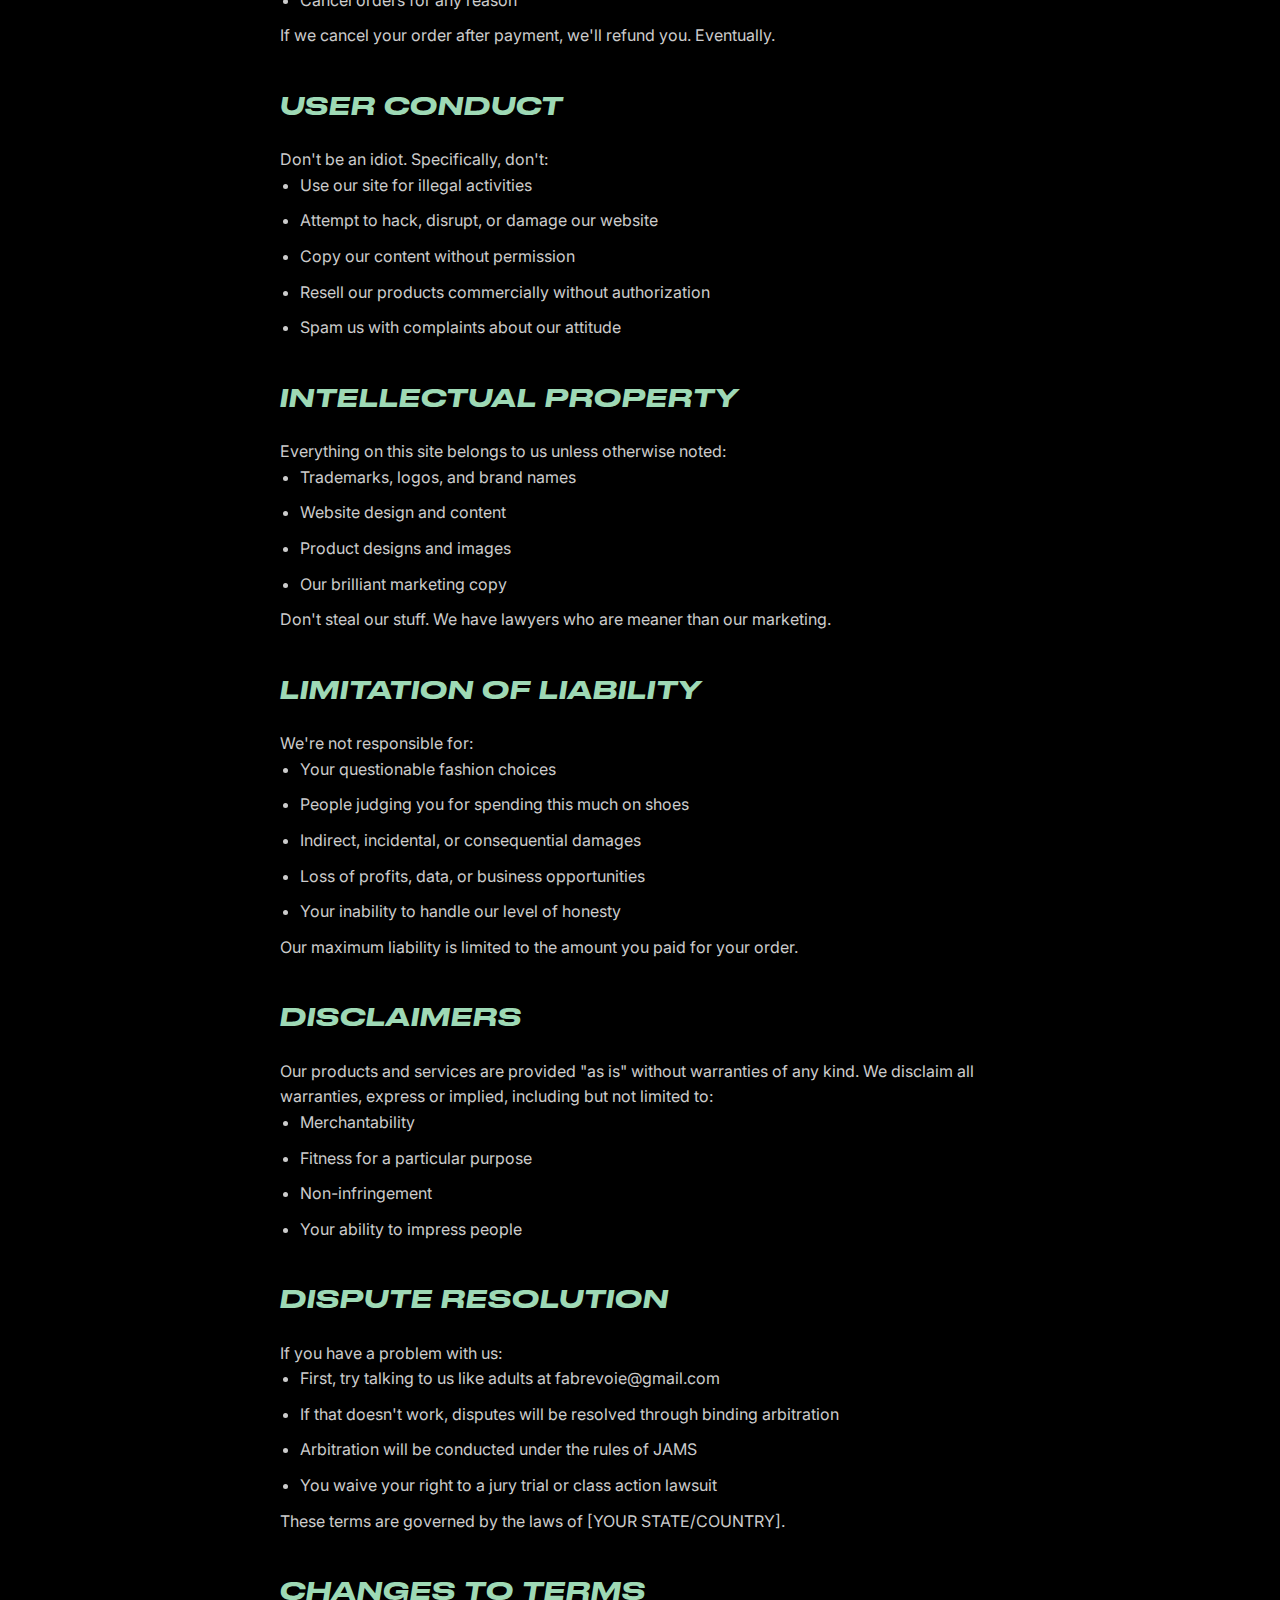
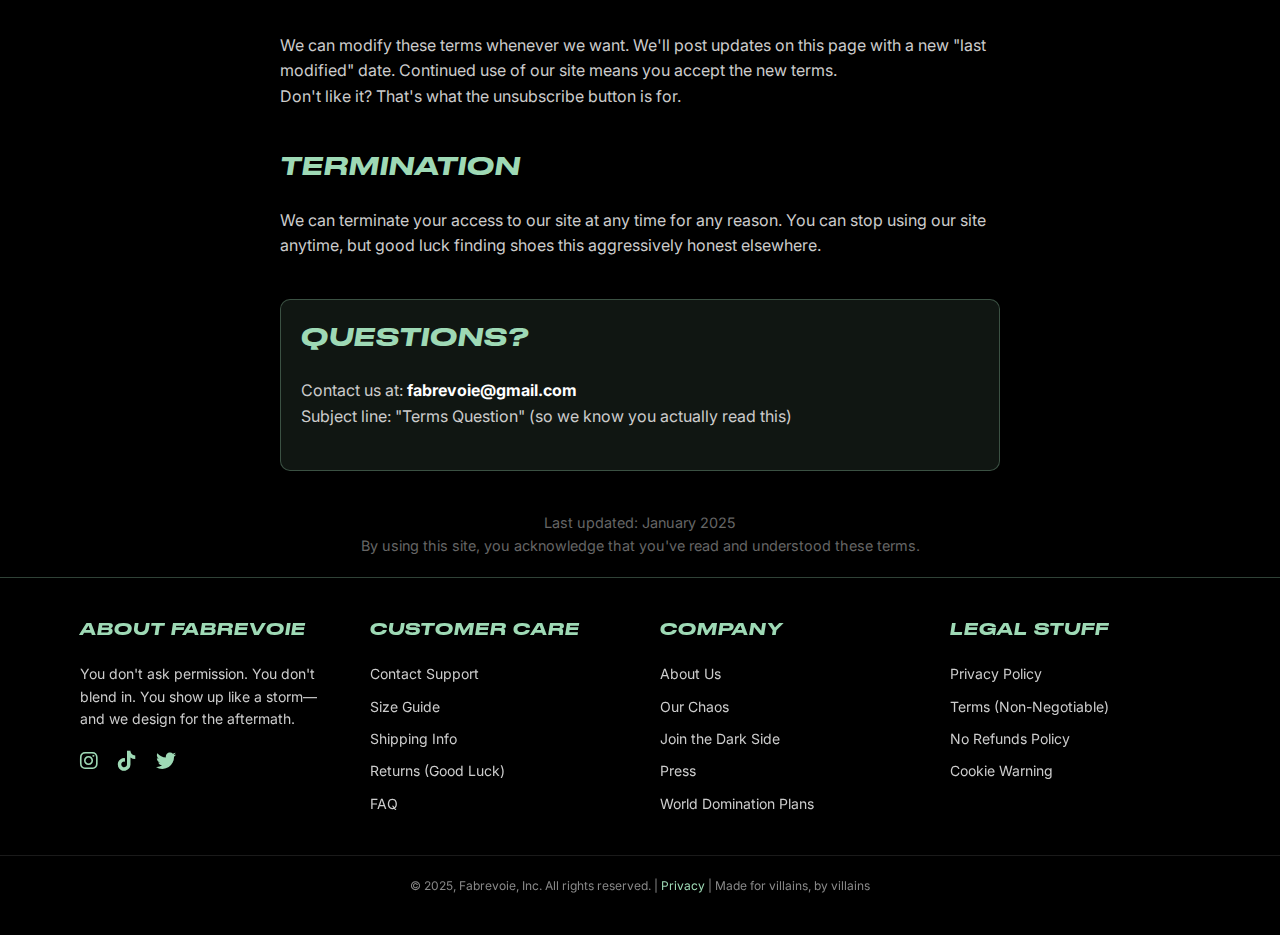
<file: terms.html>
<!DOCTYPE html>
<html lang="en" style="background: #000;">
<head>
    <meta charset="UTF-8">
    <meta name="viewport" content="width=device-width, initial-scale=1.0">
    <title>Terms of Service - Fabrevoie</title>
    <meta name="description" content="Terms of Service - Non-negotiable">
    <link rel="icon" type="image/png" href="assets/images/logo-small.png">
    
    <link rel="stylesheet" href="https://cdnjs.cloudflare.com/ajax/libs/font-awesome/6.0.0-beta3/css/all.min.css">
    <link rel="preconnect" href="https://fonts.googleapis.com">
    <link rel="preconnect" href="https://fonts.gstatic.com" crossorigin>
    <link href="https://fonts.googleapis.com/css2?family=Inter:wght@300;400;500;600&family=Montserrat:wght@400;600;700;800;900&display=swap" rel="stylesheet">

    <style>
        @font-face {
            font-family: 'DrukWide';
            src: url('fonts/DrukWide-MediumItalic-Trial.otf') format('opentype');
            font-weight: normal;
            font-style: italic;
        }

        :root {
            --color-primary: #9ED9B5;
            --font-headers: 'DrukWide', 'Montserrat', sans-serif;
            --font-body: 'Inter', sans-serif;
            --font-numbers: 'DrukWide', 'Space Mono', monospace;
            --font-primary-weight: normal;
            --font-secondary-weight-normal: 400;
            --font-numbers-weight: normal;
        }

        * {
            margin: 0;
            padding: 0;
            box-sizing: border-box;
        }

        body, html {
            font-family: var(--font-body);
            background-color: #000;
            background-image: 
                linear-gradient(rgba(0, 0, 0, 0.75), rgba(0, 0, 0, 0.85)),
                url('assets/images/pat2.png');
            background-size: cover;
            background-position: center;
            background-repeat: no-repeat;
            background-attachment: fixed;
            color: white;
            line-height: 1.6;
            min-height: 100vh;
        }

        /* Header */
        .about-header {
            position: fixed;
            top: 0;
            left: 0;
            right: 0;
            z-index: 1000;
            display: flex;
            align-items: center;
            justify-content: space-between;
            padding: 20px 40px;
            background: rgba(0, 0, 0, 0.9);
            backdrop-filter: blur(10px);
            border-bottom: 1px solid rgba(255, 255, 255, 0.1);
        }

        .header-left {
            display: flex;
            align-items: center;
            gap: 20px;
        }

        .back-home {
            background: none;
            border: none;
            color: white;
            font-size: 14px;
            cursor: pointer;
            display: flex;
            align-items: center;
            gap: 8px;
            transition: all 0.3s ease;
            font-family: var(--font-body);
            text-decoration: none;
        }

        .back-home:hover {
            color: var(--color-primary);
            transform: translateX(-5px);
        }

        .logo {
            height: 50px;
            filter: brightness(0) saturate(100%) invert(84%) sepia(14%) saturate(437%) hue-rotate(82deg) brightness(95%) contrast(89%);
        }

        .header-center {
            position: absolute;
            left: 50%;
            transform: translateX(-50%);
        }

        .top-logo {
            height: 80px;
            width: auto;
            filter: brightness(0) saturate(100%) invert(100%) sepia(0%) saturate(0%) hue-rotate(0deg) brightness(100%) contrast(100%);
            cursor: pointer;
            transition: transform 0.3s ease;
        }

        .top-logo:hover {
            transform: scale(1.05);
        }

        .header-nav {
            display: flex;
            gap: 25px;
            align-items: center;
        }

        .nav-link {
            font-family: var(--font-headers);
            font-weight: var(--font-primary-weight);
            font-size: 14px;
            color: white;
            text-decoration: none;
            text-transform: uppercase;
            letter-spacing: 1px;
            transition: all 0.3s ease;
        }

        .nav-link:hover {
            color: var(--color-primary);
        }

        .nav-link.active {
            color: var(--color-primary);
        }

        /* Main Content */
        .page-container {
            position: relative;
            z-index: 2;
            background: rgba(0, 0, 0, 0.6);
            min-height: 100vh;
            padding-top: 120px;
        }

        .content {
            max-width: 800px;
            margin: 0 auto;
            padding: 60px 40px 0 40px;
        }

        .page-title {
            font-family: var(--font-headers);
            font-weight: var(--font-primary-weight);
            font-size: 3rem;
            color: white;
            text-transform: uppercase;
            letter-spacing: 2px;
            margin-bottom: 20px;
            text-align: center;
            text-shadow: 0 0 20px rgba(158, 217, 181, 0.5);
        }

        .page-subtitle {
            font-family: var(--font-headers);
            font-weight: var(--font-primary-weight);
            font-size: 1.2rem;
            color: var(--color-primary);
            text-transform: uppercase;
            letter-spacing: 1px;
            margin-bottom: 40px;
            text-align: center;
        }

        .section {
            margin-bottom: 40px;
        }

        .section-title {
            font-family: var(--font-headers);
            font-weight: var(--font-primary-weight);
            font-size: 1.5rem;
            color: var(--color-primary);
            text-transform: uppercase;
            letter-spacing: 1px;
            margin-bottom: 20px;
        }

        .section-content {
            font-family: var(--font-body);
            font-size: 1rem;
            line-height: 1.6;
            color: #ccc;
            margin-bottom: 20px;
        }

        .section-content strong {
            color: white;
        }

        .contact-info {
            background: rgba(158, 217, 181, 0.1);
            border: 1px solid rgba(158, 217, 181, 0.3);
            border-radius: 10px;
            padding: 20px;
            margin: 30px 0;
        }

        .warning-box {
            background: rgba(255, 107, 107, 0.1);
            border: 2px solid #ff6b6b;
            border-radius: 10px;
            padding: 20px;
            margin: 30px 0;
        }

        .warning-box .section-title {
            color: #ff6b6b;
        }

        ul {
            padding-left: 20px;
        }

        li {
            margin-bottom: 10px;
        }

        /* Footer */
        .main-footer {
            position: relative;
            width: 100%;
            background: rgba(0, 0, 0, 0.95);
            backdrop-filter: blur(15px);
            border-top: 1px solid rgba(158, 217, 181, 0.3);
            padding: 40px 0;
            margin-top: 0;
        }

        .footer-content {
            max-width: 1200px;
            margin: 0 auto;
            display: grid;
            grid-template-columns: repeat(auto-fit, minmax(250px, 1fr));
            gap: 40px;
            padding: 0 40px;
        }

        .footer-section h4 {
            font-family: var(--font-headers);
            font-weight: var(--font-primary-weight);
            font-size: 1rem;
            color: var(--color-primary);
            text-transform: uppercase;
            letter-spacing: 1px;
            margin-bottom: 20px;
        }

        .footer-section p,
        .footer-section li {
            font-family: var(--font-body);
            font-size: 14px;
            color: #ccc;
            line-height: 1.6;
            margin-bottom: 10px;
        }

        .footer-section ul {
            list-style: none;
            padding: 0;
            margin: 0;
        }

        .footer-section a {
            color: #ccc;
            text-decoration: none;
            transition: color 0.3s ease;
        }

        .footer-section a:hover { 
            color: var(--color-primary); 
        }

        .footer-social {
            display: flex;
            gap: 20px;
            margin-top: 15px;
        }

        .footer-social a {
            color: var(--color-primary);
            font-size: 20px;
            transition: color 0.3s ease;
        }

        .footer-social a:hover { 
            color: #7BC097; 
        }

        .footer-bottom {
            border-top: 1px solid rgba(255, 255, 255, 0.1);
            padding-top: 20px;
            margin-top: 30px;
            text-align: center;
        }

        .footer-bottom p {
            font-family: var(--font-body);
            font-size: 12px;
            color: #888;
            margin: 0;
        }

        .footer-bottom a {
            color: var(--color-primary);
            text-decoration: none;
        }

        .footer-bottom a:hover { 
            text-decoration: underline; 
        }

        @media screen and (max-width: 768px) {
            .about-header {
                padding: 15px 20px;
                flex-direction: column;
                gap: 15px;
                align-items: flex-start;
            }

            .header-center {
                position: relative;
                left: auto;
                transform: none;
                order: -1;
            }

            .top-logo {
                height: 60px;
            }

            .content {
                padding: 40px 20px 0 20px;
            }
            
            .page-title {
                font-size: 2rem;
            }

            .footer-content {
                grid-template-columns: 1fr;
                gap: 30px;
                padding: 0 20px;
            }

            .main-footer {
                padding: 40px 0;
            }
        }

        @media screen and (max-width: 480px) {
            .top-logo {
                height: 50px;
            }

            .page-title {
                font-size: 2rem;
            }

            .page-subtitle {
                font-size: 1rem;
            }
        }
    </style>
</head>
<body>
    <!-- Header -->
    <header class="about-header">
        <div class="header-left">
            <a href="index.html" class="back-home">
                <i class="fas fa-arrow-left"></i>
                Back
            </a>
            <img src="assets/images/logo-small.png" alt="Fabrevoie Logo" class="logo">
        </div>
        
        <div class="header-center">
            <a href="index.html">
                <img src="assets/images/FNAME.png" alt="Fabrevoie" class="top-logo">
            </a>
        </div>
        
        <nav class="header-nav">
            <a href="index.html" class="nav-link">Home</a>
            <a href="about.html" class="nav-link">About</a>
            <a href="contact.html" class="nav-link">Contact</a>
            <a href="index.html#shop" class="nav-link">Shop</a>
        </nav>
    </header>

    <div class="page-container">
        <main class="content">
            <h1 class="page-title">Terms of Service</h1>
            <p class="page-subtitle">Non-negotiable</p>

            <div class="warning-box">
                <h2 class="section-title">Read This or Don't</h2>
                <div class="section-content">
                    <p>By using our website or buying our products, you agree to these terms. Don't like them? The exit button is in the top right corner.</p>
                </div>
            </div>

            <div class="section">
                <h2 class="section-title">Who We Are</h2>
                <div class="section-content">
                    <p><strong>Fabrevoie, Inc.</strong> is a company that makes shoes that cost more than your rent. We're incorporated and legitimate, unfortunately for your wallet.</p>
                    <p><strong>Contact:</strong> fabrevoie@gmail.com</p>
                </div>
            </div>

            <div class="section">
                <h2 class="section-title">Product Information</h2>
                <div class="section-content">
                    <p>Our products are:</p>
                    <ul>
                        <li>Overpriced by design</li>
                        <li>Made for people who think subtlety is dead</li>
                        <li>Limited in quantity because scarcity drives demand</li>
                        <li>Not recommended for people seeking validation</li>
                    </ul>
                    <p>Product descriptions, images, and specifications are accurate to the best of our ability. If there's a discrepancy, reality wins.</p>
                </div>
            </div>

            <div class="section">
                <h2 class="section-title">Ordering & Payment</h2>
                <div class="section-content">
                    <p>When you place an order:</p>
                    <ul>
                        <li>You're making an offer to buy at the listed price</li>
                        <li>We reserve the right to accept or decline your order</li>
                        <li>Payment is processed immediately upon order confirmation</li>
                        <li>All prices are in USD unless otherwise stated</li>
                        <li>You're responsible for any applicable taxes</li>
                    </ul>
                    <p>We accept major credit cards and other payment methods displayed at checkout. We don't accept cryptocurrency, Monopoly money, or promises.</p>
                </div>
            </div>

            <div class="section">
                <h2 class="section-title">Pricing & Availability</h2>
                <div class="section-content">
                    <p>Prices and availability are subject to change without notice. We reserve the right to:</p>
                    <ul>
                        <li>Modify prices at any time</li>
                        <li>Discontinue products without warning</li>
                        <li>Limit quantities per customer</li>
                        <li>Cancel orders for any reason</li>
                    </ul>
                    <p>If we cancel your order after payment, we'll refund you. Eventually.</p>
                </div>
            </div>

            <div class="section">
                <h2 class="section-title">User Conduct</h2>
                <div class="section-content">
                    <p>Don't be an idiot. Specifically, don't:</p>
                    <ul>
                        <li>Use our site for illegal activities</li>
                        <li>Attempt to hack, disrupt, or damage our website</li>
                        <li>Copy our content without permission</li>
                        <li>Resell our products commercially without authorization</li>
                        <li>Spam us with complaints about our attitude</li>
                    </ul>
                </div>
            </div>

            <div class="section">
                <h2 class="section-title">Intellectual Property</h2>
                <div class="section-content">
                    <p>Everything on this site belongs to us unless otherwise noted:</p>
                    <ul>
                        <li>Trademarks, logos, and brand names</li>
                        <li>Website design and content</li>
                        <li>Product designs and images</li>
                        <li>Our brilliant marketing copy</li>
                    </ul>
                    <p>Don't steal our stuff. We have lawyers who are meaner than our marketing.</p>
                </div>
            </div>

            <div class="section">
                <h2 class="section-title">Limitation of Liability</h2>
                <div class="section-content">
                    <p>We're not responsible for:</p>
                    <ul>
                        <li>Your questionable fashion choices</li>
                        <li>People judging you for spending this much on shoes</li>
                        <li>Indirect, incidental, or consequential damages</li>
                        <li>Loss of profits, data, or business opportunities</li>
                        <li>Your inability to handle our level of honesty</li>
                    </ul>
                    <p>Our maximum liability is limited to the amount you paid for your order.</p>
                </div>
            </div>

            <div class="section">
                <h2 class="section-title">Disclaimers</h2>
                <div class="section-content">
                    <p>Our products and services are provided "as is" without warranties of any kind. We disclaim all warranties, express or implied, including but not limited to:</p>
                    <ul>
                        <li>Merchantability</li>
                        <li>Fitness for a particular purpose</li>
                        <li>Non-infringement</li>
                        <li>Your ability to impress people</li>
                    </ul>
                </div>
            </div>

            <div class="section">
                <h2 class="section-title">Dispute Resolution</h2>
                <div class="section-content">
                    <p>If you have a problem with us:</p>
                    <ul>
                        <li>First, try talking to us like adults at fabrevoie@gmail.com</li>
                        <li>If that doesn't work, disputes will be resolved through binding arbitration</li>
                        <li>Arbitration will be conducted under the rules of JAMS</li>
                        <li>You waive your right to a jury trial or class action lawsuit</li>
                    </ul>
                    <p>These terms are governed by the laws of [YOUR STATE/COUNTRY].</p>
                </div>
            </div>

            <div class="section">
                <h2 class="section-title">Changes to Terms</h2>
                <div class="section-content">
                    <p>We can modify these terms whenever we want. We'll post updates on this page with a new "last modified" date. Continued use of our site means you accept the new terms.</p>
                    <p>Don't like it? That's what the unsubscribe button is for.</p>
                </div>
            </div>

            <div class="section">
                <h2 class="section-title">Termination</h2>
                <div class="section-content">
                    <p>We can terminate your access to our site at any time for any reason. You can stop using our site anytime, but good luck finding shoes this aggressively honest elsewhere.</p>
                </div>
            </div>

            <div class="contact-info">
                <h2 class="section-title">Questions?</h2>
                <div class="section-content">
                    <p>Contact us at: <strong>fabrevoie@gmail.com</strong></p>
                    <p>Subject line: "Terms Question" (so we know you actually read this)</p>
                </div>
            </div>

            <div class="section-content" style="text-align: center; margin-top: 40px; color: #666; font-size: 0.9rem;">
                <p>Last updated: January 2025</p>
                <p>By using this site, you acknowledge that you've read and understood these terms.</p>
            </div>
        </main>
    </div>

    <!-- Footer -->
    <footer class="main-footer">
        <div class="footer-content">
            <div class="footer-section">
                <h4>About Fabrevoie</h4>
                <p>You don't ask permission. You don't blend in. You show up like a storm—and we design for the aftermath.</p>
                <div class="footer-social">
                    <a href="https://www.instagram.com/fabrevoie" target="_blank" aria-label="Follow us on Instagram">
                        <i class="fab fa-instagram"></i>
                    </a>
                    <a href="https://www.tiktok.com/@fabrevoie" target="_blank" aria-label="Follow us on TikTok">
                        <i class="fab fa-tiktok"></i>
                    </a>
                    <a href="#" target="_blank" aria-label="Follow us on Twitter">
                        <i class="fab fa-twitter"></i>
                    </a>
                </div>
            </div>

            <div class="footer-section">
                <h4>Customer Care</h4>
                <ul>
                    <li><a href="contact.html">Contact Support</a></li>
                    <li><a href="#" onclick="showAccessDenied()">Size Guide</a></li>
                    <li><a href="shipping.html">Shipping Info</a></li>
                    <li><a href="returns.html">Returns (Good Luck)</a></li>
                    <li><a href="#" onclick="showAccessDenied()">FAQ</a></li>
                </ul>
            </div>

            <div class="footer-section">
                <h4>Company</h4>
                <ul>
                    <li><a href="about.html">About Us</a></li>
                    <li><a href="#" onclick="showAccessDenied()">Our Chaos</a></li>
                    <li><a href="#" onclick="showAccessDenied()">Join the Dark Side</a></li>
                    <li><a href="#" onclick="showAccessDenied()">Press</a></li>
                    <li><a href="#" onclick="showAccessDenied()">World Domination Plans</a></li>
                </ul>
            </div>

            <div class="footer-section">
                <h4>Legal Stuff</h4>
                <ul>
                    <li><a href="privacy-policy.html">Privacy Policy</a></li>
                    <li><a href="terms.html">Terms (Non-Negotiable)</a></li>
                    <li><a href="returns.html">No Refunds Policy</a></li>
                    <li><a href="#" onclick="showAccessDenied()">Cookie Warning</a></li>
                </ul>
            </div>
        </div>

        <div class="footer-bottom">
            <p>&copy; 2025, Fabrevoie, Inc. All rights reserved. | <a href="privacy-policy.html">Privacy</a> | Made for villains, by villains</p>
        </div>
    </footer>

    <script>
        function showAccessDenied() {
            alert('This page? Nah. We don\'t care. We\'re too busy making shoes that cost more than your rent.');
        }
    </script>
</body>
</html>
</file>
